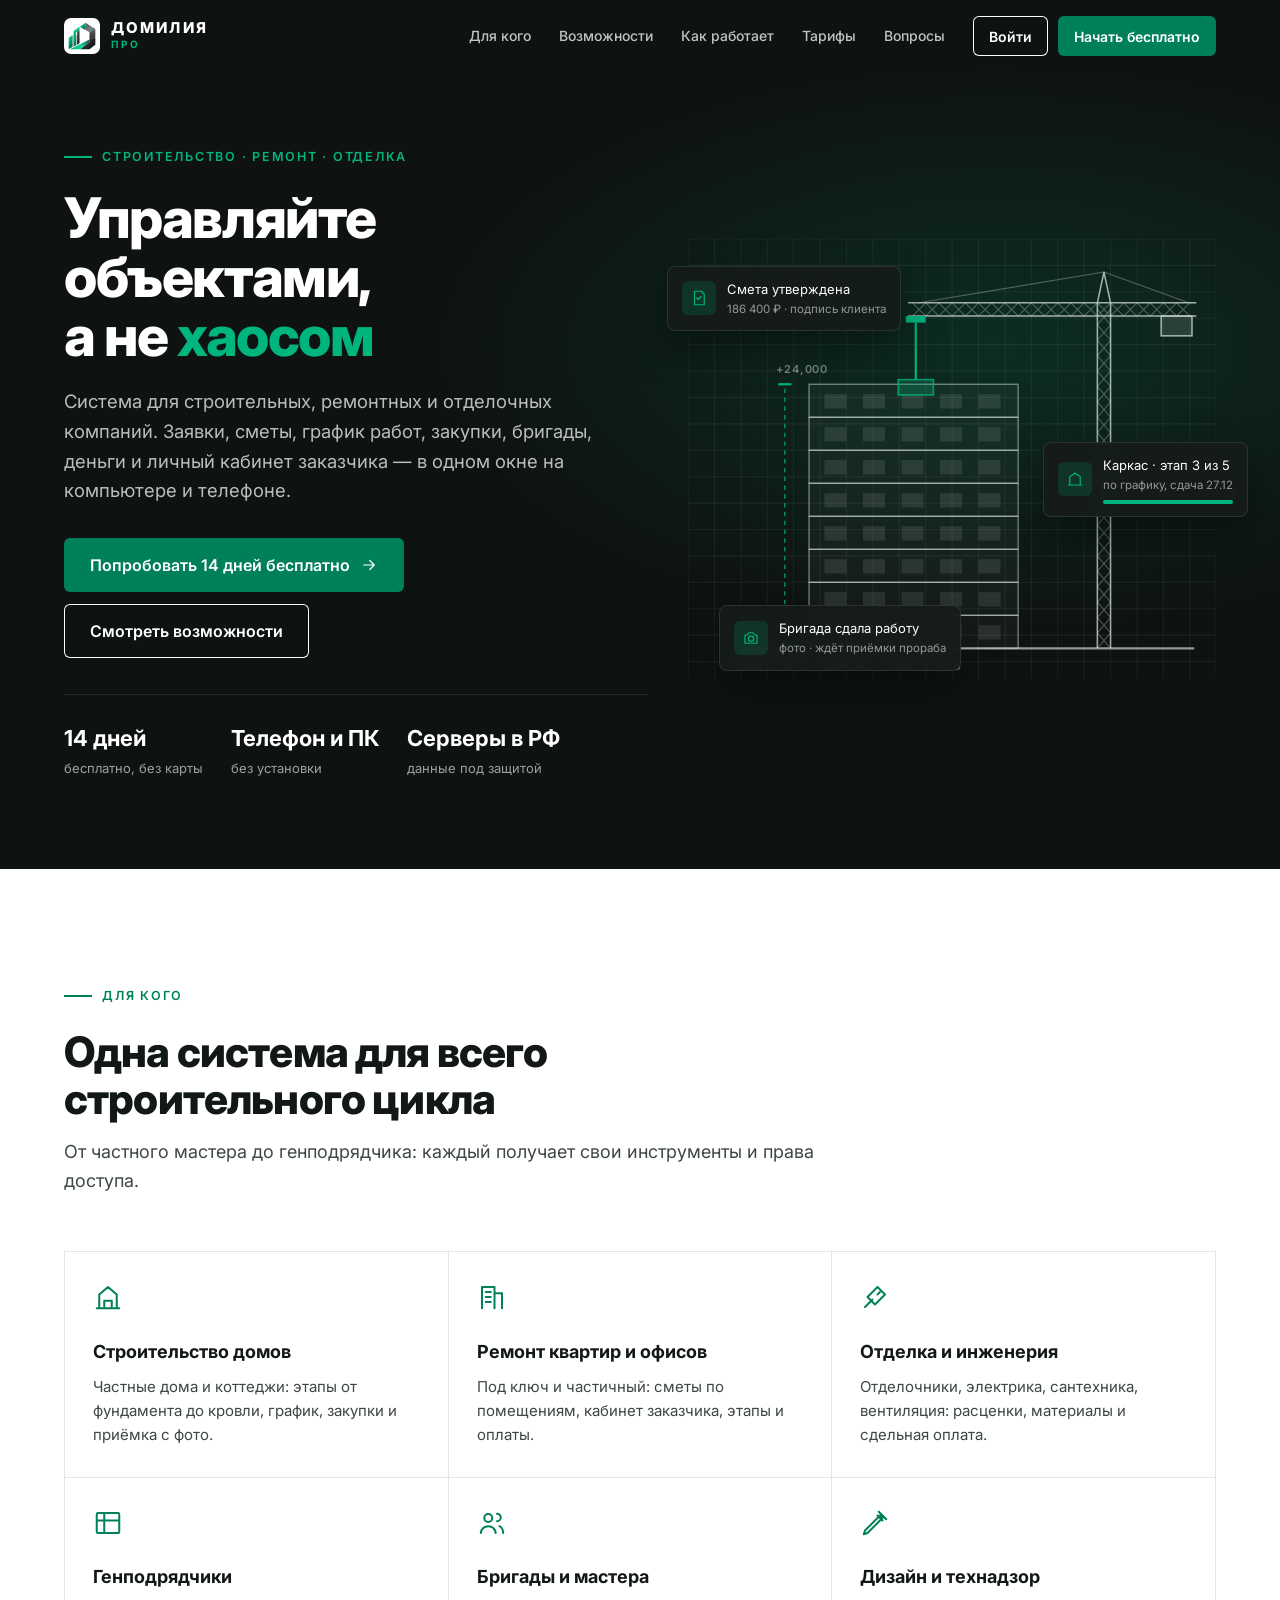
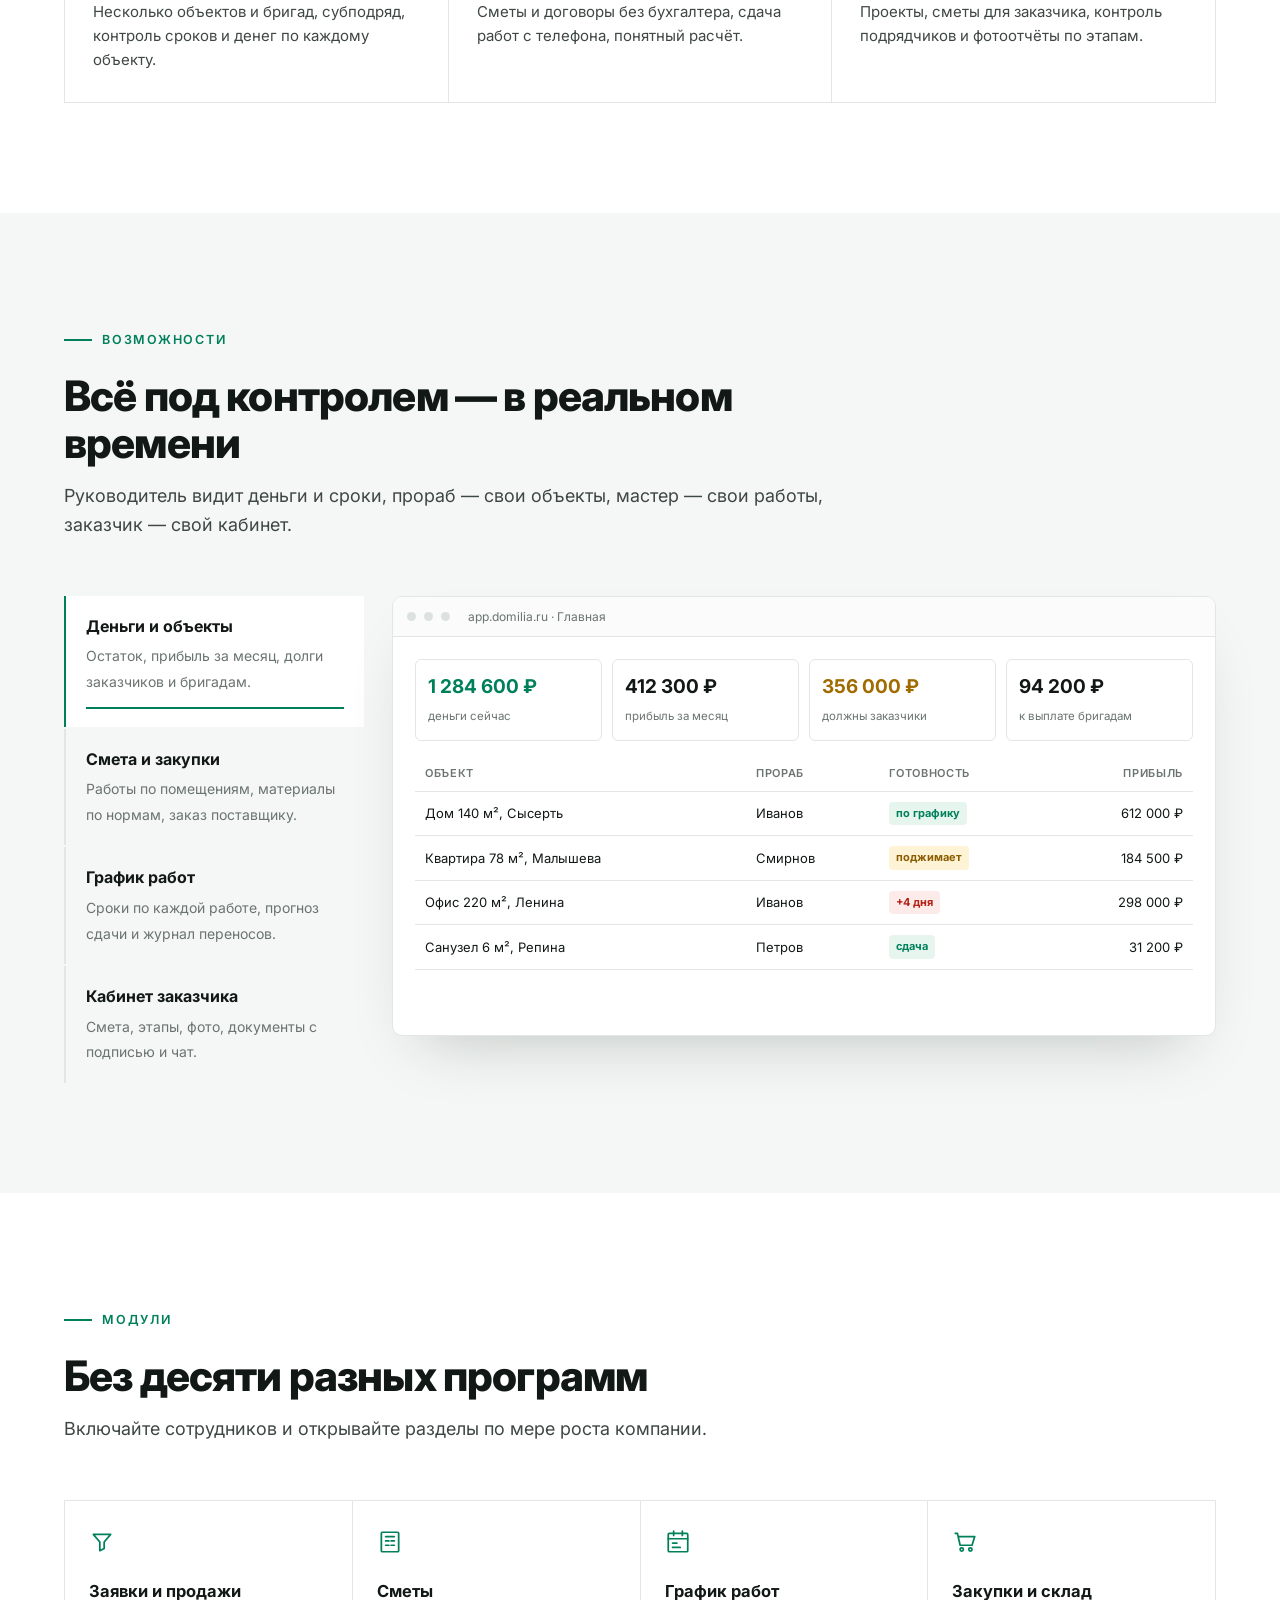
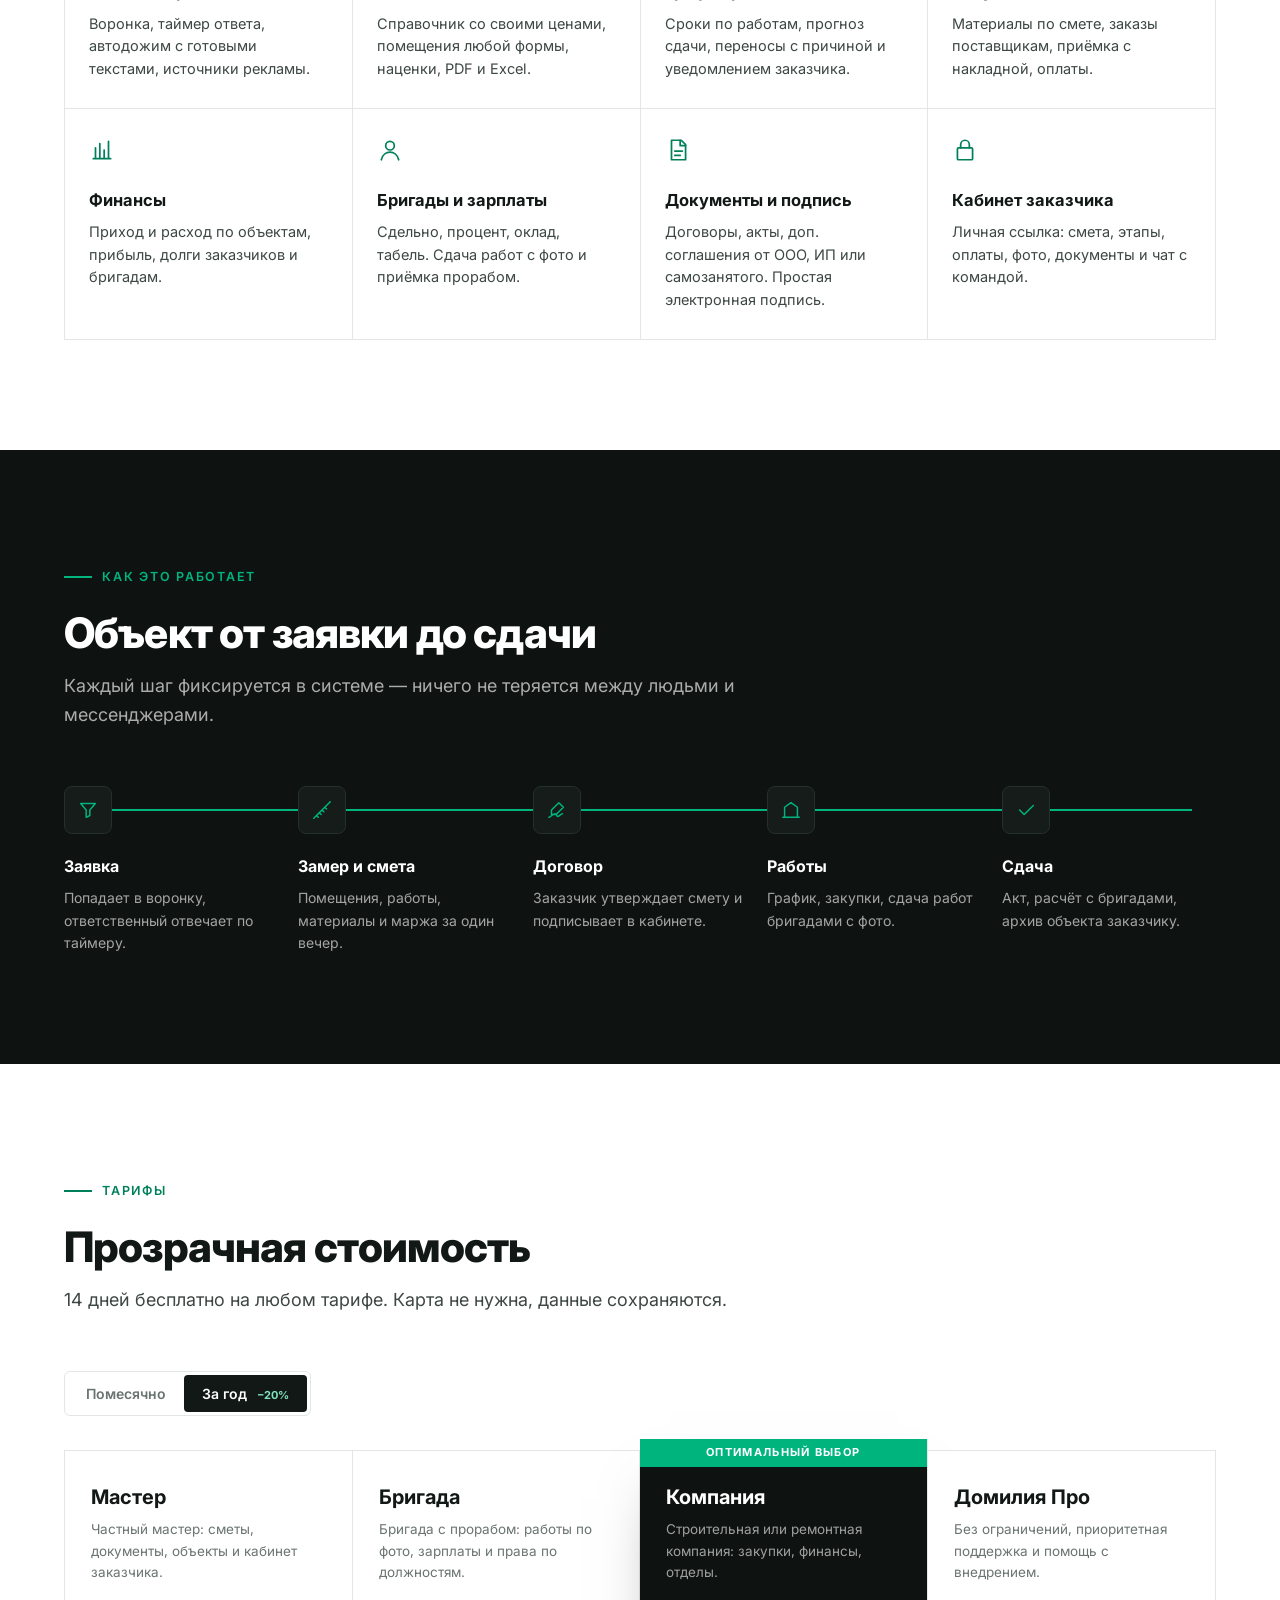
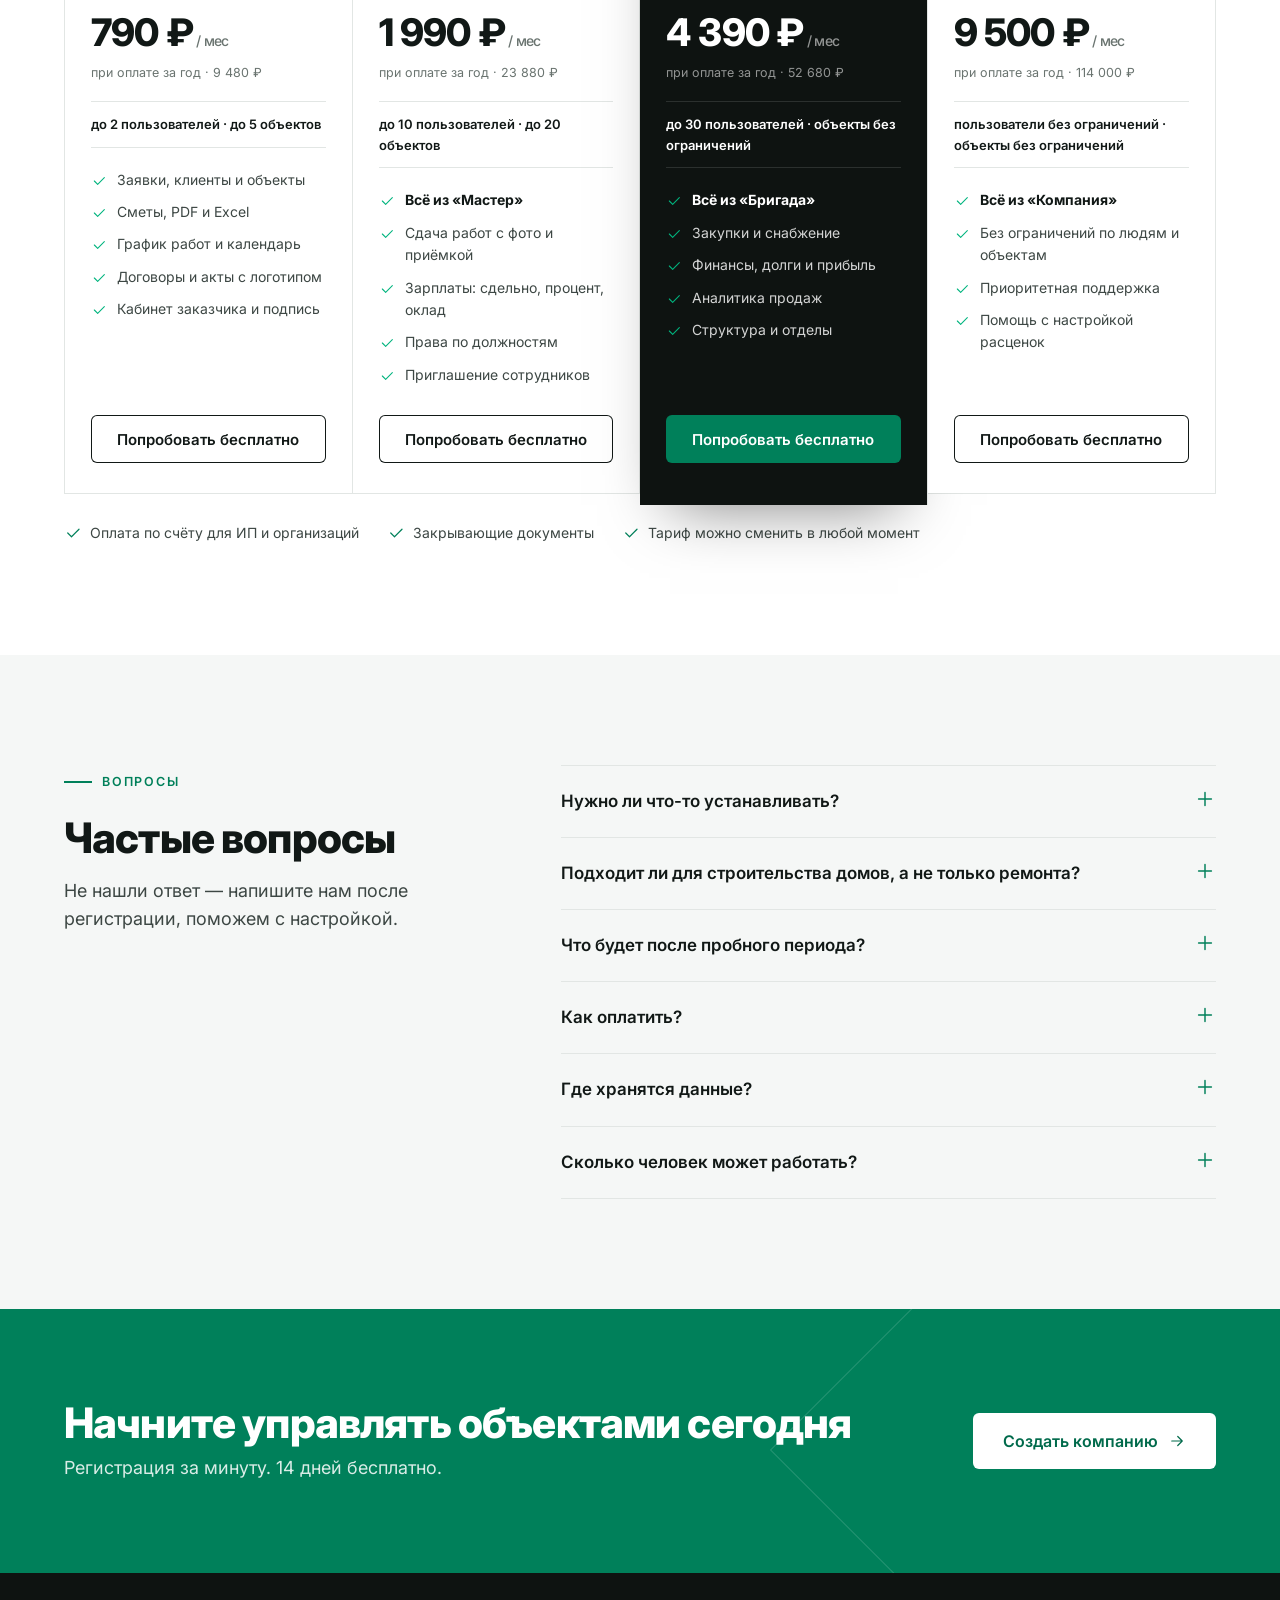
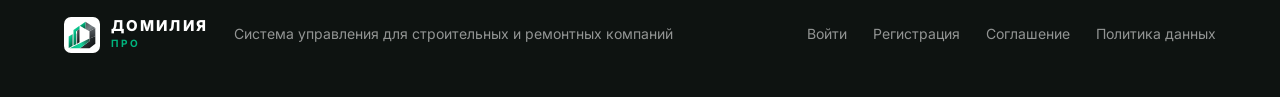
<file: index.html>
<!DOCTYPE html>
<html lang="ru">
<head>
<meta charset="utf-8">
<meta name="viewport" content="width=device-width, initial-scale=1, viewport-fit=cover">
<title>Домилия Про — система управления для строительных и ремонтных компаний</title>
<meta name="description" content="Заявки, сметы, объекты, график работ, закупки, бригады и зарплаты, финансы и личный кабинет заказчика. Для строительных, ремонтных и отделочных компаний. 14 дней бесплатно.">
<meta name="theme-color" content="#0E1311">
<link rel="icon" href="data:image/svg+xml,%3Csvg%20xmlns%3D%22http%3A%2F%2Fwww.w3.org%2F2000%2Fsvg%22%20viewBox%3D%220%200%2064%2064%22%3E%3Crect%20width%3D%2264%22%20height%3D%2264%22%20rx%3D%2211%22%20fill%3D%22%232B2F32%22%2F%3E%3Cg%20transform%3D%22translate(1%201)%20scale(0.135)%20translate(-40%20-36)%22%3E%3Cpath%20d%3D%22M208%2C431%20L351%2C328%20L351%2C286%20L438%2C252%20L438%2C363%20L351%2C431%20Z%22%20fill%3D%22%23fff%22%20fill-opacity%3D%220.55%22%2F%3E%3Cpath%20d%3D%22M351%2C179%20L438%2C129%20L438%2C252%20L351%2C286%20Z%22%20fill%3D%22%23fff%22%20fill-opacity%3D%220.72%22%2F%3E%3Cpath%20d%3D%22M290%2C36%20L438%2C129%20L351%2C179%20L290%2C143%20Z%22%20fill%3D%22%23fff%22%20fill-opacity%3D%220.88%22%2F%3E%3Cpath%20d%3D%22M208%2C94%20L290%2C36%20L290%2C143%20Z%22%20fill%3D%22%23fff%22%20fill-opacity%3D%221%22%2F%3E%3Cpath%20d%3D%22M55%2C432%20L351%2C286%20L351%2C328%20L208%2C431%20Z%22%20fill%3D%22%23fff%22%20fill-opacity%3D%221%22%2F%3E%3Cpath%20d%3D%22M202%2C94%20L112%2C159%20L112%2C390%20L150%2C370%20L150%2C182%20L202%2C145%20Z%22%20fill%3D%22%23fff%22%20fill-opacity%3D%221%22%2F%3E%3Cpath%20d%3D%22M202%2C145%20L166%2C170%20L166%2C363%20L202%2C343%20Z%22%20fill%3D%22%23fff%22%20fill-opacity%3D%220.6%22%2F%3E%3Cpath%20d%3D%22M95%2C221%20L40%2C257%20L40%2C427%20L95%2C398%20Z%22%20fill%3D%22%23fff%22%20fill-opacity%3D%221%22%2F%3E%3C%2Fg%3E%3Crect%20x%3D%2231%22%20y%3D%2231%22%20width%3D%2233%22%20height%3D%2233%22%20rx%3D%229%22%20fill%3D%22%23fff%22%2F%3E%3Ctext%20x%3D%2247.5%22%20y%3D%2257%22%20text-anchor%3D%22middle%22%20font-family%3D%22Arial%2CHelvetica%2Csans-serif%22%20font-weight%3D%22700%22%20font-size%3D%2227%22%20fill%3D%22%232B2F32%22%3E%D0%9F%3C%2Ftext%3E%3C%2Fsvg%3E">
<link rel="preconnect" href="https://fonts.googleapis.com"><link href="https://fonts.googleapis.com/css2?family=Inter:wght@400;500;600;700;800&display=swap" rel="stylesheet">
<script>
(function(){ var h = location.hash || '', t = null; try { t = JSON.parse(localStorage.getItem('dproSRV') || '{}').token; } catch(e){}
  if (/^#(join:|signup|login)/.test(h) || (t && !h && !/[?&]site/.test(location.search))) location.replace('app.html' + h); })();
</script>
<style>
:root{--ink:#111816;--ink2:#3D4744;--mut:#6A7470;--line:#E2E6E4;--bg:#F5F7F6;--g:#00B47E;--g2:#00805A;--g3:#006A4B;--gl:#E7F5EF;--dk:#0E1311;--dk2:#151C19;--dkl:#24302C;--r:6px}
*{box-sizing:border-box}html{scroll-behavior:smooth;-webkit-text-size-adjust:100%}body{margin:0;font:400 16px/1.6 Inter,-apple-system,Segoe UI,Roboto,Arial,sans-serif;color:var(--ink);background:#fff;-webkit-font-smoothing:antialiased}
a{color:inherit;text-decoration:none}.w{max-width:1200px;margin:0 auto;padding:0 24px}
svg.i{width:22px;height:22px;fill:none;stroke:currentColor;stroke-width:1.6;stroke-linecap:round;stroke-linejoin:round;flex:none}
.btn{display:inline-flex;align-items:center;justify-content:center;gap:10px;height:48px;padding:0 22px;border-radius:var(--r);background:var(--g2);color:#fff;font:600 15px Inter,sans-serif;border:0;cursor:pointer;white-space:nowrap;transition:background .15s,transform .15s}.btn:hover{background:var(--g3)}.btn:active{transform:translateY(1px)}
.btn.o{background:transparent;color:inherit;box-shadow:inset 0 0 0 1px currentColor}.btn.o:hover{background:rgba(127,127,127,.08)}.btn.s{height:40px;padding:0 16px;font-size:14px}.btn svg.i{width:18px;height:18px}
/* шапка */
.hd{position:fixed;top:0;left:0;right:0;z-index:20;transition:background .2s,border-color .2s;border-bottom:1px solid transparent;color:#fff}.hd.sc{background:rgba(14,19,17,.92);backdrop-filter:blur(12px);border-color:rgba(255,255,255,.08)}
.hd .w{display:flex;align-items:center;gap:28px;height:72px}.lg{display:flex;align-items:center;gap:11px}.lg .mk{width:36px;height:36px;background:#fff;border-radius:7px;padding:4px}.lg .mk svg{width:100%;height:100%;display:block}.lg b{display:block;font-weight:800;letter-spacing:.14em;font-size:15px;line-height:1.1}.lg small{display:block;font-size:10px;letter-spacing:.32em;color:var(--g);font-weight:700}
.nv{display:flex;gap:28px;margin-left:auto}.nv a{font-size:14px;font-weight:500;color:rgba(255,255,255,.75);transition:color .15s}.nv a:hover{color:#fff}.hd .act{display:flex;gap:10px}.mn{display:none;margin-left:auto;background:none;border:0;color:#fff;padding:8px;cursor:pointer}
/* первый экран */
.hero{background:var(--dk);color:#fff;padding:140px 0 90px;position:relative;overflow:hidden}
.hero::before{content:'';position:absolute;inset:0;background:radial-gradient(800px 400px at 78% 40%,rgba(0,180,126,.16),transparent 70%)}
.hero .w{position:relative;display:grid;grid-template-columns:1.05fr .95fr;gap:40px;align-items:center}
.eyebrow{display:inline-flex;align-items:center;gap:10px;font-size:12.5px;font-weight:600;letter-spacing:.14em;text-transform:uppercase;color:var(--g);margin-bottom:22px}.eyebrow::before{content:'';width:28px;height:2px;background:var(--g)}
h1{font-size:56px;line-height:1.05;letter-spacing:-.025em;margin:0 0 22px;font-weight:800}h1 em{font-style:normal;color:var(--g)}
.lead{font-size:18.5px;line-height:1.6;color:rgba(255,255,255,.72);margin:0 0 32px;max-width:560px}
.ctas{display:flex;gap:12px;flex-wrap:wrap}.ctas .btn{height:54px;padding:0 26px;font-size:16px}.ctas .btn.o{color:#fff}
.facts{display:flex;gap:28px;margin-top:36px;padding-top:26px;border-top:1px solid rgba(255,255,255,.1);flex-wrap:wrap}.facts div{font-size:13px;color:rgba(255,255,255,.6)}.facts b{display:block;font-size:22px;color:#fff;font-weight:700;margin-bottom:2px}
.scene{position:relative;color:#C9D4CF;aspect-ratio:480/400}.scene .bld{width:100%;height:100%;display:block}
.fc{position:absolute;background:rgba(21,28,25,.92);border:1px solid rgba(255,255,255,.1);border-radius:8px;padding:12px 14px;font-size:13px;color:#fff;backdrop-filter:blur(8px);box-shadow:0 18px 40px rgba(0,0,0,.35);display:flex;gap:11px;align-items:center;animation:fl 6s ease-in-out infinite;min-width:200px}
.fc small{display:block;color:rgba(255,255,255,.55);font-size:11.5px}.fc .dt{width:34px;height:34px;border-radius:6px;background:rgba(0,180,126,.16);color:var(--g);display:grid;place-items:center;flex:none}.fc .dt svg.i{width:18px;height:18px}
.fc.a{top:6%;left:-4%}.fc.b{top:46%;right:-6%;animation-delay:-2s}.fc.c{bottom:2%;left:6%;animation-delay:-4s}
.fc .pb{height:4px;background:rgba(255,255,255,.12);border-radius:2px;margin-top:6px;overflow:hidden}.fc .pb i{display:block;height:100%;background:var(--g);animation:pb 12s linear infinite}
@keyframes fl{0%,100%{transform:translateY(0)}50%{transform:translateY(-10px)}}@keyframes pb{0%{width:8%}90%{width:96%}100%{width:96%}}
/* секции */
section{padding:110px 0}.sh{max-width:760px;margin-bottom:56px}.sh.c{text-align:center;margin-left:auto;margin-right:auto}.sh .eyebrow{color:var(--g2)}.sh .eyebrow::before{background:var(--g2)}
h2{font-size:42px;line-height:1.12;letter-spacing:-.02em;margin:0 0 16px;font-weight:800}.sh p{font-size:18px;color:var(--ink2);margin:0}
/* сегменты */
.seg{display:grid;grid-template-columns:repeat(3,1fr);border-top:1px solid var(--line);border-left:1px solid var(--line)}.seg div{border-right:1px solid var(--line);border-bottom:1px solid var(--line);padding:30px 28px;transition:background .2s}.seg div:hover{background:var(--bg)}.seg svg.i{width:30px;height:30px;color:var(--g2);margin-bottom:18px}.seg h3{margin:0 0 8px;font-size:18px;font-weight:700}.seg p{margin:0;color:var(--ink2);font-size:15px}
/* превью продукта */
.prod{background:var(--bg)}.pv{display:grid;grid-template-columns:300px 1fr;gap:28px;align-items:start}
.pvt{display:flex;flex-direction:column;gap:2px}.pvt button{all:unset;cursor:pointer;padding:18px 20px;border-left:2px solid var(--line);transition:.2s}.pvt button b{display:block;font-size:16px;font-weight:700;margin-bottom:4px}.pvt button span{font-size:14px;color:var(--mut);line-height:1.5}.pvt button.on{border-color:var(--g2);background:#fff}.pvt button .tb{height:2px;background:var(--line);margin-top:12px;overflow:hidden;display:none}.pvt button.on .tb{display:block}.pvt button.on .tb i{display:block;height:100%;background:var(--g2);animation:tb 6s linear forwards}@keyframes tb{from{width:0}to{width:100%}}
.scr{background:#fff;border:1px solid var(--line);border-radius:10px;box-shadow:0 30px 60px -30px rgba(10,30,20,.25);overflow:hidden;min-height:440px}
.scr .tbar{display:flex;align-items:center;gap:8px;padding:10px 14px;border-bottom:1px solid var(--line);background:#FAFBFA}.scr .tbar i{width:9px;height:9px;border-radius:50%;background:#DDE2E0}.scr .tbar span{margin-left:10px;font-size:12px;color:var(--mut)}
.pane{display:none;padding:22px;animation:pin .4s ease}.pane.on{display:block}@keyframes pin{from{opacity:0;transform:translateY(8px)}}
.krow{display:grid;grid-template-columns:repeat(4,1fr);gap:10px;margin-bottom:16px}.k{border:1px solid var(--line);border-radius:6px;padding:12px}.k b{display:block;font-size:19px}.k span{font-size:11.5px;color:var(--mut)}.k b.g{color:var(--g2)}.k b.y{color:#A16B00}
.tbl{width:100%;border-collapse:collapse;font-size:13px}.tbl th{text-align:left;font-size:11px;letter-spacing:.06em;text-transform:uppercase;color:var(--mut);font-weight:600;padding:8px 10px;border-bottom:1px solid var(--line)}.tbl td{padding:10px;border-bottom:1px solid var(--line)}.tbl td.n,.tbl th.n{text-align:right;white-space:nowrap}
.st{display:inline-block;font-size:11px;font-weight:700;padding:3px 7px;border-radius:4px;background:var(--gl);color:var(--g2)}.st.y{background:#FFF3D6;color:#8A5E00}.st.r{background:#FDEBEA;color:#B42318}
.gant{display:grid;gap:8px}.gl{display:grid;grid-template-columns:170px 1fr;gap:12px;align-items:center;font-size:13px}.gl div{height:14px;background:var(--bg);border-radius:3px;position:relative}.gl div i{position:absolute;top:0;bottom:0;border-radius:3px;background:var(--g)}.gl div i.d{background:#9FD9C3}.gl div i.l{background:#E5534B}
.cab{max-width:340px;margin:0 auto;border:1px solid var(--line);border-radius:12px;padding:16px;font-size:13.5px}.cab .ring{display:flex;align-items:center;gap:14px;margin:10px 0 14px}.cab .ring b{font-size:26px}.cab .ln{display:flex;justify-content:space-between;padding:8px 0;border-top:1px solid var(--line)}.cab .bt{display:block;text-align:center;background:var(--g2);color:#fff;border-radius:6px;padding:11px;font-weight:600;margin-top:12px}
/* модули */
.mods{display:grid;grid-template-columns:repeat(4,1fr);gap:1px;background:var(--line);border:1px solid var(--line)}.mod{background:#fff;padding:28px 24px;transition:background .2s}.mod:hover{background:var(--bg)}.mod svg.i{color:var(--g2);width:26px;height:26px}.mod h3{font-size:16.5px;margin:16px 0 8px;font-weight:700}.mod p{margin:0;font-size:14.5px;color:var(--ink2);line-height:1.55}
/* процесс */
.proc{background:var(--dk);color:#fff}.proc h2{color:#fff}.proc .sh p{color:rgba(255,255,255,.65)}.proc .sh .eyebrow{color:var(--g)}.proc .sh .eyebrow::before{background:var(--g)}
.flow{position:relative;display:grid;grid-template-columns:repeat(5,1fr);gap:20px}.flow::before{content:'';position:absolute;top:23px;left:24px;right:24px;height:2px;background:rgba(255,255,255,.12)}.flow .ln{position:absolute;top:23px;left:24px;height:2px;background:var(--g);width:0;transition:width 2.4s cubic-bezier(.3,.8,.2,1)}.flow.in .ln{width:calc(100% - 48px)}
.flow>div{position:relative}.flow .n{width:48px;height:48px;border-radius:8px;background:var(--dk2);border:1px solid var(--dkl);display:grid;place-items:center;color:var(--g);margin-bottom:20px;position:relative;z-index:1}.flow h3{font-size:16px;margin:0 0 8px}.flow p{margin:0;font-size:14px;color:rgba(255,255,255,.62)}
/* тарифы */
.tg{display:inline-flex;border:1px solid var(--line);border-radius:var(--r);padding:3px;margin-bottom:34px;background:#fff}.tg button{border:0;background:none;font:600 14px Inter,sans-serif;padding:10px 18px;border-radius:4px;cursor:pointer;color:var(--mut)}.tg button.on{background:var(--ink);color:#fff}.tg em{font-style:normal;font-size:11px;color:var(--g);margin-left:6px;font-weight:700}.tg button.on em{color:#7FE3BF}
.pl{display:grid;grid-template-columns:repeat(4,1fr);border:1px solid var(--line)}.p{padding:30px 26px;border-right:1px solid var(--line);display:flex;flex-direction:column;position:relative;background:#fff}.p:last-child{border-right:0}.p.pop{background:var(--dk);color:#fff;margin:-12px 0;padding-top:42px;padding-bottom:42px;box-shadow:0 30px 60px -30px rgba(0,0,0,.5)}.p .bdg{position:absolute;top:0;left:0;right:0;background:var(--g);color:#fff;font-size:11px;font-weight:700;letter-spacing:.12em;text-transform:uppercase;text-align:center;padding:5px}
.p h3{margin:0 0 6px;font-size:20px}.p .hint{color:var(--mut);font-size:13.5px;min-height:62px;margin-bottom:18px}.p.pop .hint{color:rgba(255,255,255,.6)}.p .pr{font-size:38px;font-weight:800;letter-spacing:-.02em}.p .pr small{font-size:14px;font-weight:500;color:var(--mut)}.p.pop .pr small,.p.pop .sub{color:rgba(255,255,255,.55)}.p .sub{font-size:12.5px;color:var(--mut);margin-bottom:18px}
.p .lim{font-size:13px;font-weight:600;padding:12px 0;border-top:1px solid var(--line);border-bottom:1px solid var(--line);margin-bottom:16px}.p.pop .lim{border-color:rgba(255,255,255,.12)}
.p ul{list-style:none;margin:0 0 24px;padding:0;font-size:14px;flex:1}.p li{display:flex;gap:10px;padding:5px 0;color:var(--ink2)}.p.pop li{color:rgba(255,255,255,.82)}.p li svg.i{width:16px;height:16px;color:var(--g);margin-top:4px}.p li.inh{font-weight:700;color:inherit}
.p .btn{width:100%}.p:not(.pop) .btn{background:transparent;color:var(--ink);box-shadow:inset 0 0 0 1px var(--ink)}.p:not(.pop) .btn:hover{background:var(--ink);color:#fff}
.pnote{display:flex;gap:28px;flex-wrap:wrap;margin-top:28px;font-size:14px;color:var(--ink2)}.pnote span{display:flex;gap:8px;align-items:center}.pnote svg.i{width:18px;height:18px;color:var(--g2)}
/* вопросы */
.faq{display:grid;grid-template-columns:.8fr 1.2fr;gap:60px}.qa details{border-top:1px solid var(--line);padding:22px 0}.qa details:last-child{border-bottom:1px solid var(--line)}.qa summary{list-style:none;cursor:pointer;display:flex;justify-content:space-between;gap:20px;font-size:17px;font-weight:600}.qa summary::-webkit-details-marker{display:none}.qa summary svg.i{transition:transform .2s;color:var(--g2)}.qa details[open] summary svg.i{transform:rotate(45deg)}.qa p{margin:12px 0 0;color:var(--ink2)}
/* финал */
.cta{background:var(--g2);color:#fff;padding:90px 0;position:relative;overflow:hidden}.cta::after{content:'';position:absolute;right:-120px;top:-120px;width:520px;height:520px;border:1px solid rgba(255,255,255,.15);transform:rotate(45deg)}.cta .w{display:flex;align-items:center;justify-content:space-between;gap:30px;flex-wrap:wrap;position:relative;z-index:1}.cta h2{color:#fff;margin:0 0 8px}.cta p{margin:0;opacity:.85;font-size:18px}.cta .btn{background:#fff;color:var(--g3);height:56px;padding:0 30px;font-size:16px}.cta .btn:hover{background:#EFFFF8}
.ft{background:var(--dk);color:rgba(255,255,255,.55);padding:44px 0;font-size:14px}.ft .w{display:flex;gap:26px;flex-wrap:wrap;align-items:center}.ft .lg{color:#fff}.ft .sp{flex:1}.ft a:hover{color:#fff}
/* появление при прокрутке */
.rv{opacity:0;transform:translateY(24px);transition:opacity .8s ease,transform .8s cubic-bezier(.2,.8,.2,1)}.rv.in{opacity:1;transform:none}.rv.d1{transition-delay:.1s}.rv.d2{transition-delay:.2s}.rv.d3{transition-delay:.3s}
@media (prefers-reduced-motion:reduce){.rv{opacity:1;transform:none;transition:none}.fc{animation:none}}
/* адаптив */
@media (max-width:1080px){.hero .w{grid-template-columns:1fr}.scene{max-width:560px;margin:10px auto 0;width:100%}.mods{grid-template-columns:repeat(2,1fr)}.pl{grid-template-columns:repeat(2,1fr)}.p:nth-child(2){border-right:0}.p:nth-child(-n+2){border-bottom:1px solid var(--line)}.p.pop{margin:0}.pv{grid-template-columns:1fr}.pvt{flex-direction:row;overflow-x:auto}.pvt button{border-left:0;border-bottom:2px solid var(--line);min-width:220px}.faq{grid-template-columns:1fr;gap:20px}}
@media (max-width:760px){.w{padding:0 18px}.nv,.hd .act{display:none}.mn{display:block}.hd.open{background:var(--dk)}.hd.open .nv{display:flex;position:absolute;top:72px;left:0;right:0;flex-direction:column;gap:0;background:var(--dk);padding:8px 18px 18px;border-bottom:1px solid rgba(255,255,255,.1)}.hd.open .nv a{padding:14px 0;border-bottom:1px solid rgba(255,255,255,.07);font-size:16px}.hd.open .nv .mact{display:flex}
  .hero{padding:108px 0 64px}h1{font-size:38px}.lead{font-size:16.5px}.ctas .btn{width:100%}.facts{gap:20px}.facts b{font-size:19px}
  .fc{min-width:0;padding:9px 11px;font-size:12px}.fc .dt{width:28px;height:28px}.fc.a{left:0;top:2%}.fc.b{right:0}.fc.c{left:2%}
  section{padding:72px 0}h2{font-size:30px}.sh{margin-bottom:36px}.sh p{font-size:16px}
  .seg{grid-template-columns:1fr}.mods{grid-template-columns:1fr}.krow{grid-template-columns:repeat(2,1fr)}.gl{grid-template-columns:110px 1fr}.pane{padding:16px}
  .flow{grid-template-columns:1fr;gap:26px}.flow::before,.flow .ln{left:23px;right:auto;top:24px;bottom:24px;width:2px;height:auto}.flow .ln{height:0;transition:height 2.4s}.flow.in .ln{width:2px;height:calc(100% - 48px)}.flow>div{display:grid;grid-template-columns:48px 1fr;gap:16px}.flow .n{margin:0}
  .pl{grid-template-columns:1fr}.p{border-right:0;border-bottom:1px solid var(--line)}.cta{padding:64px 0}.cta .btn{width:100%}}
.mact{display:none;gap:10px;padding-top:14px}.mact .btn{flex:1}
</style>
</head>
<body>
<header class="hd" id="hd"><div class="w">
  <a class="lg" href="#top"><span class="mk"><svg xmlns="http://www.w3.org/2000/svg" viewBox="30 26 418 415"><defs><linearGradient id="gG" x1="0" y1="0" x2="0.35" y2="1"><stop offset="0" stop-color="#1FE6AA"/><stop offset=".45" stop-color="#00B47E"/><stop offset="1" stop-color="#006C4C"/></linearGradient><linearGradient id="gBand" x1="55" y1="432" x2="351" y2="300" gradientUnits="userSpaceOnUse"><stop offset="0" stop-color="#00B47E"/><stop offset=".55" stop-color="#14D69C"/><stop offset="1" stop-color="#2A4A42"/></linearGradient><linearGradient id="gRoof" x1="290" y1="36" x2="400" y2="160" gradientUnits="userSpaceOnUse"><stop offset="0" stop-color="#4A4F53"/><stop offset=".7" stop-color="#7C8488"/><stop offset="1" stop-color="#5C6367"/></linearGradient><linearGradient id="gSide" x1="0" y1="0" x2="0" y2="1"><stop offset="0" stop-color="#5A6064"/><stop offset="1" stop-color="#2B2F32"/></linearGradient><linearGradient id="gLow" x1="230" y1="300" x2="420" y2="430" gradientUnits="userSpaceOnUse"><stop offset="0" stop-color="#3A4044"/><stop offset="1" stop-color="#0E1011"/></linearGradient><linearGradient id="gLeg" x1="0" y1="0" x2="0" y2="1"><stop offset="0" stop-color="#4C5357"/><stop offset="1" stop-color="#16191B"/></linearGradient></defs><path fill="url(#gLow)" d="M208,431 L351,328 L351,286 L438,252 L438,363 L351,431 Z"/><path fill="url(#gSide)" d="M351,179 L438,129 L438,252 L351,286 Z"/><path fill="url(#gRoof)" d="M290,36 L438,129 L351,179 L290,143 Z"/><path fill="url(#gG)" d="M208,94 L290,36 L290,143 Z"/><path fill="url(#gBand)" d="M55,432 L351,286 L351,328 L208,431 Z"/><path fill="url(#gG)" d="M202,94 L112,159 L112,390 L150,370 L150,182 L202,145 Z"/><path fill="url(#gLeg)" d="M202,145 L166,170 L166,363 L202,343 Z"/><path fill="#0C3A2B" d="M150,214 L154,212 L154,368 L150,370 Z"/><path fill="url(#gG)" d="M95,221 L40,257 L40,427 L95,398 Z"/><path fill="#0C3A2B" d="M95,221 L99,226 L99,396 L95,398 Z"/></svg>
</span><span><b>ДОМИЛИЯ</b><small>ПРО</small></span></a>
  <nav class="nv" id="nv"><a href="#who">Для кого</a><a href="#product">Возможности</a><a href="#process">Как работает</a><a href="#pricing">Тарифы</a><a href="#faq">Вопросы</a><div class="mact"><a class="btn o s" href="app.html#login">Войти</a><a class="btn s" href="app.html#signup">Начать бесплатно</a></div></nav>
  <div class="act"><a class="btn o s" href="app.html#login">Войти</a><a class="btn s" href="app.html#signup">Начать бесплатно</a></div>
  <button class="mn" aria-label="Меню" onclick="document.getElementById('hd').classList.toggle('open')"><svg class="i" viewBox="0 0 24 24"><path d="M4 7h16M4 12h16M4 17h16"/></svg></button>
</div></header>

<div class="hero" id="top"><div class="w">
  <div>
    <div class="eyebrow">Строительство · ремонт · отделка</div>
    <h1>Управляйте объектами,<br>а&nbsp;не&nbsp;<em>хаосом</em></h1>
    <p class="lead">Система для строительных, ремонтных и отделочных компаний. Заявки, сметы, график работ, закупки, бригады, деньги и личный кабинет заказчика — в одном окне на компьютере и телефоне.</p>
    <div class="ctas"><a class="btn" href="app.html#signup">Попробовать 14 дней бесплатно <svg class="i" viewBox="0 0 24 24"><path d="M5 12h14M13 6l6 6-6 6"/></svg></a><a class="btn o" href="#product">Смотреть возможности</a></div>
    <div class="facts"><div><b>14 дней</b>бесплатно, без карты</div><div><b>Телефон и ПК</b>без установки</div><div><b>Серверы в РФ</b>данные под защитой</div></div>
  </div>
  <div class="scene"><svg class="bld" viewBox="0 0 480 400" xmlns="http://www.w3.org/2000/svg" aria-hidden="true"><style>
.bld{--ln:currentColor;--ac:#00B47E}.bld .gr line{stroke:var(--ln);stroke-opacity:.07}.bld .fs{fill:var(--ln);fill-opacity:.04;stroke:var(--ln);stroke-opacity:.55;stroke-width:1.2}.bld .wn{fill:var(--ln);fill-opacity:.12}
@keyframes fl0{0%,6.0%{opacity:0;transform:translateY(-14px)}10.0%,90%{opacity:1;transform:none}96%,100%{opacity:0;transform:none}}.fl0{animation:fl0 12s cubic-bezier(.2,.8,.2,1) infinite}@keyframes fl1{0%,14.5%{opacity:0;transform:translateY(-14px)}18.5%,90%{opacity:1;transform:none}96%,100%{opacity:0;transform:none}}.fl1{animation:fl1 12s cubic-bezier(.2,.8,.2,1) infinite}@keyframes fl2{0%,23.0%{opacity:0;transform:translateY(-14px)}27.0%,90%{opacity:1;transform:none}96%,100%{opacity:0;transform:none}}.fl2{animation:fl2 12s cubic-bezier(.2,.8,.2,1) infinite}@keyframes fl3{0%,31.5%{opacity:0;transform:translateY(-14px)}35.5%,90%{opacity:1;transform:none}96%,100%{opacity:0;transform:none}}.fl3{animation:fl3 12s cubic-bezier(.2,.8,.2,1) infinite}@keyframes fl4{0%,40.0%{opacity:0;transform:translateY(-14px)}44.0%,90%{opacity:1;transform:none}96%,100%{opacity:0;transform:none}}.fl4{animation:fl4 12s cubic-bezier(.2,.8,.2,1) infinite}@keyframes fl5{0%,48.5%{opacity:0;transform:translateY(-14px)}52.5%,90%{opacity:1;transform:none}96%,100%{opacity:0;transform:none}}.fl5{animation:fl5 12s cubic-bezier(.2,.8,.2,1) infinite}@keyframes fl6{0%,57.0%{opacity:0;transform:translateY(-14px)}61.0%,90%{opacity:1;transform:none}96%,100%{opacity:0;transform:none}}.fl6{animation:fl6 12s cubic-bezier(.2,.8,.2,1) infinite}@keyframes fl7{0%,65.5%{opacity:0;transform:translateY(-14px)}69.5%,90%{opacity:1;transform:none}96%,100%{opacity:0;transform:none}}.fl7{animation:fl7 12s cubic-bezier(.2,.8,.2,1) infinite}@keyframes wn{0%,30%{fill:var(--ln);fill-opacity:.12}36%,88%{fill:var(--ac);fill-opacity:.85}96%,100%{fill-opacity:.12}}.w0{animation:wn 12s infinite;animation-delay:0.9s}.w1{animation:wn 12s infinite;animation-delay:2.0s}.w2{animation:wn 12s infinite;animation-delay:3.1s}.w3{animation:wn 12s infinite;animation-delay:4.2s}.w4{animation:wn 12s infinite;animation-delay:5.3s}.w5{animation:wn 12s infinite;animation-delay:6.4s}.w6{animation:wn 12s infinite;animation-delay:7.5s}
.bld .cr{stroke:var(--ln);stroke-opacity:.8;stroke-width:1.4;fill:none}.bld .cr2{stroke:var(--ln);stroke-opacity:.35;stroke-width:1}.bld .ac{stroke:var(--ac);stroke-width:2}.bld .acf{fill:var(--ac)}
.bld .dim{stroke:var(--ac);stroke-width:1;stroke-dasharray:4 4;fill:none;animation:dm 3s linear infinite}@keyframes dm{to{stroke-dashoffset:-32}}
.bld .base{stroke:var(--ln);stroke-opacity:.7;stroke-width:2}.bld text{fill:var(--ln);fill-opacity:.55;font:600 10px Inter,Arial,sans-serif;letter-spacing:.08em}
@media (prefers-reduced-motion:reduce){.bld *{animation:none!important}}
</style>
<g class="gr"><line x1="0" y1="0" x2="0" y2="400"/><line x1="24" y1="0" x2="24" y2="400"/><line x1="48" y1="0" x2="48" y2="400"/><line x1="72" y1="0" x2="72" y2="400"/><line x1="96" y1="0" x2="96" y2="400"/><line x1="120" y1="0" x2="120" y2="400"/><line x1="144" y1="0" x2="144" y2="400"/><line x1="168" y1="0" x2="168" y2="400"/><line x1="192" y1="0" x2="192" y2="400"/><line x1="216" y1="0" x2="216" y2="400"/><line x1="240" y1="0" x2="240" y2="400"/><line x1="264" y1="0" x2="264" y2="400"/><line x1="288" y1="0" x2="288" y2="400"/><line x1="312" y1="0" x2="312" y2="400"/><line x1="336" y1="0" x2="336" y2="400"/><line x1="360" y1="0" x2="360" y2="400"/><line x1="384" y1="0" x2="384" y2="400"/><line x1="408" y1="0" x2="408" y2="400"/><line x1="432" y1="0" x2="432" y2="400"/><line x1="456" y1="0" x2="456" y2="400"/><line x1="480" y1="0" x2="480" y2="400"/><line x1="0" y1="0" x2="480" y2="0"/><line x1="0" y1="24" x2="480" y2="24"/><line x1="0" y1="48" x2="480" y2="48"/><line x1="0" y1="72" x2="480" y2="72"/><line x1="0" y1="96" x2="480" y2="96"/><line x1="0" y1="120" x2="480" y2="120"/><line x1="0" y1="144" x2="480" y2="144"/><line x1="0" y1="168" x2="480" y2="168"/><line x1="0" y1="192" x2="480" y2="192"/><line x1="0" y1="216" x2="480" y2="216"/><line x1="0" y1="240" x2="480" y2="240"/><line x1="0" y1="264" x2="480" y2="264"/><line x1="0" y1="288" x2="480" y2="288"/><line x1="0" y1="312" x2="480" y2="312"/><line x1="0" y1="336" x2="480" y2="336"/><line x1="0" y1="360" x2="480" y2="360"/><line x1="0" y1="384" x2="480" y2="384"/></g>
<line class="base" x1="40" y1="372" x2="460" y2="372"/>
<g class="fl0"><rect class="fs" x="110" y="342" width="190" height="30"/><rect class="wn w0" x="124" y="351" width="20" height="13"/><rect class="wn w1" x="159" y="351" width="20" height="13"/><rect class="wn w2" x="194" y="351" width="20" height="13"/><rect class="wn w3" x="229" y="351" width="20" height="13"/><rect class="wn w4" x="264" y="351" width="20" height="13"/></g><g class="fl1"><rect class="fs" x="110" y="312" width="190" height="30"/><rect class="wn w5" x="124" y="321" width="20" height="13"/><rect class="wn w6" x="159" y="321" width="20" height="13"/><rect class="wn w0" x="194" y="321" width="20" height="13"/><rect class="wn w1" x="229" y="321" width="20" height="13"/><rect class="wn w2" x="264" y="321" width="20" height="13"/></g><g class="fl2"><rect class="fs" x="110" y="282" width="190" height="30"/><rect class="wn w3" x="124" y="291" width="20" height="13"/><rect class="wn w4" x="159" y="291" width="20" height="13"/><rect class="wn w5" x="194" y="291" width="20" height="13"/><rect class="wn w6" x="229" y="291" width="20" height="13"/><rect class="wn w0" x="264" y="291" width="20" height="13"/></g><g class="fl3"><rect class="fs" x="110" y="252" width="190" height="30"/><rect class="wn w1" x="124" y="261" width="20" height="13"/><rect class="wn w2" x="159" y="261" width="20" height="13"/><rect class="wn w3" x="194" y="261" width="20" height="13"/><rect class="wn w4" x="229" y="261" width="20" height="13"/><rect class="wn w5" x="264" y="261" width="20" height="13"/></g><g class="fl4"><rect class="fs" x="110" y="222" width="190" height="30"/><rect class="wn w6" x="124" y="231" width="20" height="13"/><rect class="wn w0" x="159" y="231" width="20" height="13"/><rect class="wn w1" x="194" y="231" width="20" height="13"/><rect class="wn w2" x="229" y="231" width="20" height="13"/><rect class="wn w3" x="264" y="231" width="20" height="13"/></g><g class="fl5"><rect class="fs" x="110" y="192" width="190" height="30"/><rect class="wn w4" x="124" y="201" width="20" height="13"/><rect class="wn w5" x="159" y="201" width="20" height="13"/><rect class="wn w6" x="194" y="201" width="20" height="13"/><rect class="wn w0" x="229" y="201" width="20" height="13"/><rect class="wn w1" x="264" y="201" width="20" height="13"/></g><g class="fl6"><rect class="fs" x="110" y="162" width="190" height="30"/><rect class="wn w2" x="124" y="171" width="20" height="13"/><rect class="wn w3" x="159" y="171" width="20" height="13"/><rect class="wn w4" x="194" y="171" width="20" height="13"/><rect class="wn w5" x="229" y="171" width="20" height="13"/><rect class="wn w6" x="264" y="171" width="20" height="13"/></g><g class="fl7"><rect class="fs" x="110" y="132" width="190" height="30"/><rect class="wn w0" x="124" y="141" width="20" height="13"/><rect class="wn w1" x="159" y="141" width="20" height="13"/><rect class="wn w2" x="194" y="141" width="20" height="13"/><rect class="wn w3" x="229" y="141" width="20" height="13"/><rect class="wn w4" x="264" y="141" width="20" height="13"/></g>
<path class="dim" d="M88 372 V132"/><line class="ac" x1="82" y1="372" x2="94" y2="372"/><line class="ac" x1="82" y1="132" x2="94" y2="132"/>
<text x="80" y="122">+24,000</text>
<g><path class="cr" d="M372 372 V58 M384 372 V58"/><path class="cr2" d="M372 372 L384 358 M384 372 L372 358"/><path class="cr2" d="M372 358 L384 344 M384 358 L372 344"/><path class="cr2" d="M372 344 L384 330 M384 344 L372 330"/><path class="cr2" d="M372 330 L384 316 M384 330 L372 316"/><path class="cr2" d="M372 316 L384 302 M384 316 L372 302"/><path class="cr2" d="M372 302 L384 288 M384 302 L372 288"/><path class="cr2" d="M372 288 L384 274 M384 288 L372 274"/><path class="cr2" d="M372 274 L384 260 M384 274 L372 260"/><path class="cr2" d="M372 260 L384 246 M384 260 L372 246"/><path class="cr2" d="M372 246 L384 232 M384 246 L372 232"/><path class="cr2" d="M372 232 L384 218 M384 232 L372 218"/><path class="cr2" d="M372 218 L384 204 M384 218 L372 204"/><path class="cr2" d="M372 204 L384 190 M384 204 L372 190"/><path class="cr2" d="M372 190 L384 176 M384 190 L372 176"/><path class="cr2" d="M372 176 L384 162 M384 176 L372 162"/><path class="cr2" d="M372 162 L384 148 M384 162 L372 148"/><path class="cr2" d="M372 148 L384 134 M384 148 L372 134"/><path class="cr2" d="M372 134 L384 120 M384 134 L372 120"/><path class="cr2" d="M372 120 L384 106 M384 120 L372 106"/><path class="cr2" d="M372 106 L384 92 M384 106 L372 92"/><path class="cr2" d="M372 92 L384 78 M384 92 L372 78"/><path class="cr2" d="M372 78 L384 64 M384 78 L372 64"/>
<path class="cr" d="M200 58 H462 M200 70 H462 M372 58 L378 30 L384 58"/><path class="cr2" d="M378 30 L210 58 M378 30 L455 58"/><path class="cr2" d="M204 58 L216 70 M216 58 L204 70"/><path class="cr2" d="M216 58 L228 70 M228 58 L216 70"/><path class="cr2" d="M228 58 L240 70 M240 58 L228 70"/><path class="cr2" d="M240 58 L252 70 M252 58 L240 70"/><path class="cr2" d="M252 58 L264 70 M264 58 L252 70"/><path class="cr2" d="M264 58 L276 70 M276 58 L264 70"/><path class="cr2" d="M276 58 L288 70 M288 58 L276 70"/><path class="cr2" d="M288 58 L300 70 M300 58 L288 70"/><path class="cr2" d="M300 58 L312 70 M312 58 L300 70"/><path class="cr2" d="M312 58 L324 70 M324 58 L312 70"/><path class="cr2" d="M324 58 L336 70 M336 58 L324 70"/><path class="cr2" d="M336 58 L348 70 M348 58 L336 70"/><path class="cr2" d="M348 58 L360 70 M360 58 L348 70"/><path class="cr2" d="M360 58 L372 70 M372 58 L360 70"/><path class="cr2" d="M372 58 L384 70 M384 58 L372 70"/><path class="cr2" d="M384 58 L396 70 M396 58 L384 70"/><path class="cr2" d="M396 58 L408 70 M408 58 L396 70"/><path class="cr2" d="M408 58 L420 70 M420 58 L408 70"/><path class="cr2" d="M420 58 L432 70 M432 58 L420 70"/><path class="cr2" d="M432 58 L444 70 M444 58 L432 70"/><path class="cr2" d="M444 58 L456 70 M456 58 L444 70"/>
<rect x="430" y="70" width="28" height="18" class="cr" style="fill:currentColor;fill-opacity:.15"/>
<g><animateTransform attributeName="transform" type="translate" values="0 0; -120 0; -120 0; 0 0; 0 0" keyTimes="0;.35;.55;.9;1" dur="6.0s" repeatCount="indefinite"/>
<rect x="318" y="70" width="18" height="6" class="acf"/><line class="ac" x1="327" y1="76" x2="327" y2="150"><animate attributeName="y2" values="110;110;230;230;110" keyTimes="0;.35;.5;.6;1" dur="6.0s" repeatCount="indefinite"/></line>
<g><animateTransform attributeName="transform" type="translate" values="0 0;0 0;0 120;0 120;0 0" keyTimes="0;.35;.5;.6;1" dur="6.0s" repeatCount="indefinite"/><rect x="311" y="110" width="32" height="14" class="cr" style="fill:#00B47E;fill-opacity:.25;stroke:#00B47E"/></g></g></g>
<text x="40" y="392">ОБЪЕКТ №3 · КАРКАС · ЭТАП 3 ИЗ 5</text>
</svg>
    <div class="fc a"><span class="dt"><svg class="i" viewBox="0 0 24 24"><path d="M9 12l2 2 4-4"/><path d="M6 3h9l4 4v14H6z"/></svg></span><div>Смета утверждена<small>186 400 ₽ · подпись клиента</small></div></div>
    <div class="fc b"><span class="dt"><svg class="i" viewBox="0 0 24 24"><path d="M3 20h18M5 20V9l7-5 7 5v11"/></svg></span><div style="flex:1">Каркас · этап 3 из 5<small>по графику, сдача 27.12</small><div class="pb"><i></i></div></div></div>
    <div class="fc c"><span class="dt"><svg class="i" viewBox="0 0 24 24"><path d="M4 8h3l2-3h6l2 3h3v11H4z"/><circle cx="12" cy="13" r="3.5"/></svg></span><div>Бригада сдала работу<small>фото · ждёт приёмки прораба</small></div></div>
  </div>
</div></div>

<section id="who"><div class="w">
  <div class="sh rv"><div class="eyebrow">Для кого</div><h2>Одна система для всего строительного цикла</h2><p>От частного мастера до генподрядчика: каждый получает свои инструменты и права доступа.</p></div>
  <div class="seg">
    <div class="rv"><svg class="i" viewBox="0 0 24 24"><path d="M3 21h18M5 21V10l7-6 7 6v11M9 21v-6h6v6"/></svg><h3>Строительство домов</h3><p>Частные дома и коттеджи: этапы от фундамента до кровли, график, закупки и приёмка с фото.</p></div>
    <div class="rv d1"><svg class="i" viewBox="0 0 24 24"><path d="M4 21V4h10v17M14 9h6v12M7 8h4M7 12h4M7 16h4"/></svg><h3>Ремонт квартир и офисов</h3><p>Под ключ и частичный: сметы по помещениям, кабинет заказчика, этапы и оплаты.</p></div>
    <div class="rv d2"><svg class="i" viewBox="0 0 24 24"><path d="M4 20l6-6M14 4l6 6-8 8-6-6z"/><path d="M14 10l2-2"/></svg><h3>Отделка и инженерия</h3><p>Отделочники, электрика, сантехника, вентиляция: расценки, материалы и сдельная оплата.</p></div>
    <div class="rv"><svg class="i" viewBox="0 0 24 24"><rect x="3" y="4" width="18" height="16" rx="1"/><path d="M3 10h18M9 4v16"/></svg><h3>Генподрядчики</h3><p>Несколько объектов и бригад, субподряд, контроль сроков и денег по каждому объекту.</p></div>
    <div class="rv d1"><svg class="i" viewBox="0 0 24 24"><circle cx="9" cy="8" r="3.2"/><path d="M3 20c.6-3.6 3-5.5 6-5.5s5.4 1.9 6 5.5M16 4.5a3 3 0 0 1 0 6M18 14.5c1.6.6 2.7 2.4 3 5.5"/></svg><h3>Бригады и мастера</h3><p>Сметы и договоры без бухгалтера, сдача работ с телефона, понятный расчёт.</p></div>
    <div class="rv d2"><svg class="i" viewBox="0 0 24 24"><path d="M3 21l3-1 12-12-2-2L4 18zM14 6l4 4M15 3l6 6"/></svg><h3>Дизайн и технадзор</h3><p>Проекты, сметы для заказчика, контроль подрядчиков и фотоотчёты по этапам.</p></div>
  </div>
</div></section>

<section class="prod" id="product"><div class="w">
  <div class="sh rv"><div class="eyebrow">Возможности</div><h2>Всё под контролем — в реальном времени</h2><p>Руководитель видит деньги и сроки, прораб — свои объекты, мастер — свои работы, заказчик — свой кабинет.</p></div>
  <div class="pv rv">
    <div class="pvt" id="pvt">
      <button class="on" data-p="0"><b>Деньги и объекты</b><span>Остаток, прибыль за месяц, долги заказчиков и бригадам.</span><div class="tb"><i></i></div></button>
      <button data-p="1"><b>Смета и закупки</b><span>Работы по помещениям, материалы по нормам, заказ поставщику.</span><div class="tb"><i></i></div></button>
      <button data-p="2"><b>График работ</b><span>Сроки по каждой работе, прогноз сдачи и журнал переносов.</span><div class="tb"><i></i></div></button>
      <button data-p="3"><b>Кабинет заказчика</b><span>Смета, этапы, фото, документы с подписью и чат.</span><div class="tb"><i></i></div></button>
    </div>
    <div class="scr"><div class="tbar"><i></i><i></i><i></i><span id="scrt">app.domilia.ru · Главная</span></div>
      <div class="pane on"><div class="krow"><div class="k"><b class="g">1 284 600 ₽</b><span>деньги сейчас</span></div><div class="k"><b>412 300 ₽</b><span>прибыль за месяц</span></div><div class="k"><b class="y">356 000 ₽</b><span>должны заказчики</span></div><div class="k"><b>94 200 ₽</b><span>к выплате бригадам</span></div></div>
        <table class="tbl"><tr><th>Объект</th><th>Прораб</th><th>Готовность</th><th class="n">Прибыль</th></tr><tr><td>Дом 140 м², Сысерть</td><td>Иванов</td><td><span class="st">по графику</span></td><td class="n">612 000 ₽</td></tr><tr><td>Квартира 78 м², Малышева</td><td>Смирнов</td><td><span class="st y">поджимает</span></td><td class="n">184 500 ₽</td></tr><tr><td>Офис 220 м², Ленина</td><td>Иванов</td><td><span class="st r">+4 дня</span></td><td class="n">298 000 ₽</td></tr><tr><td>Санузел 6 м², Репина</td><td>Петров</td><td><span class="st">сдача</span></td><td class="n">31 200 ₽</td></tr></table></div>
      <div class="pane"><table class="tbl"><tr><th>Работа</th><th class="n">Объём</th><th class="n">Цена</th><th class="n">Сумма</th></tr><tr><td>Кладка газобетона D500</td><td class="n">86 м³</td><td class="n">3 400</td><td class="n">292 400</td></tr><tr><td>Армопояс монолитный</td><td class="n">7,2 м³</td><td class="n">9 800</td><td class="n">70 560</td></tr><tr><td>Устройство стяжки пола</td><td class="n">128 м²</td><td class="n">650</td><td class="n">83 200</td></tr><tr><td>Штукатурка стен по маякам</td><td class="n">412 м²</td><td class="n">580</td><td class="n">238 960</td></tr></table>
        <div class="krow" style="margin-top:16px"><div class="k"><b>684 120 ₽</b><span>работы</span></div><div class="k"><b>412 900 ₽</b><span>материалы</span></div><div class="k"><b class="g">36%</b><span>маржа</span></div><div class="k"><b>3</b><span>заказа поставщикам</span></div></div></div>
      <div class="pane"><div class="gant"><div class="gl">Фундамент<div><i class="d" style="left:0;width:18%"></i></div></div><div class="gl">Стены 1 этаж<div><i class="d" style="left:16%;width:20%"></i></div></div><div class="gl">Перекрытие<div><i class="l" style="left:34%;width:12%"></i></div></div><div class="gl">Стены 2 этаж<div><i style="left:45%;width:18%"></i></div></div><div class="gl">Кровля<div><i style="left:62%;width:16%"></i></div></div><div class="gl">Окна и двери<div><i style="left:76%;width:10%"></i></div></div><div class="gl">Инженерия<div><i style="left:80%;width:18%"></i></div></div></div>
        <div class="krow" style="margin-top:18px"><div class="k"><b>12.10</b><span>начало</span></div><div class="k"><b>20.12</b><span>по графику</span></div><div class="k"><b class="y">24.12</b><span>прогноз</span></div><div class="k"><b>58%</b><span>выполнено</span></div></div></div>
      <div class="pane"><div class="cab"><b>Объект №12 · Дом 140 м²</b><div class="ring"><svg width="64" height="64" viewBox="0 0 80 80"><circle cx="40" cy="40" r="32" fill="none" stroke="#EEF1F0" stroke-width="9"/><circle cx="40" cy="40" r="32" fill="none" stroke="#00B47E" stroke-width="9" stroke-dasharray="117 201" transform="rotate(-90 40 40)"/></svg><div><b>58%</b><br><small style="color:#6A7470">готовность объекта</small></div></div>
        <div class="ln"><span>Стоимость по смете</span><b>2 140 000 ₽</b></div><div class="ln"><span>Оплачено</span><b style="color:#00805A">1 240 000 ₽</b></div><div class="ln"><span>Документы на подпись</span><b>1</b></div><span class="bt">Подписать акт этапа</span></div></div>
    </div>
  </div>
</div></section>

<section id="modules"><div class="w">
  <div class="sh rv"><div class="eyebrow">Модули</div><h2>Без десяти разных программ</h2><p>Включайте сотрудников и открывайте разделы по мере роста компании.</p></div>
  <div class="mods">
    <div class="mod rv"><svg class="i" viewBox="0 0 24 24"><path d="M4 5h16l-6 7v6l-4 2v-8z"/></svg><h3>Заявки и продажи</h3><p>Воронка, таймер ответа, автодожим с готовыми текстами, источники рекламы.</p></div>
    <div class="mod rv d1"><svg class="i" viewBox="0 0 24 24"><rect x="4" y="3" width="16" height="18" rx="1"/><path d="M8 7h8M8 11h3M13 11h3M8 15h3M13 15h3"/></svg><h3>Сметы</h3><p>Справочник со своими ценами, помещения любой формы, наценки, PDF и Excel.</p></div>
    <div class="mod rv d2"><svg class="i" viewBox="0 0 24 24"><rect x="3" y="4" width="18" height="17" rx="1"/><path d="M3 9h18M8 2v4M16 2v4M7 13h4M7 17h7"/></svg><h3>График работ</h3><p>Сроки по работам, прогноз сдачи, переносы с причиной и уведомлением заказчика.</p></div>
    <div class="mod rv d3"><svg class="i" viewBox="0 0 24 24"><path d="M3 4h2l2.5 11h11L21 7H6.5"/><circle cx="9" cy="19" r="1.5"/><circle cx="17" cy="19" r="1.5"/></svg><h3>Закупки и склад</h3><p>Материалы по смете, заказы поставщикам, приёмка с накладной, оплаты.</p></div>
    <div class="mod rv"><svg class="i" viewBox="0 0 24 24"><path d="M4 20h16M6 20V10M10 20V6M14 20v-8M18 20V4"/></svg><h3>Финансы</h3><p>Приход и расход по объектам, прибыль, долги заказчиков и бригадам.</p></div>
    <div class="mod rv d1"><svg class="i" viewBox="0 0 24 24"><circle cx="12" cy="8" r="4"/><path d="M4 21c1-4.5 4.5-7 8-7s7 2.5 8 7"/></svg><h3>Бригады и зарплаты</h3><p>Сдельно, процент, оклад, табель. Сдача работ с фото и приёмка прорабом.</p></div>
    <div class="mod rv d2"><svg class="i" viewBox="0 0 24 24"><path d="M6 3h9l4 4v14H6z"/><path d="M14 3v5h5M9 13h7M9 17h5"/></svg><h3>Документы и подпись</h3><p>Договоры, акты, доп. соглашения от ООО, ИП или самозанятого. Простая электронная подпись.</p></div>
    <div class="mod rv d3"><svg class="i" viewBox="0 0 24 24"><rect x="5" y="10" width="14" height="11" rx="1"/><path d="M8 10V7a4 4 0 0 1 8 0v3"/></svg><h3>Кабинет заказчика</h3><p>Личная ссылка: смета, этапы, оплаты, фото, документы и чат с командой.</p></div>
  </div>
</div></section>

<section class="proc" id="process"><div class="w">
  <div class="sh rv"><div class="eyebrow">Как это работает</div><h2>Объект от заявки до сдачи</h2><p>Каждый шаг фиксируется в системе — ничего не теряется между людьми и мессенджерами.</p></div>
  <div class="flow" id="flow"><span class="ln"></span>
    <div><span class="n"><svg class="i" viewBox="0 0 24 24"><path d="M4 5h16l-6 7v6l-4 2v-8z"/></svg></span><div><h3>Заявка</h3><p>Попадает в воронку, ответственный отвечает по таймеру.</p></div></div>
    <div><span class="n"><svg class="i" viewBox="0 0 24 24"><path d="M3 21l18-18M6 18l2 2M9 15l2 2M12 12l2 2M15 9l2 2"/></svg></span><div><h3>Замер и смета</h3><p>Помещения, работы, материалы и маржа за один вечер.</p></div></div>
    <div><span class="n"><svg class="i" viewBox="0 0 24 24"><path d="M3 20c3-1 5-4 7-4s1 3 3 3 3-3 5-3M14 4l5 5-8 8H6v-5z"/></svg></span><div><h3>Договор</h3><p>Заказчик утверждает смету и подписывает в кабинете.</p></div></div>
    <div><span class="n"><svg class="i" viewBox="0 0 24 24"><path d="M3 20h18M5 20V9l7-5 7 5v11"/></svg></span><div><h3>Работы</h3><p>График, закупки, сдача работ бригадами с фото.</p></div></div>
    <div><span class="n"><svg class="i" viewBox="0 0 24 24"><path d="M5 12l5 5L20 7"/></svg></span><div><h3>Сдача</h3><p>Акт, расчёт с бригадами, архив объекта заказчику.</p></div></div>
  </div>
</div></section>

<section id="pricing"><div class="w">
  <div class="sh rv"><div class="eyebrow">Тарифы</div><h2>Прозрачная стоимость</h2><p>14 дней бесплатно на любом тарифе. Карта не нужна, данные сохраняются.</p></div>
  <div class="tg rv"><button id="pm">Помесячно</button><button id="py" class="on">За год <em id="sv"></em></button></div>
  <div class="pl rv" id="pl"></div>
  <div class="pnote"><span><svg class="i" viewBox="0 0 24 24"><path d="M5 12l5 5L20 7"/></svg>Оплата по счёту для ИП и организаций</span><span><svg class="i" viewBox="0 0 24 24"><path d="M5 12l5 5L20 7"/></svg>Закрывающие документы</span><span><svg class="i" viewBox="0 0 24 24"><path d="M5 12l5 5L20 7"/></svg>Тариф можно сменить в любой момент</span></div>
</div></section>

<section style="background:var(--bg)" id="faq"><div class="w faq">
  <div class="sh rv" style="margin:0"><div class="eyebrow">Вопросы</div><h2>Частые вопросы</h2><p>Не нашли ответ — напишите нам после регистрации, поможем с настройкой.</p></div>
  <div class="qa rv">
    <details><summary>Нужно ли что-то устанавливать?<svg class="i" viewBox="0 0 24 24"><path d="M12 5v14M5 12h14"/></svg></summary><p>Нет. Система работает в браузере на компьютере и телефоне — откройте сайт и войдите.</p></details>
    <details><summary>Подходит ли для строительства домов, а не только ремонта?<svg class="i" viewBox="0 0 24 24"><path d="M12 5v14M5 12h14"/></svg></summary><p>Да. Сметы, этапы, график, закупки и бригады работают одинаково для частного дома, квартиры или коммерческого объекта. Справочник работ и цены вы настраиваете под себя.</p></details>
    <details><summary>Что будет после пробного периода?<svg class="i" viewBox="0 0 24 24"><path d="M12 5v14M5 12h14"/></svg></summary><p>Вы выбираете тариф. Пока не оплатите, данные сохраняются, а система работает в режиме просмотра. Карту при регистрации не просим.</p></details>
    <details><summary>Как оплатить?<svg class="i" viewBox="0 0 24 24"><path d="M12 5v14M5 12h14"/></svg></summary><p>По счёту для ИП и организаций с закрывающими документами. Оплата картой и через СБП будет подключена.</p></details>
    <details><summary>Где хранятся данные?<svg class="i" viewBox="0 0 24 24"><path d="M12 5v14M5 12h14"/></svg></summary><p>На серверах в России. Каждый сотрудник входит под своим логином и видит только то, что разрешено его роли. Кабинет заказчика открывается по личной ссылке, его содержимое зашифровано.</p></details>
    <details><summary>Сколько человек может работать?<svg class="i" viewBox="0 0 24 24"><path d="M12 5v14M5 12h14"/></svg></summary><p>От 2 пользователей на тарифе «Мастер» до неограниченного числа на «Домилия Про». Сотрудники приглашаются ссылкой.</p></details>
  </div>
</div></section>

<div class="cta"><div class="w"><div><h2>Начните управлять объектами сегодня</h2><p>Регистрация за минуту. 14 дней бесплатно.</p></div><a class="btn" href="app.html#signup">Создать компанию <svg class="i" viewBox="0 0 24 24"><path d="M5 12h14M13 6l6 6-6 6"/></svg></a></div></div>

<footer class="ft"><div class="w"><a class="lg" href="#top"><span class="mk"><svg xmlns="http://www.w3.org/2000/svg" viewBox="30 26 418 415"><defs><linearGradient id="gG" x1="0" y1="0" x2="0.35" y2="1"><stop offset="0" stop-color="#1FE6AA"/><stop offset=".45" stop-color="#00B47E"/><stop offset="1" stop-color="#006C4C"/></linearGradient><linearGradient id="gBand" x1="55" y1="432" x2="351" y2="300" gradientUnits="userSpaceOnUse"><stop offset="0" stop-color="#00B47E"/><stop offset=".55" stop-color="#14D69C"/><stop offset="1" stop-color="#2A4A42"/></linearGradient><linearGradient id="gRoof" x1="290" y1="36" x2="400" y2="160" gradientUnits="userSpaceOnUse"><stop offset="0" stop-color="#4A4F53"/><stop offset=".7" stop-color="#7C8488"/><stop offset="1" stop-color="#5C6367"/></linearGradient><linearGradient id="gSide" x1="0" y1="0" x2="0" y2="1"><stop offset="0" stop-color="#5A6064"/><stop offset="1" stop-color="#2B2F32"/></linearGradient><linearGradient id="gLow" x1="230" y1="300" x2="420" y2="430" gradientUnits="userSpaceOnUse"><stop offset="0" stop-color="#3A4044"/><stop offset="1" stop-color="#0E1011"/></linearGradient><linearGradient id="gLeg" x1="0" y1="0" x2="0" y2="1"><stop offset="0" stop-color="#4C5357"/><stop offset="1" stop-color="#16191B"/></linearGradient></defs><path fill="url(#gLow)" d="M208,431 L351,328 L351,286 L438,252 L438,363 L351,431 Z"/><path fill="url(#gSide)" d="M351,179 L438,129 L438,252 L351,286 Z"/><path fill="url(#gRoof)" d="M290,36 L438,129 L351,179 L290,143 Z"/><path fill="url(#gG)" d="M208,94 L290,36 L290,143 Z"/><path fill="url(#gBand)" d="M55,432 L351,286 L351,328 L208,431 Z"/><path fill="url(#gG)" d="M202,94 L112,159 L112,390 L150,370 L150,182 L202,145 Z"/><path fill="url(#gLeg)" d="M202,145 L166,170 L166,363 L202,343 Z"/><path fill="#0C3A2B" d="M150,214 L154,212 L154,368 L150,370 Z"/><path fill="url(#gG)" d="M95,221 L40,257 L40,427 L95,398 Z"/><path fill="#0C3A2B" d="M95,221 L99,226 L99,396 L95,398 Z"/></svg>
</span><span><b>ДОМИЛИЯ</b><small>ПРО</small></span></a><span>Система управления для строительных и ремонтных компаний</span><span class="sp"></span><a href="app.html#login">Войти</a><a href="app.html#signup">Регистрация</a><a href="legal.html#terms">Соглашение</a><a href="legal.html#privacy">Политика данных</a></div></footer>

<script>
var CK = '<svg class="i" viewBox="0 0 24 24"><path d="M5 12l5 5L20 7"/></svg>';
var PLANS = [
  { key:'master', name:'Мастер', month:990, year:790, users:2, projects:5, hint:'Частный мастер: сметы, документы, объекты и кабинет заказчика.', inherits:null, includes:['Заявки, клиенты и объекты', 'Сметы, PDF и Excel', 'График работ и календарь', 'Договоры и акты с логотипом', 'Кабинет заказчика и подпись'] },
  { key:'brigade', name:'Бригада', month:2490, year:1990, users:10, projects:20, hint:'Бригада с прорабом: работы по фото, зарплаты и права по должностям.', inherits:'Мастер', includes:['Сдача работ с фото и приёмкой', 'Зарплаты: сдельно, процент, оклад', 'Права по должностям', 'Приглашение сотрудников'] },
  { key:'company', name:'Компания', month:5490, year:4390, users:30, projects:null, popular:true, hint:'Строительная или ремонтная компания: закупки, финансы, отделы.', inherits:'Бригада', includes:['Закупки и снабжение', 'Финансы, долги и прибыль', 'Аналитика продаж', 'Структура и отделы'] },
  { key:'pro', name:'Домилия Про', month:11900, year:9500, users:null, projects:null, hint:'Без ограничений, приоритетная поддержка и помощь с внедрением.', inherits:'Компания', includes:['Без ограничений по людям и объектам', 'Приоритетная поддержка', 'Помощь с настройкой расценок'] }
];
var yearly = true; function fmt(n){ return n.toLocaleString('ru-RU'); }
function draw(){ document.getElementById('pm').classList.toggle('on', !yearly); document.getElementById('py').classList.toggle('on', yearly); document.getElementById('sv').textContent = '−' + Math.round((PLANS[0].month - PLANS[0].year) / PLANS[0].month * 100) + '%';
  document.getElementById('pl').innerHTML = PLANS.map(function(p){ var pr = yearly ? p.year : p.month;
    return '<div class="p' + (p.popular ? ' pop' : '') + '">' + (p.popular ? '<div class="bdg">Оптимальный выбор</div>' : '') + '<h3>' + p.name + '</h3><div class="hint">' + p.hint + '</div><div class="pr">' + fmt(pr) + ' ₽<small> / мес</small></div><div class="sub">' + (yearly ? 'при оплате за год · ' + fmt(pr * 12) + ' ₽' : 'при помесячной оплате') + '</div><div class="lim">' + (p.users ? 'до ' + p.users + ' пользователей' : 'пользователи без ограничений') + ' · ' + (p.projects ? 'до ' + p.projects + ' объектов' : 'объекты без ограничений') + '</div><ul>' + (p.inherits ? '<li class="inh">' + CK + 'Всё из «' + p.inherits + '»</li>' : '') + p.includes.map(function(x){ return '<li>' + CK + x + '</li>'; }).join('') + '</ul><a class="btn" href="app.html#signup:' + p.key + '">Попробовать бесплатно</a></div>'; }).join(''); }
document.getElementById('pm').onclick = function(){ yearly = false; draw(); }; document.getElementById('py').onclick = function(){ yearly = true; draw(); }; draw();
/* шапка при прокрутке */
var hd = document.getElementById('hd'); function sc(){ hd.classList.toggle('sc', scrollY > 30); } addEventListener('scroll', sc, { passive:true }); sc();
document.querySelectorAll('.nv a').forEach(function(a){ a.addEventListener('click', function(){ hd.classList.remove('open'); }); });
/* появление при прокрутке */
var io = 'IntersectionObserver' in window ? new IntersectionObserver(function(es){ es.forEach(function(e){ if (e.isIntersecting){ e.target.classList.add('in'); io.unobserve(e.target); } }); }, { threshold:0, rootMargin:'0px 0px -60px 0px' }) : null;
document.querySelectorAll('.rv, #flow').forEach(function(el){ if (io) io.observe(el); else el.classList.add('in'); });
addEventListener('scroll', function(){ if (innerHeight + scrollY >= document.body.scrollHeight - 200) document.querySelectorAll('.rv:not(.in)').forEach(function(el){ el.classList.add('in'); }); }, { passive:true });
/* превью продукта: автопереключение */
var tabs = document.querySelectorAll('#pvt button'), panes = document.querySelectorAll('.pane'), names = ['Главная', 'Объект №12 · Смета', 'Объект №12 · График работ', 'Кабинет заказчика'], cur = 0, tmr = null;
function show(i){ cur = i; tabs.forEach(function(t, k){ t.classList.toggle('on', k === i); var b = t.querySelector('.tb i'); if (b){ b.style.animation = 'none'; b.offsetWidth; b.style.animation = ''; } }); panes.forEach(function(p, k){ p.classList.toggle('on', k === i); }); document.getElementById('scrt').textContent = 'app.domilia.ru · ' + names[i]; clearTimeout(tmr); tmr = setTimeout(function(){ show((cur + 1) % tabs.length); }, 6000); }
tabs.forEach(function(t, k){ t.onclick = function(){ show(k); }; }); show(0);
</script>
</body>
</html>
</file>
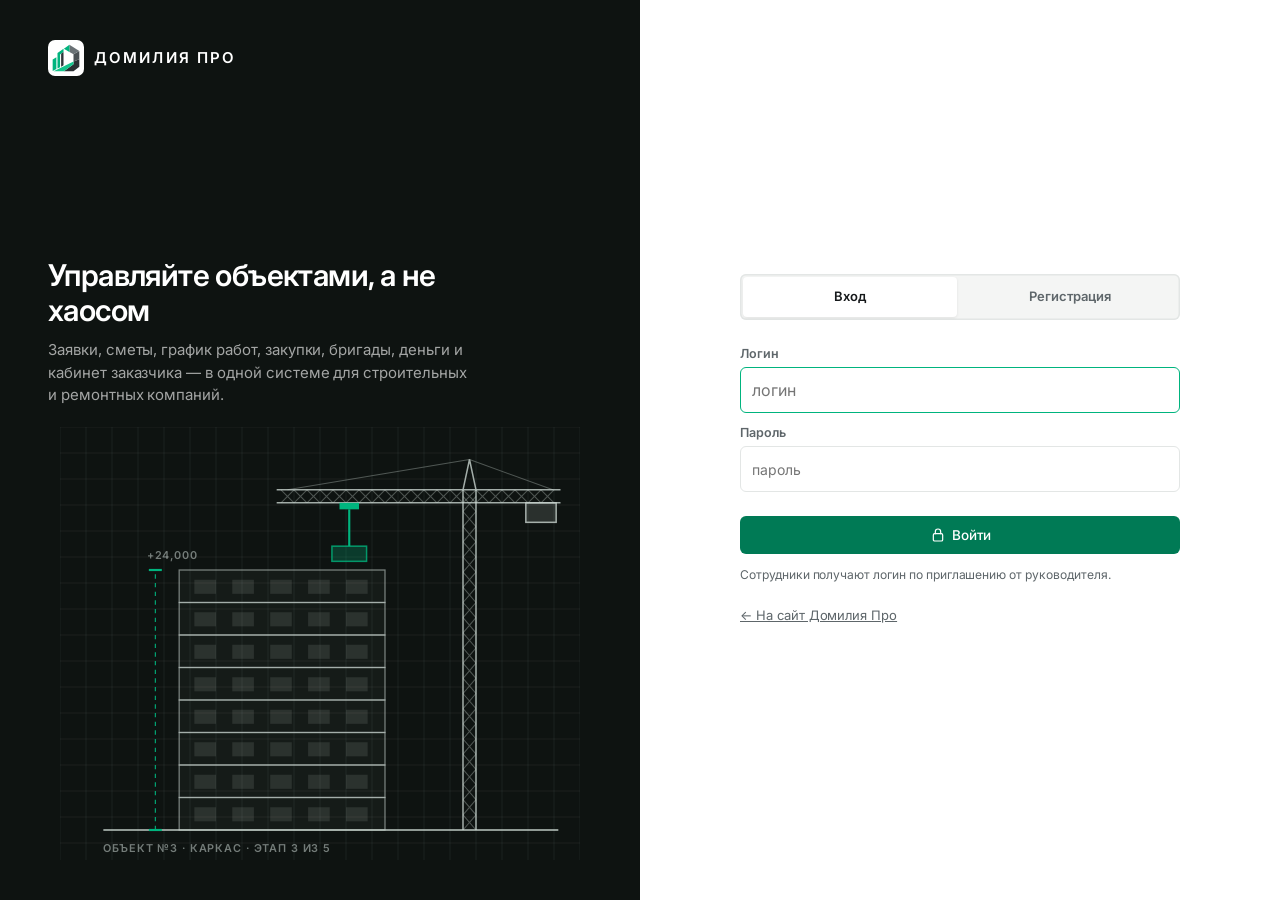
<file: app.html>
<!DOCTYPE html>
<html lang="ru">
<head>
<meta charset="utf-8">
<meta name="viewport" content="width=device-width, initial-scale=1, viewport-fit=cover">
<meta name="robots" content="noindex, nofollow">
<meta name="theme-color" content="#111614">
<title>Домилия Про</title>
<link rel="icon" href="data:image/svg+xml,%3Csvg%20xmlns%3D%22http%3A%2F%2Fwww.w3.org%2F2000%2Fsvg%22%20viewBox%3D%220%200%2064%2064%22%3E%3Crect%20width%3D%2264%22%20height%3D%2264%22%20rx%3D%2211%22%20fill%3D%22%232B2F32%22%2F%3E%3Cg%20transform%3D%22translate(1%201)%20scale(0.135)%20translate(-40%20-36)%22%3E%3Cpath%20d%3D%22M208%2C431%20L351%2C328%20L351%2C286%20L438%2C252%20L438%2C363%20L351%2C431%20Z%22%20fill%3D%22%23fff%22%20fill-opacity%3D%220.55%22%2F%3E%3Cpath%20d%3D%22M351%2C179%20L438%2C129%20L438%2C252%20L351%2C286%20Z%22%20fill%3D%22%23fff%22%20fill-opacity%3D%220.72%22%2F%3E%3Cpath%20d%3D%22M290%2C36%20L438%2C129%20L351%2C179%20L290%2C143%20Z%22%20fill%3D%22%23fff%22%20fill-opacity%3D%220.88%22%2F%3E%3Cpath%20d%3D%22M208%2C94%20L290%2C36%20L290%2C143%20Z%22%20fill%3D%22%23fff%22%20fill-opacity%3D%221%22%2F%3E%3Cpath%20d%3D%22M55%2C432%20L351%2C286%20L351%2C328%20L208%2C431%20Z%22%20fill%3D%22%23fff%22%20fill-opacity%3D%221%22%2F%3E%3Cpath%20d%3D%22M202%2C94%20L112%2C159%20L112%2C390%20L150%2C370%20L150%2C182%20L202%2C145%20Z%22%20fill%3D%22%23fff%22%20fill-opacity%3D%221%22%2F%3E%3Cpath%20d%3D%22M202%2C145%20L166%2C170%20L166%2C363%20L202%2C343%20Z%22%20fill%3D%22%23fff%22%20fill-opacity%3D%220.6%22%2F%3E%3Cpath%20d%3D%22M95%2C221%20L40%2C257%20L40%2C427%20L95%2C398%20Z%22%20fill%3D%22%23fff%22%20fill-opacity%3D%221%22%2F%3E%3C%2Fg%3E%3Crect%20x%3D%2231%22%20y%3D%2231%22%20width%3D%2233%22%20height%3D%2233%22%20rx%3D%229%22%20fill%3D%22%23fff%22%2F%3E%3Ctext%20x%3D%2247.5%22%20y%3D%2257%22%20text-anchor%3D%22middle%22%20font-family%3D%22Arial%2CHelvetica%2Csans-serif%22%20font-weight%3D%22700%22%20font-size%3D%2227%22%20fill%3D%22%232B2F32%22%3E%D0%9F%3C%2Ftext%3E%3C%2Fsvg%3E">
<link rel="manifest" href="/manifest.webmanifest">
<link rel="apple-touch-icon" href="/apple-touch-icon.png">
<meta name="apple-mobile-web-app-capable" content="yes">
<meta name="mobile-web-app-capable" content="yes">
<meta name="apple-mobile-web-app-title" content="Домилия">
<link href="https://fonts.googleapis.com/css2?family=Inter:wght@400;500;600;700;800&display=swap" rel="stylesheet">
<link rel="stylesheet" href="style.css?v=mx07buna">
</head>
<body>
<div class="app">
  <nav class="side" id="side">
    <div class="lg"><i class="mk"><svg xmlns="http://www.w3.org/2000/svg" viewBox="30 26 418 415"><defs><linearGradient id="gG" x1="0" y1="0" x2="0.35" y2="1"><stop offset="0" stop-color="#1FE6AA"/><stop offset=".45" stop-color="#00B47E"/><stop offset="1" stop-color="#006C4C"/></linearGradient><linearGradient id="gBand" x1="55" y1="432" x2="351" y2="300" gradientUnits="userSpaceOnUse"><stop offset="0" stop-color="#00B47E"/><stop offset=".55" stop-color="#14D69C"/><stop offset="1" stop-color="#2A4A42"/></linearGradient><linearGradient id="gRoof" x1="290" y1="36" x2="400" y2="160" gradientUnits="userSpaceOnUse"><stop offset="0" stop-color="#4A4F53"/><stop offset=".7" stop-color="#7C8488"/><stop offset="1" stop-color="#5C6367"/></linearGradient><linearGradient id="gSide" x1="0" y1="0" x2="0" y2="1"><stop offset="0" stop-color="#5A6064"/><stop offset="1" stop-color="#2B2F32"/></linearGradient><linearGradient id="gLow" x1="230" y1="300" x2="420" y2="430" gradientUnits="userSpaceOnUse"><stop offset="0" stop-color="#3A4044"/><stop offset="1" stop-color="#0E1011"/></linearGradient><linearGradient id="gLeg" x1="0" y1="0" x2="0" y2="1"><stop offset="0" stop-color="#4C5357"/><stop offset="1" stop-color="#16191B"/></linearGradient></defs><path fill="url(#gLow)" d="M208,431 L351,328 L351,286 L438,252 L438,363 L351,431 Z"/><path fill="url(#gSide)" d="M351,179 L438,129 L438,252 L351,286 Z"/><path fill="url(#gRoof)" d="M290,36 L438,129 L351,179 L290,143 Z"/><path fill="url(#gG)" d="M208,94 L290,36 L290,143 Z"/><path fill="url(#gBand)" d="M55,432 L351,286 L351,328 L208,431 Z"/><path fill="url(#gG)" d="M202,94 L112,159 L112,390 L150,370 L150,182 L202,145 Z"/><path fill="url(#gLeg)" d="M202,145 L166,170 L166,363 L202,343 Z"/><path fill="#0C3A2B" d="M150,214 L154,212 L154,368 L150,370 Z"/><path fill="url(#gG)" d="M95,221 L40,257 L40,427 L95,398 Z"/><path fill="#0C3A2B" d="M95,221 L99,226 L99,396 L95,398 Z"/></svg>
</i><span>ДОМИЛИЯ<small>ПРО</small></span></div>
    <div id="nav" class="nav"></div>
    <div class="sp"></div>
    <div id="navf" class="navf"></div>
    <small class="sv" id="saved">Данные в этом браузере</small>
  </nav>
  <main class="main">
    <div class="bar"><button class="mnu" id="mnu" aria-label="Меню"></button><h1 id="ttl">Главная</h1><div class="bar-r" id="barR"></div></div>
    <div class="wrap" id="view"></div>
  </main>
  <div class="scrim" id="scrim"></div>
</div>

<template id="tplAnim"><svg class="bld" viewBox="0 0 480 400" xmlns="http://www.w3.org/2000/svg" aria-hidden="true"><style>
.bld{--ln:currentColor;--ac:#00B47E}.bld .gr line{stroke:var(--ln);stroke-opacity:.07}.bld .fs{fill:var(--ln);fill-opacity:.04;stroke:var(--ln);stroke-opacity:.55;stroke-width:1.2}.bld .wn{fill:var(--ln);fill-opacity:.12}
@keyframes fl0{0%,6.0%{opacity:0;transform:translateY(-14px)}10.0%,90%{opacity:1;transform:none}96%,100%{opacity:0;transform:none}}.fl0{animation:fl0 12s cubic-bezier(.2,.8,.2,1) infinite}@keyframes fl1{0%,14.5%{opacity:0;transform:translateY(-14px)}18.5%,90%{opacity:1;transform:none}96%,100%{opacity:0;transform:none}}.fl1{animation:fl1 12s cubic-bezier(.2,.8,.2,1) infinite}@keyframes fl2{0%,23.0%{opacity:0;transform:translateY(-14px)}27.0%,90%{opacity:1;transform:none}96%,100%{opacity:0;transform:none}}.fl2{animation:fl2 12s cubic-bezier(.2,.8,.2,1) infinite}@keyframes fl3{0%,31.5%{opacity:0;transform:translateY(-14px)}35.5%,90%{opacity:1;transform:none}96%,100%{opacity:0;transform:none}}.fl3{animation:fl3 12s cubic-bezier(.2,.8,.2,1) infinite}@keyframes fl4{0%,40.0%{opacity:0;transform:translateY(-14px)}44.0%,90%{opacity:1;transform:none}96%,100%{opacity:0;transform:none}}.fl4{animation:fl4 12s cubic-bezier(.2,.8,.2,1) infinite}@keyframes fl5{0%,48.5%{opacity:0;transform:translateY(-14px)}52.5%,90%{opacity:1;transform:none}96%,100%{opacity:0;transform:none}}.fl5{animation:fl5 12s cubic-bezier(.2,.8,.2,1) infinite}@keyframes fl6{0%,57.0%{opacity:0;transform:translateY(-14px)}61.0%,90%{opacity:1;transform:none}96%,100%{opacity:0;transform:none}}.fl6{animation:fl6 12s cubic-bezier(.2,.8,.2,1) infinite}@keyframes fl7{0%,65.5%{opacity:0;transform:translateY(-14px)}69.5%,90%{opacity:1;transform:none}96%,100%{opacity:0;transform:none}}.fl7{animation:fl7 12s cubic-bezier(.2,.8,.2,1) infinite}@keyframes wn{0%,30%{fill:var(--ln);fill-opacity:.12}36%,88%{fill:var(--ac);fill-opacity:.85}96%,100%{fill-opacity:.12}}.w0{animation:wn 12s infinite;animation-delay:0.9s}.w1{animation:wn 12s infinite;animation-delay:2.0s}.w2{animation:wn 12s infinite;animation-delay:3.1s}.w3{animation:wn 12s infinite;animation-delay:4.2s}.w4{animation:wn 12s infinite;animation-delay:5.3s}.w5{animation:wn 12s infinite;animation-delay:6.4s}.w6{animation:wn 12s infinite;animation-delay:7.5s}
.bld .cr{stroke:var(--ln);stroke-opacity:.8;stroke-width:1.4;fill:none}.bld .cr2{stroke:var(--ln);stroke-opacity:.35;stroke-width:1}.bld .ac{stroke:var(--ac);stroke-width:2}.bld .acf{fill:var(--ac)}
.bld .dim{stroke:var(--ac);stroke-width:1;stroke-dasharray:4 4;fill:none;animation:dm 3s linear infinite}@keyframes dm{to{stroke-dashoffset:-32}}
.bld .base{stroke:var(--ln);stroke-opacity:.7;stroke-width:2}.bld text{fill:var(--ln);fill-opacity:.55;font:600 10px Inter,Arial,sans-serif;letter-spacing:.08em}
@media (prefers-reduced-motion:reduce){.bld *{animation:none!important}}
</style>
<g class="gr"><line x1="0" y1="0" x2="0" y2="400"/><line x1="24" y1="0" x2="24" y2="400"/><line x1="48" y1="0" x2="48" y2="400"/><line x1="72" y1="0" x2="72" y2="400"/><line x1="96" y1="0" x2="96" y2="400"/><line x1="120" y1="0" x2="120" y2="400"/><line x1="144" y1="0" x2="144" y2="400"/><line x1="168" y1="0" x2="168" y2="400"/><line x1="192" y1="0" x2="192" y2="400"/><line x1="216" y1="0" x2="216" y2="400"/><line x1="240" y1="0" x2="240" y2="400"/><line x1="264" y1="0" x2="264" y2="400"/><line x1="288" y1="0" x2="288" y2="400"/><line x1="312" y1="0" x2="312" y2="400"/><line x1="336" y1="0" x2="336" y2="400"/><line x1="360" y1="0" x2="360" y2="400"/><line x1="384" y1="0" x2="384" y2="400"/><line x1="408" y1="0" x2="408" y2="400"/><line x1="432" y1="0" x2="432" y2="400"/><line x1="456" y1="0" x2="456" y2="400"/><line x1="480" y1="0" x2="480" y2="400"/><line x1="0" y1="0" x2="480" y2="0"/><line x1="0" y1="24" x2="480" y2="24"/><line x1="0" y1="48" x2="480" y2="48"/><line x1="0" y1="72" x2="480" y2="72"/><line x1="0" y1="96" x2="480" y2="96"/><line x1="0" y1="120" x2="480" y2="120"/><line x1="0" y1="144" x2="480" y2="144"/><line x1="0" y1="168" x2="480" y2="168"/><line x1="0" y1="192" x2="480" y2="192"/><line x1="0" y1="216" x2="480" y2="216"/><line x1="0" y1="240" x2="480" y2="240"/><line x1="0" y1="264" x2="480" y2="264"/><line x1="0" y1="288" x2="480" y2="288"/><line x1="0" y1="312" x2="480" y2="312"/><line x1="0" y1="336" x2="480" y2="336"/><line x1="0" y1="360" x2="480" y2="360"/><line x1="0" y1="384" x2="480" y2="384"/></g>
<line class="base" x1="40" y1="372" x2="460" y2="372"/>
<g class="fl0"><rect class="fs" x="110" y="342" width="190" height="30"/><rect class="wn w0" x="124" y="351" width="20" height="13"/><rect class="wn w1" x="159" y="351" width="20" height="13"/><rect class="wn w2" x="194" y="351" width="20" height="13"/><rect class="wn w3" x="229" y="351" width="20" height="13"/><rect class="wn w4" x="264" y="351" width="20" height="13"/></g><g class="fl1"><rect class="fs" x="110" y="312" width="190" height="30"/><rect class="wn w5" x="124" y="321" width="20" height="13"/><rect class="wn w6" x="159" y="321" width="20" height="13"/><rect class="wn w0" x="194" y="321" width="20" height="13"/><rect class="wn w1" x="229" y="321" width="20" height="13"/><rect class="wn w2" x="264" y="321" width="20" height="13"/></g><g class="fl2"><rect class="fs" x="110" y="282" width="190" height="30"/><rect class="wn w3" x="124" y="291" width="20" height="13"/><rect class="wn w4" x="159" y="291" width="20" height="13"/><rect class="wn w5" x="194" y="291" width="20" height="13"/><rect class="wn w6" x="229" y="291" width="20" height="13"/><rect class="wn w0" x="264" y="291" width="20" height="13"/></g><g class="fl3"><rect class="fs" x="110" y="252" width="190" height="30"/><rect class="wn w1" x="124" y="261" width="20" height="13"/><rect class="wn w2" x="159" y="261" width="20" height="13"/><rect class="wn w3" x="194" y="261" width="20" height="13"/><rect class="wn w4" x="229" y="261" width="20" height="13"/><rect class="wn w5" x="264" y="261" width="20" height="13"/></g><g class="fl4"><rect class="fs" x="110" y="222" width="190" height="30"/><rect class="wn w6" x="124" y="231" width="20" height="13"/><rect class="wn w0" x="159" y="231" width="20" height="13"/><rect class="wn w1" x="194" y="231" width="20" height="13"/><rect class="wn w2" x="229" y="231" width="20" height="13"/><rect class="wn w3" x="264" y="231" width="20" height="13"/></g><g class="fl5"><rect class="fs" x="110" y="192" width="190" height="30"/><rect class="wn w4" x="124" y="201" width="20" height="13"/><rect class="wn w5" x="159" y="201" width="20" height="13"/><rect class="wn w6" x="194" y="201" width="20" height="13"/><rect class="wn w0" x="229" y="201" width="20" height="13"/><rect class="wn w1" x="264" y="201" width="20" height="13"/></g><g class="fl6"><rect class="fs" x="110" y="162" width="190" height="30"/><rect class="wn w2" x="124" y="171" width="20" height="13"/><rect class="wn w3" x="159" y="171" width="20" height="13"/><rect class="wn w4" x="194" y="171" width="20" height="13"/><rect class="wn w5" x="229" y="171" width="20" height="13"/><rect class="wn w6" x="264" y="171" width="20" height="13"/></g><g class="fl7"><rect class="fs" x="110" y="132" width="190" height="30"/><rect class="wn w0" x="124" y="141" width="20" height="13"/><rect class="wn w1" x="159" y="141" width="20" height="13"/><rect class="wn w2" x="194" y="141" width="20" height="13"/><rect class="wn w3" x="229" y="141" width="20" height="13"/><rect class="wn w4" x="264" y="141" width="20" height="13"/></g>
<path class="dim" d="M88 372 V132"/><line class="ac" x1="82" y1="372" x2="94" y2="372"/><line class="ac" x1="82" y1="132" x2="94" y2="132"/>
<text x="80" y="122">+24,000</text>
<g><path class="cr" d="M372 372 V58 M384 372 V58"/><path class="cr2" d="M372 372 L384 358 M384 372 L372 358"/><path class="cr2" d="M372 358 L384 344 M384 358 L372 344"/><path class="cr2" d="M372 344 L384 330 M384 344 L372 330"/><path class="cr2" d="M372 330 L384 316 M384 330 L372 316"/><path class="cr2" d="M372 316 L384 302 M384 316 L372 302"/><path class="cr2" d="M372 302 L384 288 M384 302 L372 288"/><path class="cr2" d="M372 288 L384 274 M384 288 L372 274"/><path class="cr2" d="M372 274 L384 260 M384 274 L372 260"/><path class="cr2" d="M372 260 L384 246 M384 260 L372 246"/><path class="cr2" d="M372 246 L384 232 M384 246 L372 232"/><path class="cr2" d="M372 232 L384 218 M384 232 L372 218"/><path class="cr2" d="M372 218 L384 204 M384 218 L372 204"/><path class="cr2" d="M372 204 L384 190 M384 204 L372 190"/><path class="cr2" d="M372 190 L384 176 M384 190 L372 176"/><path class="cr2" d="M372 176 L384 162 M384 176 L372 162"/><path class="cr2" d="M372 162 L384 148 M384 162 L372 148"/><path class="cr2" d="M372 148 L384 134 M384 148 L372 134"/><path class="cr2" d="M372 134 L384 120 M384 134 L372 120"/><path class="cr2" d="M372 120 L384 106 M384 120 L372 106"/><path class="cr2" d="M372 106 L384 92 M384 106 L372 92"/><path class="cr2" d="M372 92 L384 78 M384 92 L372 78"/><path class="cr2" d="M372 78 L384 64 M384 78 L372 64"/>
<path class="cr" d="M200 58 H462 M200 70 H462 M372 58 L378 30 L384 58"/><path class="cr2" d="M378 30 L210 58 M378 30 L455 58"/><path class="cr2" d="M204 58 L216 70 M216 58 L204 70"/><path class="cr2" d="M216 58 L228 70 M228 58 L216 70"/><path class="cr2" d="M228 58 L240 70 M240 58 L228 70"/><path class="cr2" d="M240 58 L252 70 M252 58 L240 70"/><path class="cr2" d="M252 58 L264 70 M264 58 L252 70"/><path class="cr2" d="M264 58 L276 70 M276 58 L264 70"/><path class="cr2" d="M276 58 L288 70 M288 58 L276 70"/><path class="cr2" d="M288 58 L300 70 M300 58 L288 70"/><path class="cr2" d="M300 58 L312 70 M312 58 L300 70"/><path class="cr2" d="M312 58 L324 70 M324 58 L312 70"/><path class="cr2" d="M324 58 L336 70 M336 58 L324 70"/><path class="cr2" d="M336 58 L348 70 M348 58 L336 70"/><path class="cr2" d="M348 58 L360 70 M360 58 L348 70"/><path class="cr2" d="M360 58 L372 70 M372 58 L360 70"/><path class="cr2" d="M372 58 L384 70 M384 58 L372 70"/><path class="cr2" d="M384 58 L396 70 M396 58 L384 70"/><path class="cr2" d="M396 58 L408 70 M408 58 L396 70"/><path class="cr2" d="M408 58 L420 70 M420 58 L408 70"/><path class="cr2" d="M420 58 L432 70 M432 58 L420 70"/><path class="cr2" d="M432 58 L444 70 M444 58 L432 70"/><path class="cr2" d="M444 58 L456 70 M456 58 L444 70"/>
<rect x="430" y="70" width="28" height="18" class="cr" style="fill:currentColor;fill-opacity:.15"/>
<g><animateTransform attributeName="transform" type="translate" values="0 0; -120 0; -120 0; 0 0; 0 0" keyTimes="0;.35;.55;.9;1" dur="6.0s" repeatCount="indefinite"/>
<rect x="318" y="70" width="18" height="6" class="acf"/><line class="ac" x1="327" y1="76" x2="327" y2="150"><animate attributeName="y2" values="110;110;230;230;110" keyTimes="0;.35;.5;.6;1" dur="6.0s" repeatCount="indefinite"/></line>
<g><animateTransform attributeName="transform" type="translate" values="0 0;0 0;0 120;0 120;0 0" keyTimes="0;.35;.5;.6;1" dur="6.0s" repeatCount="indefinite"/><rect x="311" y="110" width="32" height="14" class="cr" style="fill:#00B47E;fill-opacity:.25;stroke:#00B47E"/></g></g></g>
<text x="40" y="392">ОБЪЕКТ №3 · КАРКАС · ЭТАП 3 ИЗ 5</text>
</svg></template>
<script src="app.js?v=mx07buna"></script>
</body>
</html>
</file>
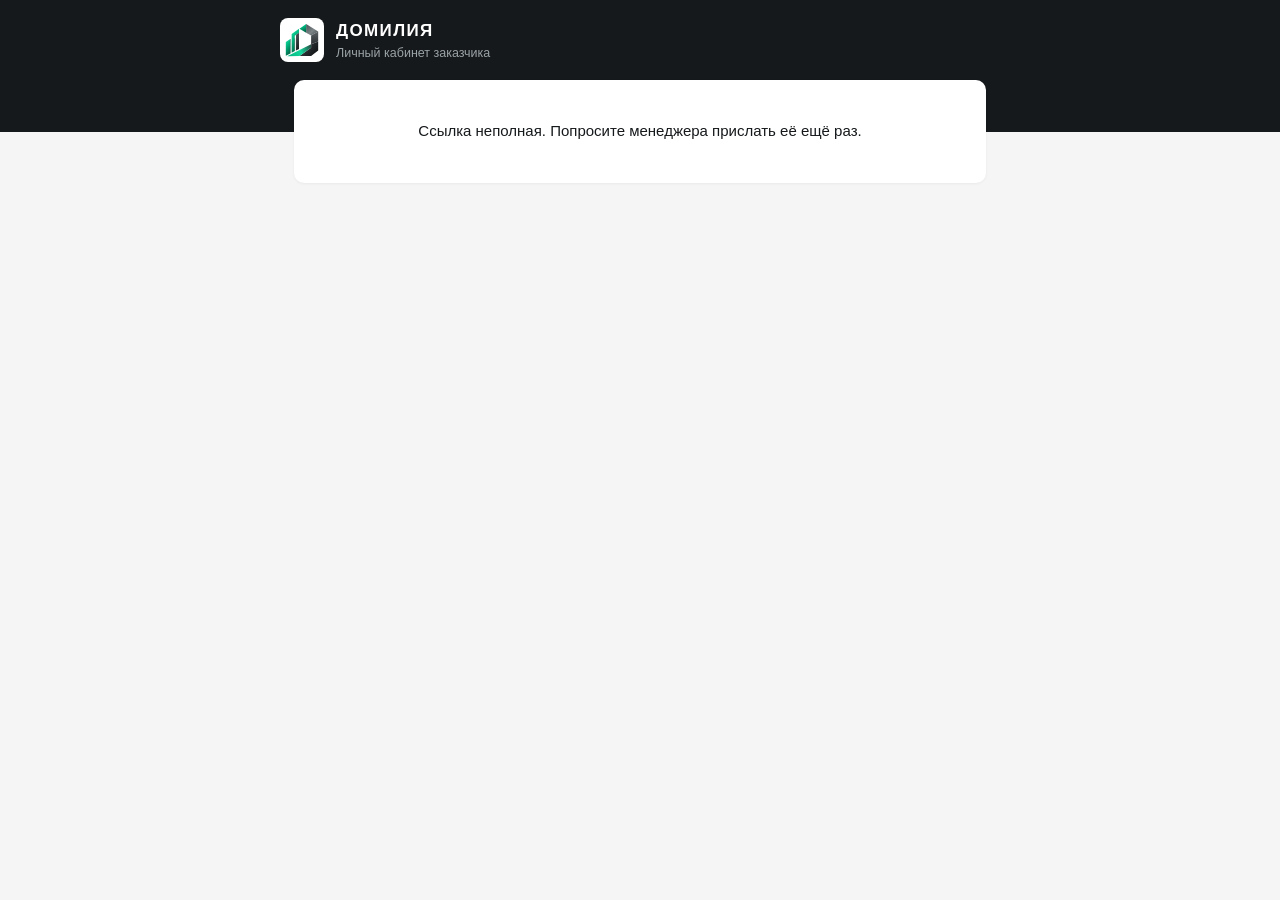
<file: klient.html>
<!DOCTYPE html>
<html lang="ru">
<head>
<meta charset="utf-8">
<meta name="viewport" content="width=device-width, initial-scale=1">
<meta name="robots" content="noindex, nofollow">
<title>Ваш ремонт — Домилия</title>
<link rel="icon" href="data:image/svg+xml,%3Csvg%20xmlns%3D%22http%3A%2F%2Fwww.w3.org%2F2000%2Fsvg%22%20viewBox%3D%2230%2026%20418%20415%22%3E%3Cdefs%3E%3ClinearGradient%20id%3D%22gG%22%20x1%3D%220%22%20y1%3D%220%22%20x2%3D%220.35%22%20y2%3D%221%22%3E%3Cstop%20offset%3D%220%22%20stop-color%3D%22%231FE6AA%22%2F%3E%3Cstop%20offset%3D%22.45%22%20stop-color%3D%22%2300B47E%22%2F%3E%3Cstop%20offset%3D%221%22%20stop-color%3D%22%23006C4C%22%2F%3E%3C%2FlinearGradient%3E%3ClinearGradient%20id%3D%22gBand%22%20x1%3D%2255%22%20y1%3D%22432%22%20x2%3D%22351%22%20y2%3D%22300%22%20gradientUnits%3D%22userSpaceOnUse%22%3E%3Cstop%20offset%3D%220%22%20stop-color%3D%22%2300B47E%22%2F%3E%3Cstop%20offset%3D%22.55%22%20stop-color%3D%22%2314D69C%22%2F%3E%3Cstop%20offset%3D%221%22%20stop-color%3D%22%232A4A42%22%2F%3E%3C%2FlinearGradient%3E%3ClinearGradient%20id%3D%22gRoof%22%20x1%3D%22290%22%20y1%3D%2236%22%20x2%3D%22400%22%20y2%3D%22160%22%20gradientUnits%3D%22userSpaceOnUse%22%3E%3Cstop%20offset%3D%220%22%20stop-color%3D%22%234A4F53%22%2F%3E%3Cstop%20offset%3D%22.7%22%20stop-color%3D%22%237C8488%22%2F%3E%3Cstop%20offset%3D%221%22%20stop-color%3D%22%235C6367%22%2F%3E%3C%2FlinearGradient%3E%3ClinearGradient%20id%3D%22gSide%22%20x1%3D%220%22%20y1%3D%220%22%20x2%3D%220%22%20y2%3D%221%22%3E%3Cstop%20offset%3D%220%22%20stop-color%3D%22%235A6064%22%2F%3E%3Cstop%20offset%3D%221%22%20stop-color%3D%22%232B2F32%22%2F%3E%3C%2FlinearGradient%3E%3ClinearGradient%20id%3D%22gLow%22%20x1%3D%22230%22%20y1%3D%22300%22%20x2%3D%22420%22%20y2%3D%22430%22%20gradientUnits%3D%22userSpaceOnUse%22%3E%3Cstop%20offset%3D%220%22%20stop-color%3D%22%233A4044%22%2F%3E%3Cstop%20offset%3D%221%22%20stop-color%3D%22%230E1011%22%2F%3E%3C%2FlinearGradient%3E%3ClinearGradient%20id%3D%22gLeg%22%20x1%3D%220%22%20y1%3D%220%22%20x2%3D%220%22%20y2%3D%221%22%3E%3Cstop%20offset%3D%220%22%20stop-color%3D%22%234C5357%22%2F%3E%3Cstop%20offset%3D%221%22%20stop-color%3D%22%2316191B%22%2F%3E%3C%2FlinearGradient%3E%3C%2Fdefs%3E%3Cpath%20fill%3D%22url(%23gLow)%22%20d%3D%22M208%2C431%20L351%2C328%20L351%2C286%20L438%2C252%20L438%2C363%20L351%2C431%20Z%22%2F%3E%3Cpath%20fill%3D%22url(%23gSide)%22%20d%3D%22M351%2C179%20L438%2C129%20L438%2C252%20L351%2C286%20Z%22%2F%3E%3Cpath%20fill%3D%22url(%23gRoof)%22%20d%3D%22M290%2C36%20L438%2C129%20L351%2C179%20L290%2C143%20Z%22%2F%3E%3Cpath%20fill%3D%22url(%23gG)%22%20d%3D%22M208%2C94%20L290%2C36%20L290%2C143%20Z%22%2F%3E%3Cpath%20fill%3D%22url(%23gBand)%22%20d%3D%22M55%2C432%20L351%2C286%20L351%2C328%20L208%2C431%20Z%22%2F%3E%3Cpath%20fill%3D%22url(%23gG)%22%20d%3D%22M202%2C94%20L112%2C159%20L112%2C390%20L150%2C370%20L150%2C182%20L202%2C145%20Z%22%2F%3E%3Cpath%20fill%3D%22url(%23gLeg)%22%20d%3D%22M202%2C145%20L166%2C170%20L166%2C363%20L202%2C343%20Z%22%2F%3E%3Cpath%20fill%3D%22%230C3A2B%22%20d%3D%22M150%2C214%20L154%2C212%20L154%2C368%20L150%2C370%20Z%22%2F%3E%3Cpath%20fill%3D%22url(%23gG)%22%20d%3D%22M95%2C221%20L40%2C257%20L40%2C427%20L95%2C398%20Z%22%2F%3E%3Cpath%20fill%3D%22%230C3A2B%22%20d%3D%22M95%2C221%20L99%2C226%20L99%2C396%20L95%2C398%20Z%22%2F%3E%3C%2Fsvg%3E%0A">
<style>
:root{--ink:#16191B;--muted:#5E666A;--line:#E3E6E5;--bg:#F4F5F4;--g:#00B47E;--g2:#007A55;--gl:#E6F6F0}
*{box-sizing:border-box}body{margin:0;font:400 15px/1.5 -apple-system,Segoe UI,Roboto,Arial,sans-serif;color:var(--ink);background:var(--bg)}
.top{background:#16191B;color:#fff;padding:18px 20px 70px}.top .in{max-width:720px;margin:0 auto;display:flex;align-items:center;gap:12px}
.mk{width:44px;height:44px;background:#fff;border-radius:8px;padding:5px;flex:none}.mk svg{width:100%;height:100%}
.br b{font-size:17px;letter-spacing:.08em}.br small{display:block;color:#9AA3A7;font-size:12.5px}
.wrap{max-width:720px;margin:-52px auto 40px;padding:0 14px;display:grid;gap:14px}
.card{background:#fff;border-radius:10px;padding:20px;box-shadow:0 1px 3px rgba(0,0,0,.05)}
h1{font-size:21px;margin:0 0 4px}h2{font-size:16px;margin:0 0 12px}.muted{color:var(--muted);font-size:13.5px}
.st{display:inline-block;background:var(--gl);color:var(--g2);font-weight:600;font-size:13px;border-radius:5px;padding:4px 12px;margin-top:8px}
.pg{display:flex;align-items:center;gap:16px;margin-top:16px}.ring{width:84px;height:84px;flex:none}.pg b{font-size:28px}
.bar{height:10px;background:var(--bg);border-radius:9px;overflow:hidden;margin-top:6px}.bar i{display:block;height:100%;background:var(--g)}
.stg{display:flex;gap:12px;padding:11px 0;border-top:1px solid var(--line);align-items:flex-start}.stg:first-of-type{border-top:0}
.dot{width:26px;height:26px;border-radius:50%;border:2px solid var(--line);flex:none;display:grid;place-items:center;font-size:13px;font-weight:600;color:#fff}.stg.d .dot{background:var(--g);border-color:var(--g)}
.stg div{flex:1}.stg small{display:block;color:var(--muted);font-size:12.5px}.stg .s{font-weight:600;white-space:nowrap}
.money{display:grid;grid-template-columns:repeat(3,1fr);gap:10px}.money div{background:var(--bg);border-radius:8px;padding:12px}.money b{display:block;font-size:17px}.money span{font-size:12px;color:var(--muted)}
.money .p b{color:var(--g2)}
details{border-top:1px solid var(--line);padding:10px 0}details:first-of-type{border-top:0}summary{display:flex;justify-content:space-between;cursor:pointer;font-weight:600;list-style:none}summary::-webkit-details-marker{display:none}
.ln{display:flex;justify-content:space-between;gap:10px;font-size:13.5px;padding:5px 0;color:#333}.ln.d{color:var(--g2)}.ln span:last-child{white-space:nowrap}
.tot{display:flex;justify-content:space-between;font-size:18px;font-weight:600;border-top:2px solid var(--ink);margin-top:8px;padding-top:10px}
.note{background:var(--gl);border-radius:8px;padding:14px 16px;font-weight:500}
.ct{display:flex;gap:10px;flex-wrap:wrap}.ct a{flex:1;min-width:150px;text-align:center;text-decoration:none;background:var(--g2);color:#fff;font-weight:600;padding:13px;border-radius:8px}.ct a.l{background:#fff;color:var(--ink);box-shadow:inset 0 0 0 1.5px var(--line)}
.err{text-align:center;padding:40px 20px}.mgr{display:flex;flex-direction:column;margin-top:12px;padding-top:12px;border-top:1px solid var(--line)}.mgr span{color:var(--muted);font-size:13px}.gi{padding:7px 0;border-top:1px solid var(--line);font-weight:500}.gi:first-of-type{border-top:0}.dot.n{background:var(--gl);border-color:var(--gl);color:var(--g2)}.stars{display:flex;gap:6px}.stars button{font-size:34px;line-height:1;background:none;border:0;color:#D5D9D7;cursor:pointer;padding:0 2px}.stars button.on{color:#F5B301}.ap{box-shadow:0 0 0 2.5px var(--g)}.big{width:100%;background:var(--g2);color:#fff;border:0;border-radius:8px;padding:16px;font-weight:600;font-size:16px;cursor:pointer}.code{font:600 34px/1 monospace;letter-spacing:.18em;text-align:center;background:var(--gl);border-radius:8px;padding:16px;margin:8px 0 12px;color:var(--g2)}
.toast{position:fixed;left:50%;bottom:24px;transform:translateX(-50%);background:#1F2A26;color:#fff;padding:12px 18px;border-radius:8px;font-weight:500;z-index:9;max-width:90vw;text-align:center}
@media (max-width:480px){.money{grid-template-columns:1fr 1fr}.money div:last-child{grid-column:1/-1}}

.tabs{position:fixed;left:0;right:0;bottom:0;background:#fff;border-top:1px solid var(--line);display:flex;justify-content:center;z-index:5;padding-bottom:env(safe-area-inset-bottom)}.tabs .in{display:flex;max-width:720px;width:100%}
.tabs button{flex:1;border:0;background:none;font:inherit;font-size:11px;font-weight:600;color:var(--muted);padding:8px 2px 9px;display:flex;flex-direction:column;align-items:center;gap:2px;position:relative;cursor:pointer}.tabs button svg{width:22px;height:22px;fill:none;stroke:currentColor;stroke-width:1.8;stroke-linecap:round;stroke-linejoin:round}.tabs button.on{color:var(--g2)}
.tabs .b{position:absolute;top:3px;left:55%;background:#E5484D;color:#fff;border-radius:5px;font-size:10px;padding:0 6px}
body{padding-bottom:84px}.tm{display:flex;align-items:center;gap:12px;padding:10px 0;border-top:1px solid var(--line)}.tm:first-of-type{border-top:0}.tm img.av{object-fit:cover}.tm .av{width:42px;height:42px;border-radius:50%;background:var(--gl);color:var(--g2);display:grid;place-items:center;font-weight:600}.tm div{flex:1}.tm small{display:block;color:var(--muted);font-size:12.5px}.tm a{background:var(--g2);color:#fff;text-decoration:none;font-weight:600;font-size:13px;padding:8px 12px;border-radius:10px}
.pg2{display:grid;grid-template-columns:repeat(3,1fr);gap:6px}.pg2 img{width:100%;aspect-ratio:1;object-fit:cover;border-radius:10px;display:block;background:var(--bg);cursor:zoom-in}.pgh{font-weight:600;margin:14px 0 8px}.pgh small{color:var(--muted);font-weight:500}
.vw{position:fixed;inset:0;background:rgba(0,0,0,.92);z-index:20;display:flex;flex-direction:column;align-items:center;justify-content:center;color:#fff;padding:12px}.vw img{max-width:100%;max-height:82vh;border-radius:8px}.vw p{font-size:13px;opacity:.8}
.doc{display:flex;align-items:center;gap:12px;padding:12px 0;border-top:1px solid var(--line)}.doc:first-of-type{border-top:0}.doc div{flex:1}.doc small{display:block;font-size:12.5px;color:var(--muted)}.pl{font-size:11.5px;font-weight:600;border-radius:5px;padding:3px 9px;white-space:nowrap}.pl.y{background:#FFF4D6;color:#8A6100}.pl.g{background:var(--gl);color:var(--g2)}
.bt{border:0;background:var(--g2);color:#fff;font:inherit;font-weight:600;font-size:13px;padding:9px 13px;border-radius:10px;cursor:pointer}.bt.l{background:#fff;color:var(--ink);box-shadow:inset 0 0 0 1.5px var(--line)}
.sheet{position:fixed;inset:0;background:rgba(0,0,0,.5);z-index:15;display:flex;align-items:flex-end;justify-content:center}.sheet .in{background:#fff;border-radius:10px 20px 0 0;width:100%;max-width:720px;max-height:94vh;overflow:auto;padding:18px 18px calc(18px + env(safe-area-inset-bottom))}.sheet iframe{width:100%;height:58vh;border:1px solid var(--line);border-radius:8px;background:#fff}
.sheet input[type=text]{width:100%;font:inherit;padding:12px;border:1.5px solid var(--line);border-radius:8px;margin:6px 0}.pad{width:100%;height:150px;border:1.5px dashed var(--line);border-radius:8px;touch-action:none;background:#FAFBFA}.ck{display:flex;gap:10px;align-items:flex-start;font-size:13.5px;margin:10px 0}.ck input{width:22px;height:22px;flex:none;margin:0}
.chat{display:flex;flex-direction:column;gap:8px;min-height:50vh}.m{max-width:80%;padding:9px 13px;border-radius:10px;background:#fff;box-shadow:0 1px 2px rgba(0,0,0,.05);white-space:pre-wrap;word-wrap:break-word}.m.me{align-self:flex-end;background:#DFF5EC}.m.sys{align-self:center;background:none;box-shadow:none;color:var(--muted);font-size:12.5px;text-align:center}.m small{display:block;font-size:11px;color:var(--muted)}.m img{max-width:220px;border-radius:10px;display:block}
.cin{position:fixed;left:0;right:0;bottom:62px;background:var(--bg);padding:8px 12px;z-index:4}.cin .in{max-width:720px;margin:0 auto;display:flex;gap:8px;align-items:flex-end}.cin textarea{flex:1;font:inherit;border:1.5px solid var(--line);border-radius:8px;padding:10px 12px;resize:none;max-height:120px}.cin button{border:0;border-radius:8px;padding:11px 13px;background:var(--g2);color:#fff;font:inherit;font-weight:600;cursor:pointer}.cin button.l{background:#fff;color:var(--ink);box-shadow:inset 0 0 0 1.5px var(--line)}
.sm2 .ln{border-bottom:1px dashed var(--line)}.sm2 .rh{display:flex;justify-content:space-between;font-weight:600;margin:16px 0 4px;font-size:15px}.sm2 .ln small{color:var(--muted);display:block;font-size:12px}
.act{display:flex;gap:12px;padding:12px 0;border-top:1px solid #E6EEEA}.act:first-of-type{border-top:0;padding-top:4px}.act>div{flex:1;min-width:0}.act b{display:block;font-size:16px}.act small{display:block;color:#5f6b66;margin:2px 0 10px}
.an{flex:none;width:26px;height:26px;border-radius:50%;background:#00B47E;color:#fff;font-weight:600;font-size:13px;display:flex;align-items:center;justify-content:center;margin-top:1px}
.nowc{border-left:4px solid #00B47E}
.sheet{position:fixed;inset:0;background:rgba(10,20,15,.5);z-index:90;display:flex;align-items:flex-end;justify-content:center}.sh-in{background:#fff;width:100%;max-width:520px;max-height:92vh;overflow:auto;border-radius:18px 18px 0 0;padding:16px 16px 24px}
@media(min-width:700px){.sheet{align-items:center}.sh-in{border-radius:18px}}
.sh-h{display:flex;align-items:center;justify-content:space-between;margin-bottom:10px}.sh-h b{font-size:19px}.sh-h .x{border:0;background:#F1F4F2;width:34px;height:34px;border-radius:50%;font-size:20px;cursor:pointer}
.qr{display:flex;flex-direction:column;align-items:center;gap:6px;margin:4px 0 14px}.qr svg{width:210px;height:210px}.qr small{color:#5f6b66;text-align:center;font-size:12.5px;max-width:300px}
.rq{display:grid;grid-template-columns:1fr auto;gap:2px 10px;padding:8px 0;border-top:1px solid #EEF2EF}.rq span{grid-column:1;color:#6b7a73;font-size:12px}.rq b{grid-column:1;font-size:14.5px;word-break:break-word;font-weight:500}.rq .cp{grid-column:2;grid-row:1/3;align-self:center;border:1px solid #D2DED7;background:#fff;border-radius:8px;padding:6px 10px;font:inherit;font-size:12.5px;cursor:pointer}
b,strong{font-weight:600}
</style>
</head>
<body>
<div class="top"><div class="in"><div class="mk"><svg xmlns="http://www.w3.org/2000/svg" viewBox="30 26 418 415"><defs><linearGradient id="gG" x1="0" y1="0" x2="0.35" y2="1"><stop offset="0" stop-color="#1FE6AA"/><stop offset=".45" stop-color="#00B47E"/><stop offset="1" stop-color="#006C4C"/></linearGradient><linearGradient id="gBand" x1="55" y1="432" x2="351" y2="300" gradientUnits="userSpaceOnUse"><stop offset="0" stop-color="#00B47E"/><stop offset=".55" stop-color="#14D69C"/><stop offset="1" stop-color="#2A4A42"/></linearGradient><linearGradient id="gRoof" x1="290" y1="36" x2="400" y2="160" gradientUnits="userSpaceOnUse"><stop offset="0" stop-color="#4A4F53"/><stop offset=".7" stop-color="#7C8488"/><stop offset="1" stop-color="#5C6367"/></linearGradient><linearGradient id="gSide" x1="0" y1="0" x2="0" y2="1"><stop offset="0" stop-color="#5A6064"/><stop offset="1" stop-color="#2B2F32"/></linearGradient><linearGradient id="gLow" x1="230" y1="300" x2="420" y2="430" gradientUnits="userSpaceOnUse"><stop offset="0" stop-color="#3A4044"/><stop offset="1" stop-color="#0E1011"/></linearGradient><linearGradient id="gLeg" x1="0" y1="0" x2="0" y2="1"><stop offset="0" stop-color="#4C5357"/><stop offset="1" stop-color="#16191B"/></linearGradient></defs><path fill="url(#gLow)" d="M208,431 L351,328 L351,286 L438,252 L438,363 L351,431 Z"/><path fill="url(#gSide)" d="M351,179 L438,129 L438,252 L351,286 Z"/><path fill="url(#gRoof)" d="M290,36 L438,129 L351,179 L290,143 Z"/><path fill="url(#gG)" d="M208,94 L290,36 L290,143 Z"/><path fill="url(#gBand)" d="M55,432 L351,286 L351,328 L208,431 Z"/><path fill="url(#gG)" d="M202,94 L112,159 L112,390 L150,370 L150,182 L202,145 Z"/><path fill="url(#gLeg)" d="M202,145 L166,170 L166,363 L202,343 Z"/><path fill="#0C3A2B" d="M150,214 L154,212 L154,368 L150,370 Z"/><path fill="url(#gG)" d="M95,221 L40,257 L40,427 L95,398 Z"/><path fill="#0C3A2B" d="M95,221 L99,226 L99,396 L95,398 Z"/></svg>
</div><div class="br"><b id="co">ДОМИЛИЯ</b><small id="sub">Личный кабинет заказчика</small></div></div></div>
<div class="wrap" id="app"><div class="card err">Загружаю данные объекта…</div></div>
<div class="tabs" id="tabs" style="display:none"><div class="in"></div></div>
<script>/* qrcode-generator 1.4.4 © Kazuhiko Arase, MIT */
var qrcode=function(){var t=function(t,r){var e=t,n=g[r],o=null,i=0,a=null,u=[],f={},c=function(t,r){o=function(t){for(var r=new Array(t),e=0;e<t;e+=1){r[e]=new Array(t);for(var n=0;n<t;n+=1)r[e][n]=null}return r}(i=4*e+17),l(0,0),l(i-7,0),l(0,i-7),s(),h(),d(t,r),e>=7&&v(t),null==a&&(a=p(e,n,u)),w(a,r)},l=function(t,r){for(var e=-1;e<=7;e+=1)if(!(t+e<=-1||i<=t+e))for(var n=-1;n<=7;n+=1)r+n<=-1||i<=r+n||(o[t+e][r+n]=0<=e&&e<=6&&(0==n||6==n)||0<=n&&n<=6&&(0==e||6==e)||2<=e&&e<=4&&2<=n&&n<=4)},h=function(){for(var t=8;t<i-8;t+=1)null==o[t][6]&&(o[t][6]=t%2==0);for(var r=8;r<i-8;r+=1)null==o[6][r]&&(o[6][r]=r%2==0)},s=function(){for(var t=B.getPatternPosition(e),r=0;r<t.length;r+=1)for(var n=0;n<t.length;n+=1){var i=t[r],a=t[n];if(null==o[i][a])for(var u=-2;u<=2;u+=1)for(var f=-2;f<=2;f+=1)o[i+u][a+f]=-2==u||2==u||-2==f||2==f||0==u&&0==f}},v=function(t){for(var r=B.getBCHTypeNumber(e),n=0;n<18;n+=1){var a=!t&&1==(r>>n&1);o[Math.floor(n/3)][n%3+i-8-3]=a}for(n=0;n<18;n+=1){a=!t&&1==(r>>n&1);o[n%3+i-8-3][Math.floor(n/3)]=a}},d=function(t,r){for(var e=n<<3|r,a=B.getBCHTypeInfo(e),u=0;u<15;u+=1){var f=!t&&1==(a>>u&1);u<6?o[u][8]=f:u<8?o[u+1][8]=f:o[i-15+u][8]=f}for(u=0;u<15;u+=1){f=!t&&1==(a>>u&1);u<8?o[8][i-u-1]=f:u<9?o[8][15-u-1+1]=f:o[8][15-u-1]=f}o[i-8][8]=!t},w=function(t,r){for(var e=-1,n=i-1,a=7,u=0,f=B.getMaskFunction(r),c=i-1;c>0;c-=2)for(6==c&&(c-=1);;){for(var g=0;g<2;g+=1)if(null==o[n][c-g]){var l=!1;u<t.length&&(l=1==(t[u]>>>a&1)),f(n,c-g)&&(l=!l),o[n][c-g]=l,-1==(a-=1)&&(u+=1,a=7)}if((n+=e)<0||i<=n){n-=e,e=-e;break}}},p=function(t,r,e){for(var n=A.getRSBlocks(t,r),o=b(),i=0;i<e.length;i+=1){var a=e[i];o.put(a.getMode(),4),o.put(a.getLength(),B.getLengthInBits(a.getMode(),t)),a.write(o)}var u=0;for(i=0;i<n.length;i+=1)u+=n[i].dataCount;if(o.getLengthInBits()>8*u)throw"code length overflow. ("+o.getLengthInBits()+">"+8*u+")";for(o.getLengthInBits()+4<=8*u&&o.put(0,4);o.getLengthInBits()%8!=0;)o.putBit(!1);for(;!(o.getLengthInBits()>=8*u||(o.put(236,8),o.getLengthInBits()>=8*u));)o.put(17,8);return function(t,r){for(var e=0,n=0,o=0,i=new Array(r.length),a=new Array(r.length),u=0;u<r.length;u+=1){var f=r[u].dataCount,c=r[u].totalCount-f;n=Math.max(n,f),o=Math.max(o,c),i[u]=new Array(f);for(var g=0;g<i[u].length;g+=1)i[u][g]=255&t.getBuffer()[g+e];e+=f;var l=B.getErrorCorrectPolynomial(c),h=k(i[u],l.getLength()-1).mod(l);for(a[u]=new Array(l.getLength()-1),g=0;g<a[u].length;g+=1){var s=g+h.getLength()-a[u].length;a[u][g]=s>=0?h.getAt(s):0}}var v=0;for(g=0;g<r.length;g+=1)v+=r[g].totalCount;var d=new Array(v),w=0;for(g=0;g<n;g+=1)for(u=0;u<r.length;u+=1)g<i[u].length&&(d[w]=i[u][g],w+=1);for(g=0;g<o;g+=1)for(u=0;u<r.length;u+=1)g<a[u].length&&(d[w]=a[u][g],w+=1);return d}(o,n)};f.addData=function(t,r){var e=null;switch(r=r||"Byte"){case"Numeric":e=M(t);break;case"Alphanumeric":e=x(t);break;case"Byte":e=m(t);break;case"Kanji":e=L(t);break;default:throw"mode:"+r}u.push(e),a=null},f.isDark=function(t,r){if(t<0||i<=t||r<0||i<=r)throw t+","+r;return o[t][r]},f.getModuleCount=function(){return i},f.make=function(){if(e<1){for(var t=1;t<40;t++){for(var r=A.getRSBlocks(t,n),o=b(),i=0;i<u.length;i++){var a=u[i];o.put(a.getMode(),4),o.put(a.getLength(),B.getLengthInBits(a.getMode(),t)),a.write(o)}var g=0;for(i=0;i<r.length;i++)g+=r[i].dataCount;if(o.getLengthInBits()<=8*g)break}e=t}c(!1,function(){for(var t=0,r=0,e=0;e<8;e+=1){c(!0,e);var n=B.getLostPoint(f);(0==e||t>n)&&(t=n,r=e)}return r}())},f.createTableTag=function(t,r){t=t||2;var e="";e+='<table style="',e+=" border-width: 0px; border-style: none;",e+=" border-collapse: collapse;",e+=" padding: 0px; margin: "+(r=void 0===r?4*t:r)+"px;",e+='">',e+="<tbody>";for(var n=0;n<f.getModuleCount();n+=1){e+="<tr>";for(var o=0;o<f.getModuleCount();o+=1)e+='<td style="',e+=" border-width: 0px; border-style: none;",e+=" border-collapse: collapse;",e+=" padding: 0px; margin: 0px;",e+=" width: "+t+"px;",e+=" height: "+t+"px;",e+=" background-color: ",e+=f.isDark(n,o)?"#000000":"#ffffff",e+=";",e+='"/>';e+="</tr>"}return e+="</tbody>",e+="</table>"},f.createSvgTag=function(t,r,e,n){var o={};"object"==typeof arguments[0]&&(t=(o=arguments[0]).cellSize,r=o.margin,e=o.alt,n=o.title),t=t||2,r=void 0===r?4*t:r,(e="string"==typeof e?{text:e}:e||{}).text=e.text||null,e.id=e.text?e.id||"qrcode-description":null,(n="string"==typeof n?{text:n}:n||{}).text=n.text||null,n.id=n.text?n.id||"qrcode-title":null;var i,a,u,c,g=f.getModuleCount()*t+2*r,l="";for(c="l"+t+",0 0,"+t+" -"+t+",0 0,-"+t+"z ",l+='<svg version="1.1" xmlns="http://www.w3.org/2000/svg"',l+=o.scalable?"":' width="'+g+'px" height="'+g+'px"',l+=' viewBox="0 0 '+g+" "+g+'" ',l+=' preserveAspectRatio="xMinYMin meet"',l+=n.text||e.text?' role="img" aria-labelledby="'+y([n.id,e.id].join(" ").trim())+'"':"",l+=">",l+=n.text?'<title id="'+y(n.id)+'">'+y(n.text)+"</title>":"",l+=e.text?'<description id="'+y(e.id)+'">'+y(e.text)+"</description>":"",l+='<rect width="100%" height="100%" fill="white" cx="0" cy="0"/>',l+='<path d="',a=0;a<f.getModuleCount();a+=1)for(u=a*t+r,i=0;i<f.getModuleCount();i+=1)f.isDark(a,i)&&(l+="M"+(i*t+r)+","+u+c);return l+='" stroke="transparent" fill="black"/>',l+="</svg>"},f.createDataURL=function(t,r){t=t||2,r=void 0===r?4*t:r;var e=f.getModuleCount()*t+2*r,n=r,o=e-r;return I(e,e,function(r,e){if(n<=r&&r<o&&n<=e&&e<o){var i=Math.floor((r-n)/t),a=Math.floor((e-n)/t);return f.isDark(a,i)?0:1}return 1})},f.createImgTag=function(t,r,e){t=t||2,r=void 0===r?4*t:r;var n=f.getModuleCount()*t+2*r,o="";return o+="<img",o+=' src="',o+=f.createDataURL(t,r),o+='"',o+=' width="',o+=n,o+='"',o+=' height="',o+=n,o+='"',e&&(o+=' alt="',o+=y(e),o+='"'),o+="/>"};var y=function(t){for(var r="",e=0;e<t.length;e+=1){var n=t.charAt(e);switch(n){case"<":r+="&lt;";break;case">":r+="&gt;";break;case"&":r+="&amp;";break;case'"':r+="&quot;";break;default:r+=n}}return r};return f.createASCII=function(t,r){if((t=t||1)<2)return function(t){t=void 0===t?2:t;var r,e,n,o,i,a=1*f.getModuleCount()+2*t,u=t,c=a-t,g={"██":"█","█ ":"▀"," █":"▄","  ":" "},l={"██":"▀","█ ":"▀"," █":" ","  ":" "},h="";for(r=0;r<a;r+=2){for(n=Math.floor((r-u)/1),o=Math.floor((r+1-u)/1),e=0;e<a;e+=1)i="█",u<=e&&e<c&&u<=r&&r<c&&f.isDark(n,Math.floor((e-u)/1))&&(i=" "),u<=e&&e<c&&u<=r+1&&r+1<c&&f.isDark(o,Math.floor((e-u)/1))?i+=" ":i+="█",h+=t<1&&r+1>=c?l[i]:g[i];h+="\n"}return a%2&&t>0?h.substring(0,h.length-a-1)+Array(a+1).join("▀"):h.substring(0,h.length-1)}(r);t-=1,r=void 0===r?2*t:r;var e,n,o,i,a=f.getModuleCount()*t+2*r,u=r,c=a-r,g=Array(t+1).join("██"),l=Array(t+1).join("  "),h="",s="";for(e=0;e<a;e+=1){for(o=Math.floor((e-u)/t),s="",n=0;n<a;n+=1)i=1,u<=n&&n<c&&u<=e&&e<c&&f.isDark(o,Math.floor((n-u)/t))&&(i=0),s+=i?g:l;for(o=0;o<t;o+=1)h+=s+"\n"}return h.substring(0,h.length-1)},f.renderTo2dContext=function(t,r){r=r||2;for(var e=f.getModuleCount(),n=0;n<e;n++)for(var o=0;o<e;o++)t.fillStyle=f.isDark(n,o)?"black":"white",t.fillRect(n*r,o*r,r,r)},f};t.stringToBytes=(t.stringToBytesFuncs={default:function(t){for(var r=[],e=0;e<t.length;e+=1){var n=t.charCodeAt(e);r.push(255&n)}return r}}).default,t.createStringToBytes=function(t,r){var e=function(){for(var e=S(t),n=function(){var t=e.read();if(-1==t)throw"eof";return t},o=0,i={};;){var a=e.read();if(-1==a)break;var u=n(),f=n()<<8|n();i[String.fromCharCode(a<<8|u)]=f,o+=1}if(o!=r)throw o+" != "+r;return i}(),n="?".charCodeAt(0);return function(t){for(var r=[],o=0;o<t.length;o+=1){var i=t.charCodeAt(o);if(i<128)r.push(i);else{var a=e[t.charAt(o)];"number"==typeof a?(255&a)==a?r.push(a):(r.push(a>>>8),r.push(255&a)):r.push(n)}}return r}};var r,e,n,o,i,a=1,u=2,f=4,c=8,g={L:1,M:0,Q:3,H:2},l=0,h=1,s=2,v=3,d=4,w=5,p=6,y=7,B=(r=[[],[6,18],[6,22],[6,26],[6,30],[6,34],[6,22,38],[6,24,42],[6,26,46],[6,28,50],[6,30,54],[6,32,58],[6,34,62],[6,26,46,66],[6,26,48,70],[6,26,50,74],[6,30,54,78],[6,30,56,82],[6,30,58,86],[6,34,62,90],[6,28,50,72,94],[6,26,50,74,98],[6,30,54,78,102],[6,28,54,80,106],[6,32,58,84,110],[6,30,58,86,114],[6,34,62,90,118],[6,26,50,74,98,122],[6,30,54,78,102,126],[6,26,52,78,104,130],[6,30,56,82,108,134],[6,34,60,86,112,138],[6,30,58,86,114,142],[6,34,62,90,118,146],[6,30,54,78,102,126,150],[6,24,50,76,102,128,154],[6,28,54,80,106,132,158],[6,32,58,84,110,136,162],[6,26,54,82,110,138,166],[6,30,58,86,114,142,170]],e=1335,n=7973,i=function(t){for(var r=0;0!=t;)r+=1,t>>>=1;return r},(o={}).getBCHTypeInfo=function(t){for(var r=t<<10;i(r)-i(e)>=0;)r^=e<<i(r)-i(e);return 21522^(t<<10|r)},o.getBCHTypeNumber=function(t){for(var r=t<<12;i(r)-i(n)>=0;)r^=n<<i(r)-i(n);return t<<12|r},o.getPatternPosition=function(t){return r[t-1]},o.getMaskFunction=function(t){switch(t){case l:return function(t,r){return(t+r)%2==0};case h:return function(t,r){return t%2==0};case s:return function(t,r){return r%3==0};case v:return function(t,r){return(t+r)%3==0};case d:return function(t,r){return(Math.floor(t/2)+Math.floor(r/3))%2==0};case w:return function(t,r){return t*r%2+t*r%3==0};case p:return function(t,r){return(t*r%2+t*r%3)%2==0};case y:return function(t,r){return(t*r%3+(t+r)%2)%2==0};default:throw"bad maskPattern:"+t}},o.getErrorCorrectPolynomial=function(t){for(var r=k([1],0),e=0;e<t;e+=1)r=r.multiply(k([1,C.gexp(e)],0));return r},o.getLengthInBits=function(t,r){if(1<=r&&r<10)switch(t){case a:return 10;case u:return 9;case f:case c:return 8;default:throw"mode:"+t}else if(r<27)switch(t){case a:return 12;case u:return 11;case f:return 16;case c:return 10;default:throw"mode:"+t}else{if(!(r<41))throw"type:"+r;switch(t){case a:return 14;case u:return 13;case f:return 16;case c:return 12;default:throw"mode:"+t}}},o.getLostPoint=function(t){for(var r=t.getModuleCount(),e=0,n=0;n<r;n+=1)for(var o=0;o<r;o+=1){for(var i=0,a=t.isDark(n,o),u=-1;u<=1;u+=1)if(!(n+u<0||r<=n+u))for(var f=-1;f<=1;f+=1)o+f<0||r<=o+f||0==u&&0==f||a==t.isDark(n+u,o+f)&&(i+=1);i>5&&(e+=3+i-5)}for(n=0;n<r-1;n+=1)for(o=0;o<r-1;o+=1){var c=0;t.isDark(n,o)&&(c+=1),t.isDark(n+1,o)&&(c+=1),t.isDark(n,o+1)&&(c+=1),t.isDark(n+1,o+1)&&(c+=1),0!=c&&4!=c||(e+=3)}for(n=0;n<r;n+=1)for(o=0;o<r-6;o+=1)t.isDark(n,o)&&!t.isDark(n,o+1)&&t.isDark(n,o+2)&&t.isDark(n,o+3)&&t.isDark(n,o+4)&&!t.isDark(n,o+5)&&t.isDark(n,o+6)&&(e+=40);for(o=0;o<r;o+=1)for(n=0;n<r-6;n+=1)t.isDark(n,o)&&!t.isDark(n+1,o)&&t.isDark(n+2,o)&&t.isDark(n+3,o)&&t.isDark(n+4,o)&&!t.isDark(n+5,o)&&t.isDark(n+6,o)&&(e+=40);var g=0;for(o=0;o<r;o+=1)for(n=0;n<r;n+=1)t.isDark(n,o)&&(g+=1);return e+=Math.abs(100*g/r/r-50)/5*10},o),C=function(){for(var t=new Array(256),r=new Array(256),e=0;e<8;e+=1)t[e]=1<<e;for(e=8;e<256;e+=1)t[e]=t[e-4]^t[e-5]^t[e-6]^t[e-8];for(e=0;e<255;e+=1)r[t[e]]=e;var n={glog:function(t){if(t<1)throw"glog("+t+")";return r[t]},gexp:function(r){for(;r<0;)r+=255;for(;r>=256;)r-=255;return t[r]}};return n}();function k(t,r){if(void 0===t.length)throw t.length+"/"+r;var e=function(){for(var e=0;e<t.length&&0==t[e];)e+=1;for(var n=new Array(t.length-e+r),o=0;o<t.length-e;o+=1)n[o]=t[o+e];return n}(),n={getAt:function(t){return e[t]},getLength:function(){return e.length},multiply:function(t){for(var r=new Array(n.getLength()+t.getLength()-1),e=0;e<n.getLength();e+=1)for(var o=0;o<t.getLength();o+=1)r[e+o]^=C.gexp(C.glog(n.getAt(e))+C.glog(t.getAt(o)));return k(r,0)},mod:function(t){if(n.getLength()-t.getLength()<0)return n;for(var r=C.glog(n.getAt(0))-C.glog(t.getAt(0)),e=new Array(n.getLength()),o=0;o<n.getLength();o+=1)e[o]=n.getAt(o);for(o=0;o<t.getLength();o+=1)e[o]^=C.gexp(C.glog(t.getAt(o))+r);return k(e,0).mod(t)}};return n}var A=function(){var t=[[1,26,19],[1,26,16],[1,26,13],[1,26,9],[1,44,34],[1,44,28],[1,44,22],[1,44,16],[1,70,55],[1,70,44],[2,35,17],[2,35,13],[1,100,80],[2,50,32],[2,50,24],[4,25,9],[1,134,108],[2,67,43],[2,33,15,2,34,16],[2,33,11,2,34,12],[2,86,68],[4,43,27],[4,43,19],[4,43,15],[2,98,78],[4,49,31],[2,32,14,4,33,15],[4,39,13,1,40,14],[2,121,97],[2,60,38,2,61,39],[4,40,18,2,41,19],[4,40,14,2,41,15],[2,146,116],[3,58,36,2,59,37],[4,36,16,4,37,17],[4,36,12,4,37,13],[2,86,68,2,87,69],[4,69,43,1,70,44],[6,43,19,2,44,20],[6,43,15,2,44,16],[4,101,81],[1,80,50,4,81,51],[4,50,22,4,51,23],[3,36,12,8,37,13],[2,116,92,2,117,93],[6,58,36,2,59,37],[4,46,20,6,47,21],[7,42,14,4,43,15],[4,133,107],[8,59,37,1,60,38],[8,44,20,4,45,21],[12,33,11,4,34,12],[3,145,115,1,146,116],[4,64,40,5,65,41],[11,36,16,5,37,17],[11,36,12,5,37,13],[5,109,87,1,110,88],[5,65,41,5,66,42],[5,54,24,7,55,25],[11,36,12,7,37,13],[5,122,98,1,123,99],[7,73,45,3,74,46],[15,43,19,2,44,20],[3,45,15,13,46,16],[1,135,107,5,136,108],[10,74,46,1,75,47],[1,50,22,15,51,23],[2,42,14,17,43,15],[5,150,120,1,151,121],[9,69,43,4,70,44],[17,50,22,1,51,23],[2,42,14,19,43,15],[3,141,113,4,142,114],[3,70,44,11,71,45],[17,47,21,4,48,22],[9,39,13,16,40,14],[3,135,107,5,136,108],[3,67,41,13,68,42],[15,54,24,5,55,25],[15,43,15,10,44,16],[4,144,116,4,145,117],[17,68,42],[17,50,22,6,51,23],[19,46,16,6,47,17],[2,139,111,7,140,112],[17,74,46],[7,54,24,16,55,25],[34,37,13],[4,151,121,5,152,122],[4,75,47,14,76,48],[11,54,24,14,55,25],[16,45,15,14,46,16],[6,147,117,4,148,118],[6,73,45,14,74,46],[11,54,24,16,55,25],[30,46,16,2,47,17],[8,132,106,4,133,107],[8,75,47,13,76,48],[7,54,24,22,55,25],[22,45,15,13,46,16],[10,142,114,2,143,115],[19,74,46,4,75,47],[28,50,22,6,51,23],[33,46,16,4,47,17],[8,152,122,4,153,123],[22,73,45,3,74,46],[8,53,23,26,54,24],[12,45,15,28,46,16],[3,147,117,10,148,118],[3,73,45,23,74,46],[4,54,24,31,55,25],[11,45,15,31,46,16],[7,146,116,7,147,117],[21,73,45,7,74,46],[1,53,23,37,54,24],[19,45,15,26,46,16],[5,145,115,10,146,116],[19,75,47,10,76,48],[15,54,24,25,55,25],[23,45,15,25,46,16],[13,145,115,3,146,116],[2,74,46,29,75,47],[42,54,24,1,55,25],[23,45,15,28,46,16],[17,145,115],[10,74,46,23,75,47],[10,54,24,35,55,25],[19,45,15,35,46,16],[17,145,115,1,146,116],[14,74,46,21,75,47],[29,54,24,19,55,25],[11,45,15,46,46,16],[13,145,115,6,146,116],[14,74,46,23,75,47],[44,54,24,7,55,25],[59,46,16,1,47,17],[12,151,121,7,152,122],[12,75,47,26,76,48],[39,54,24,14,55,25],[22,45,15,41,46,16],[6,151,121,14,152,122],[6,75,47,34,76,48],[46,54,24,10,55,25],[2,45,15,64,46,16],[17,152,122,4,153,123],[29,74,46,14,75,47],[49,54,24,10,55,25],[24,45,15,46,46,16],[4,152,122,18,153,123],[13,74,46,32,75,47],[48,54,24,14,55,25],[42,45,15,32,46,16],[20,147,117,4,148,118],[40,75,47,7,76,48],[43,54,24,22,55,25],[10,45,15,67,46,16],[19,148,118,6,149,119],[18,75,47,31,76,48],[34,54,24,34,55,25],[20,45,15,61,46,16]],r=function(t,r){var e={};return e.totalCount=t,e.dataCount=r,e},e={};return e.getRSBlocks=function(e,n){var o=function(r,e){switch(e){case g.L:return t[4*(r-1)+0];case g.M:return t[4*(r-1)+1];case g.Q:return t[4*(r-1)+2];case g.H:return t[4*(r-1)+3];default:return}}(e,n);if(void 0===o)throw"bad rs block @ typeNumber:"+e+"/errorCorrectionLevel:"+n;for(var i=o.length/3,a=[],u=0;u<i;u+=1)for(var f=o[3*u+0],c=o[3*u+1],l=o[3*u+2],h=0;h<f;h+=1)a.push(r(c,l));return a},e}(),b=function(){var t=[],r=0,e={getBuffer:function(){return t},getAt:function(r){var e=Math.floor(r/8);return 1==(t[e]>>>7-r%8&1)},put:function(t,r){for(var n=0;n<r;n+=1)e.putBit(1==(t>>>r-n-1&1))},getLengthInBits:function(){return r},putBit:function(e){var n=Math.floor(r/8);t.length<=n&&t.push(0),e&&(t[n]|=128>>>r%8),r+=1}};return e},M=function(t){var r=a,e=t,n={getMode:function(){return r},getLength:function(t){return e.length},write:function(t){for(var r=e,n=0;n+2<r.length;)t.put(o(r.substring(n,n+3)),10),n+=3;n<r.length&&(r.length-n==1?t.put(o(r.substring(n,n+1)),4):r.length-n==2&&t.put(o(r.substring(n,n+2)),7))}},o=function(t){for(var r=0,e=0;e<t.length;e+=1)r=10*r+i(t.charAt(e));return r},i=function(t){if("0"<=t&&t<="9")return t.charCodeAt(0)-"0".charCodeAt(0);throw"illegal char :"+t};return n},x=function(t){var r=u,e=t,n={getMode:function(){return r},getLength:function(t){return e.length},write:function(t){for(var r=e,n=0;n+1<r.length;)t.put(45*o(r.charAt(n))+o(r.charAt(n+1)),11),n+=2;n<r.length&&t.put(o(r.charAt(n)),6)}},o=function(t){if("0"<=t&&t<="9")return t.charCodeAt(0)-"0".charCodeAt(0);if("A"<=t&&t<="Z")return t.charCodeAt(0)-"A".charCodeAt(0)+10;switch(t){case" ":return 36;case"$":return 37;case"%":return 38;case"*":return 39;case"+":return 40;case"-":return 41;case".":return 42;case"/":return 43;case":":return 44;default:throw"illegal char :"+t}};return n},m=function(r){var e=f,n=t.stringToBytes(r),o={getMode:function(){return e},getLength:function(t){return n.length},write:function(t){for(var r=0;r<n.length;r+=1)t.put(n[r],8)}};return o},L=function(r){var e=c,n=t.stringToBytesFuncs.SJIS;if(!n)throw"sjis not supported.";!function(){var t=n("友");if(2!=t.length||38726!=(t[0]<<8|t[1]))throw"sjis not supported."}();var o=n(r),i={getMode:function(){return e},getLength:function(t){return~~(o.length/2)},write:function(t){for(var r=o,e=0;e+1<r.length;){var n=(255&r[e])<<8|255&r[e+1];if(33088<=n&&n<=40956)n-=33088;else{if(!(57408<=n&&n<=60351))throw"illegal char at "+(e+1)+"/"+n;n-=49472}n=192*(n>>>8&255)+(255&n),t.put(n,13),e+=2}if(e<r.length)throw"illegal char at "+(e+1)}};return i},D=function(){var t=[],r={writeByte:function(r){t.push(255&r)},writeShort:function(t){r.writeByte(t),r.writeByte(t>>>8)},writeBytes:function(t,e,n){e=e||0,n=n||t.length;for(var o=0;o<n;o+=1)r.writeByte(t[o+e])},writeString:function(t){for(var e=0;e<t.length;e+=1)r.writeByte(t.charCodeAt(e))},toByteArray:function(){return t},toString:function(){var r="";r+="[";for(var e=0;e<t.length;e+=1)e>0&&(r+=","),r+=t[e];return r+="]"}};return r},S=function(t){var r=t,e=0,n=0,o=0,i={read:function(){for(;o<8;){if(e>=r.length){if(0==o)return-1;throw"unexpected end of file./"+o}var t=r.charAt(e);if(e+=1,"="==t)return o=0,-1;t.match(/^\s$/)||(n=n<<6|a(t.charCodeAt(0)),o+=6)}var i=n>>>o-8&255;return o-=8,i}},a=function(t){if(65<=t&&t<=90)return t-65;if(97<=t&&t<=122)return t-97+26;if(48<=t&&t<=57)return t-48+52;if(43==t)return 62;if(47==t)return 63;throw"c:"+t};return i},I=function(t,r,e){for(var n=function(t,r){var e=t,n=r,o=new Array(t*r),i={setPixel:function(t,r,n){o[r*e+t]=n},write:function(t){t.writeString("GIF87a"),t.writeShort(e),t.writeShort(n),t.writeByte(128),t.writeByte(0),t.writeByte(0),t.writeByte(0),t.writeByte(0),t.writeByte(0),t.writeByte(255),t.writeByte(255),t.writeByte(255),t.writeString(","),t.writeShort(0),t.writeShort(0),t.writeShort(e),t.writeShort(n),t.writeByte(0);var r=a(2);t.writeByte(2);for(var o=0;r.length-o>255;)t.writeByte(255),t.writeBytes(r,o,255),o+=255;t.writeByte(r.length-o),t.writeBytes(r,o,r.length-o),t.writeByte(0),t.writeString(";")}},a=function(t){for(var r=1<<t,e=1+(1<<t),n=t+1,i=u(),a=0;a<r;a+=1)i.add(String.fromCharCode(a));i.add(String.fromCharCode(r)),i.add(String.fromCharCode(e));var f,c,g,l=D(),h=(f=l,c=0,g=0,{write:function(t,r){if(t>>>r!=0)throw"length over";for(;c+r>=8;)f.writeByte(255&(t<<c|g)),r-=8-c,t>>>=8-c,g=0,c=0;g|=t<<c,c+=r},flush:function(){c>0&&f.writeByte(g)}});h.write(r,n);var s=0,v=String.fromCharCode(o[s]);for(s+=1;s<o.length;){var d=String.fromCharCode(o[s]);s+=1,i.contains(v+d)?v+=d:(h.write(i.indexOf(v),n),i.size()<4095&&(i.size()==1<<n&&(n+=1),i.add(v+d)),v=d)}return h.write(i.indexOf(v),n),h.write(e,n),h.flush(),l.toByteArray()},u=function(){var t={},r=0,e={add:function(n){if(e.contains(n))throw"dup key:"+n;t[n]=r,r+=1},size:function(){return r},indexOf:function(r){return t[r]},contains:function(r){return void 0!==t[r]}};return e};return i}(t,r),o=0;o<r;o+=1)for(var i=0;i<t;i+=1)n.setPixel(i,o,e(i,o));var a=D();n.write(a);for(var u=function(){var t=0,r=0,e=0,n="",o={},i=function(t){n+=String.fromCharCode(a(63&t))},a=function(t){if(t<0);else{if(t<26)return 65+t;if(t<52)return t-26+97;if(t<62)return t-52+48;if(62==t)return 43;if(63==t)return 47}throw"n:"+t};return o.writeByte=function(n){for(t=t<<8|255&n,r+=8,e+=1;r>=6;)i(t>>>r-6),r-=6},o.flush=function(){if(r>0&&(i(t<<6-r),t=0,r=0),e%3!=0)for(var o=3-e%3,a=0;a<o;a+=1)n+="="},o.toString=function(){return n},o}(),f=a.toByteArray(),c=0;c<f.length;c+=1)u.writeByte(f[c]);return u.flush(),"data:image/gif;base64,"+u};return t}();qrcode.stringToBytesFuncs["UTF-8"]=function(t){return function(t){for(var r=[],e=0;e<t.length;e++){var n=t.charCodeAt(e);n<128?r.push(n):n<2048?r.push(192|n>>6,128|63&n):n<55296||n>=57344?r.push(224|n>>12,128|n>>6&63,128|63&n):(e++,n=65536+((1023&n)<<10|1023&t.charCodeAt(e)),r.push(240|n>>18,128|n>>12&63,128|n>>6&63,128|63&n))}return r}(t)},function(t){"function"==typeof define&&define.amd?define([],t):"object"==typeof exports&&(module.exports=t())}(function(){return qrcode});
</script>
<script>
/* Архив объекта одним файлом: общий для приложения и кабинета клиента */
function archHtml(d, docs, photos, msgs, mark){
  function e(s){ return String(s == null ? '' : s).replace(/[&<>"]/g, function(c){ return { '&':'&amp;', '<':'&lt;', '>':'&gt;', '"':'&quot;' }[c]; }); }
  function r(n){ return Math.round(n || 0).toLocaleString('ru-RU') + ' ₽'; }
  function fd(x){ return x ? new Date(x).toLocaleDateString('ru-RU') : ''; }
  function ft(x){ return x ? new Date(x).toLocaleString('ru-RU', { day:'2-digit', month:'2-digit', year:'numeric', hour:'2-digit', minute:'2-digit' }) : ''; }
  var H = '<!DOCTYPE html><html lang="ru"><head><meta charset="utf-8"><meta name="viewport" content="width=device-width,initial-scale=1"><title>Архив объекта №' + e(d.o.num) + ' — ' + e(d.co.n) + '</title><style>body{margin:0;font:15px/1.5 Montserrat,Arial,sans-serif;color:#1C2421;background:#F4F6F5}.w{max-width:960px;margin:0 auto;padding:20px}.hd{display:flex;gap:14px;align-items:center;background:#111614;color:#fff;padding:18px 22px;border-radius:18px}.hd .mk{width:46px;height:46px;background:#fff;border-radius:12px;padding:5px;box-sizing:border-box}.hd .mk svg{width:100%;height:100%}.hd small{display:block;opacity:.7}nav{display:flex;gap:8px;flex-wrap:wrap;margin:14px 0}nav a{background:#fff;border-radius:10px;padding:8px 12px;text-decoration:none;color:#00805A;font-weight:700;font-size:13px}section{background:#fff;border-radius:16px;padding:18px 20px;margin:14px 0}h2{margin:0 0 10px;font-size:19px}table{width:100%;border-collapse:collapse;font-size:13.5px}td,th{padding:7px 6px;border-bottom:1px solid #E6EAE8;text-align:left;vertical-align:top}.n{text-align:right;white-space:nowrap}.g{display:grid;grid-template-columns:repeat(auto-fill,minmax(210px,1fr));gap:10px}.g figure{margin:0}.g img{width:100%;border-radius:10px;display:block}.g figcaption{font-size:12px;color:#6B7570}.m{padding:8px 12px;border-radius:12px;margin:6px 0;max-width:80%}.m.c{background:#EEF1F0}.m.s{background:#E2F6EE;margin-left:auto}.m.y{background:none;text-align:center;color:#6B7570;font-size:12.5px;max-width:none}.m small{display:block;color:#6B7570;font-size:11.5px}.m img{max-width:240px;border-radius:8px;display:block}iframe{width:100%;height:900px;border:1px solid #E6EAE8;border-radius:10px;background:#fff}.st{font-size:12.5px;color:#00805A;font-weight:700}.tot td{font-weight:800;font-size:15px}@media print{iframe{height:auto}nav{display:none}}</style></head><body><div class="w">';
  H += '<div class="hd"><div class="mk">' + (mark || '') + '</div><div><b style="font-size:20px">' + e(String(d.co.n).toUpperCase()) + '</b><small>Архив объекта №' + e(d.o.num) + ' · ' + e(d.o.n) + (d.o.a ? ', ' + e(d.o.a) : '') + '</small><small>Заказчик: ' + e(d.cl) + ' · сформирован ' + ft(new Date().toISOString()) + '</small></div></div>';
  H += '<nav><a href="#sum">Итоги</a><a href="#smeta">Смета</a>' + (docs.length ? '<a href="#docs">Документы (' + docs.length + ')</a>' : '') + (photos.length ? '<a href="#ph">Фото (' + photos.length + ')</a>' : '') + (msgs.length ? '<a href="#chat">Переписка</a>' : '') + '</nav>';
  H += '<section id="sum"><h2>Итоги</h2><table><tr><td>Стоимость по смете</td><td class="n">' + r(d.tot) + '</td></tr><tr><td>Оплачено</td><td class="n">' + r(d.inc) + '</td></tr><tr><td>Остаток</td><td class="n">' + r(Math.max(0, d.tot - d.inc)) + '</td></tr>' + (d.ap && d.ap.ok ? '<tr><td>Смета утверждена</td><td class="n">' + fd(d.ap.ok) + '</td></tr>' : '') + '</table>' +
    '<h2 style="margin-top:16px">Этапы</h2><table>' + d.stg.map(function(s){ return '<tr><td>' + e(s[0]) + '</td><td>' + (s[2] ? '✓ выполнен' : 'не выполнен') + (s[3] ? ', оплачен' : '') + '</td><td class="n">' + r(d.tot * s[1] / 100) + '</td></tr>'; }).join('') + '</table>' +
    (d.pays && d.pays.length ? '<h2 style="margin-top:16px">Оплаты</h2><table>' + d.pays.map(function(p){ return '<tr><td>' + fd(p[0]) + '</td><td>' + e(p[2]) + '</td><td class="n">' + r(p[1]) + '</td></tr>'; }).join('') + '</table>' : '') +
    (d.team && d.team.length ? '<h2 style="margin-top:16px">Команда</h2><table>' + d.team.map(function(t){ return '<tr><td>' + e(t.n) + '</td><td>' + e(t.r) + '</td><td>' + e(t.p) + '</td></tr>'; }).join('') + '</table>' : '') + '</section>';
  H += '<section id="smeta"><h2>Смета</h2><table><tr><th>Работа</th><th class="n">Кол-во</th><th class="n">Сумма</th></tr>' + d.rooms.map(function(rm){ return '<tr><td colspan="3"><b>' + e(rm[0]) + '</b> — ' + r(rm[1]) + '</td></tr>' + (rm[2] || []).map(function(l){ return '<tr><td>' + (l[4] ? '✓ ' : '') + e(l[0]) + '</td><td class="n">' + Number(l[1]).toLocaleString('ru-RU') + ' ' + e(l[2]) + '</td><td class="n">' + r(l[3]) + '</td></tr>'; }).join(''); }).join('') +
    (d.mats ? '<tr><td colspan="2">Материалы</td><td class="n">' + r(d.mats) + '</td></tr>' : '') + (d.disc ? '<tr><td colspan="2">Скидка</td><td class="n">−' + r(d.disc) + '</td></tr>' : '') + '<tr class="tot"><td colspan="2">Итого</td><td class="n">' + r(d.tot) + '</td></tr></table></section>';
  if (docs.length) H += '<section id="docs"><h2>Документы</h2>' + docs.map(function(x, i){ return '<h3 style="margin:16px 0 4px">' + (i + 1) + '. ' + e(x.t) + '</h3><div class="st">' + e(x.st || '') + '</div><iframe srcdoc="' + e(x.html) + '"></iframe>'; }).join('') + '</section>';
  if (photos.length) H += '<section id="ph"><h2>Фотоотчёт</h2><div class="g">' + photos.map(function(p){ return '<figure><img src="' + p.src + '" loading="lazy"><figcaption>' + fd(p.at) + (p.stage ? ' · ' + e(p.stage) : '') + (p.note ? ' · ' + e(p.note) : '') + '</figcaption></figure>'; }).join('') + '</div></section>';
  if (msgs.length) H += '<section id="chat"><h2>Переписка</h2>' + msgs.map(function(m){ return m.f === 'sys' ? '<div class="m y">' + e(m.x) + ' · ' + ft(m.a) + '</div>' : '<div class="m ' + (m.f === 'c' ? 'c' : 's') + '"><small>' + e(m.w) + (m.r ? ' · ' + e(m.r) : '') + ' · ' + ft(m.a) + '</small>' + (m.i ? '<img src="' + m.i + '">' : '') + e(m.x || '') + '</div>'; }).join('') + '</section>';
  return H + '<p style="text-align:center;color:#6B7570;font-size:12px">' + e(d.co.n) + ' · ' + e(d.co.p) + ' · ' + e(d.co.s || '') + '</p></div></body></html>';
}

(function(){
  function e(s){ return String(s == null ? '' : s).replace(/[&<>"]/g, function(c){ return { '&':'&amp;', '<':'&lt;', '>':'&gt;', '"':'&quot;' }[c]; }); }
  function rub(n){ return Math.round(n || 0).toLocaleString('ru-RU') + ' ₽'; }
  function fd(d){ return d ? new Date(d).toLocaleDateString('ru-RU') : ''; }
  function ft(d){ return d ? new Date(d).toLocaleString('ru-RU', { day:'2-digit', month:'2-digit', hour:'2-digit', minute:'2-digit' }) : ''; }
  function $(s){ return document.querySelector(s); }
  function u8(s){ s = s.replace(/-/g, '+').replace(/_/g, '/'); while (s.length % 4) s += '='; var b = atob(s), a = new Uint8Array(b.length); for (var i = 0; i < b.length; i++) a[i] = b.charCodeAt(i); return a; }
  function b64u(a){ var s = ''; for (var i = 0; i < a.length; i += 32768) s += String.fromCharCode.apply(null, a.subarray(i, i + 32768)); return btoa(s).replace(/\+/g, '-').replace(/\//g, '_').replace(/=+$/, ''); }
  function inflate(b){ return new Response(new Blob([b]).stream().pipeThrough(new DecompressionStream('deflate-raw'))).arrayBuffer().then(function(x){ return new Uint8Array(x); }); }
  function deflate(b){ if (!window.CompressionStream) return Promise.resolve(null); return new Response(new Blob([b]).stream().pipeThrough(new CompressionStream('deflate-raw'))).arrayBuffer().then(function(x){ return new Uint8Array(x); }); }
  function unpack(p){ var t = p[0], b = u8(p.slice(1)); if (t === 'j') return Promise.resolve(JSON.parse(new TextDecoder().decode(b))); return inflate(b).then(function(x){ return JSON.parse(new TextDecoder().decode(x)); }); }
  var API = 'https://api.domilia.ru', MODE = 'gh', LAST = 0, REPO = 'skvesna010-create/app', app = $('#app'), p = (location.hash || '').slice(1), live = /^c\./.test(p), PA = p.split('.'), ID = PA[1], KEY = PA[2], D = null, TAB = 'home', MSG = [], SEEN = {}, IB = null;
  function key(use){ return crypto.subtle.importKey('raw', u8(KEY), 'AES-GCM', false, [use]); }
  function dec(t){ t = String(t).trim(); var z = t[0] === 'z', q = t.slice(1).split('.'); return key('decrypt').then(function(k){ return crypto.subtle.decrypt({ name:'AES-GCM', iv:u8(q[0]) }, k, u8(q[1])); }).then(function(b){ b = new Uint8Array(b); return z ? inflate(b) : b; }); }
  function decS(t){ return dec(t).then(function(b){ return new TextDecoder().decode(b); }); }
  function enc(text){ var b = new TextEncoder().encode(text), iv = crypto.getRandomValues(new Uint8Array(12)); return deflate(b).then(function(z){ return key('encrypt').then(function(k){ return crypto.subtle.encrypt({ name:'AES-GCM', iv:iv }, k, z || b); }).then(function(ct){ return (z ? 'z' : 'b') + b64u(iv) + '.' + b64u(new Uint8Array(ct)); }); }); }
  function api(path, tok){ var hd = { Accept:'application/vnd.github.raw+json' }; if (tok) hd.Authorization = 'Bearer ' + tok; return fetch('https://api.github.com/repos/' + REPO + '/contents/' + path + '?ref=cab&t=' + Date.now(), { headers:hd, cache:'no-store' }); }
  function file(rel, fresh){ if (MODE === 'srv') return fetch(API + '/c/' + ID + '/file?path=' + encodeURIComponent(rel), { cache:fresh ? 'no-store' : 'default' }).then(function(r){ if (!r.ok) throw new Error('nf'); return r.text(); }).then(dec); var path = 'c/' + ID + '/' + rel + '.txt'; var raw = function(){ return fetch('https://raw.githubusercontent.com/' + REPO + '/cab/' + path + (fresh ? '?t=' + Date.now() : '')).then(function(r){ if (!r.ok) throw new Error('nf'); return r.text(); }); };
    return (fresh ? api(path, IB && IB.t).then(function(r){ if (!r.ok) throw 0; return r.text(); }).catch(raw) : raw()).then(dec); }
  function getMain(){ return fetch(API + '/c/' + ID + '/file?path=main', { cache:'no-store' }).then(function(r){ if (r.ok){ MODE = 'srv'; return r.text().then(decS).then(JSON.parse); } throw 0; }).catch(function(){ return getMainGh(); }); }
  function getMainGh(){ var path = 'c/' + ID + '.txt', tok = (JSON.parse(localStorage.getItem('dk_' + ID) || '{}')).t;
    return api(path, tok).then(function(r){ if (r.ok) return r.text(); return fetch('https://raw.githubusercontent.com/' + REPO + '/cab/' + path + '?t=' + Date.now(), { cache:'no-store' }).then(function(r2){ if (!r2.ok) throw new Error(r2.status === 404 ? 'closed' : 'net'); return r2.text(); }); })
      .then(function(t){ return decS(t); }).then(JSON.parse); }
  function toast(t){ var x = document.createElement('div'); x.className = 'toast'; x.textContent = t; document.body.appendChild(x); setTimeout(function(){ x.remove(); }, 3500); }
  var CHN = { max:'MAX', wa:'WhatsApp', tg:'Telegram', vk:'ВКонтакте', ig:'Instagram' };
  function chBtns(txt, ph){ var L = (D.ch || []).slice(), ph2 = String(ph || D.co.p || ''), H = '';
    if (!L.length && ph2) L.push(['tel', 'tel:' + ph2.replace(/[^\d+]/g, '')]);
    L.forEach(function(c, i){ var url = c[0] === 'wa' ? c[1] + '?text=' + encodeURIComponent(txt) : c[1]; H += '<a class="' + (i ? 'l' : '') + '" href="' + e(url) + '" target="_blank" rel="noopener" data-t="' + (c[0] === 'wa' || c[0] === 'tel' ? '' : e(txt)) + '">' + (c[0] === 'tel' ? 'Позвонить' : CHN[c[0]] || c[0]) + '</a>'; });
    if (ph2) H += '<a class="l" href="sms:' + e(ph2.replace(/[^\d+]/g, '')) + '?body=' + encodeURIComponent(txt) + '">СМС</a>';
    return '<div class="ct">' + H + '</div>'; }
  document.addEventListener('click', function(ev){ var a = ev.target.closest && ev.target.closest('a[data-t]'); if (!a || !a.dataset.t) return; try { navigator.clipboard.writeText(a.dataset.t).then(function(){ toast('Текст скопирован — вставьте его в чат'); }); } catch(x){} });
  var ICO = { home:'<path d="M3 11l9-7 9 7v9H3z"/>', smeta:'<path d="M6 3h12v18H6zM9 8h6M9 12h6M9 16h4"/>', ph:'<path d="M4 8h3l2-3h6l2 3h3v11H4z"/><circle cx="12" cy="13" r="3.5"/>', doc:'<path d="M6 3h8l4 4v14H6zM14 3v4h4M9 14l2 2 4-4"/>', chat:'<path d="M4 5h16v11H9l-5 4z"/>' };
  /* ---------- журнал событий (сообщения, подписи) ---------- */
  function ib(path, opt){ opt = opt || {}; opt.headers = { Authorization:'Bearer ' + IB.t, Accept:'application/vnd.github+json' }; return fetch('https://api.github.com/repos/' + IB.r + '/issues/' + IB.n + path, opt); }
  var since = '', gotIds = {};
  function poll(){ if (!IB) return Promise.resolve(); if (MODE === 'srv') return fetch(API + '/c/' + ID + '/ev?after=' + LAST, { cache:'no-store' }).then(function(r){ return r.ok ? r.json() : []; }).then(function(L){ return L.reduce(function(pr, c){ return pr.then(function(){ if (+c.id > LAST) LAST = +c.id; if (gotIds[c.id]) return; gotIds[c.id] = 1; return decS(c.body).then(function(t){ var ev = JSON.parse(t); ev.a = ev.a || c.at; MSG.push(ev); }, function(){}); }); }, Promise.resolve()); }).then(function(){ MSG.sort(function(a, b){ return a.a < b.a ? -1 : 1; }); badge(); if (TAB === 'chat') drawChat(); if (TAB === 'docs') render(); }).catch(function(){}); return ib('/comments?per_page=100' + (since ? '&since=' + since : '')).then(function(r){ return r.ok ? r.json() : []; }).then(function(L){
    return L.reduce(function(pr, c){ return pr.then(function(){ if (c.updated_at > since) since = c.updated_at; if (gotIds[c.id] || !/^dm1:/.test(c.body)) return; gotIds[c.id] = 1; return decS(c.body.slice(4)).then(function(t){ var ev = JSON.parse(t); ev.a = ev.a || c.created_at; MSG.push(ev); }, function(){}); }); }, Promise.resolve()); }).then(function(){ MSG.sort(function(a, b){ return a.a < b.a ? -1 : 1; }); badge(); if (TAB === 'chat') drawChat(); if (TAB === 'docs') render(); }).catch(function(){}); }
  function send(ev){ ev.a = new Date().toISOString(); if (MODE === 'srv') return enc(JSON.stringify(ev)).then(function(t){ return fetch(API + '/c/' + ID + '/ev', { method:'POST', headers:{ 'content-type':'application/json' }, body:JSON.stringify({ body:t }) }); }).then(function(r){ if (!r.ok) throw new Error('Не отправилось (' + r.status + '). Проверьте интернет.'); return r.json(); }).then(function(j){ gotIds[j.id] = 1; if (+j.id > LAST) LAST = +j.id; MSG.push(ev); badge(); return ev; }); return enc(JSON.stringify(ev)).then(function(t){ return ib('/comments', { method:'POST', body:JSON.stringify({ body:'dm1:' + t }) }); }).then(function(r){ if (!r.ok) throw new Error('Не отправилось (' + r.status + '). Проверьте интернет.'); return r.json(); }).then(function(j){ gotIds[j.id] = 1; MSG.push(ev); badge(); return ev; }); }
  function signed(docId){ return MSG.filter(function(m){ return m.t === 'sign' && m.d === docId; })[0]; }
  function unreadN(){ var last = localStorage.getItem('dkseen_' + ID) || ''; return MSG.filter(function(m){ return m.t === 'm' && m.f === 's' && m.a > last; }).length; }
  function badge(){ var b = document.querySelector('.tabs [data-t=chat] .b'), n = TAB === 'chat' ? 0 : unreadN(); if (b){ b.textContent = n; b.style.display = n ? '' : 'none'; } }
  /* ---------- вкладки ---------- */
  function tabs(){ var T = [['home', 'Главная'], ['smeta', 'Смета'], ['ph', 'Фото'], ['doc', 'Документы'], ['chat', 'Чат']].filter(function(t){ return t[0] !== 'chat' || IB; }), box = $('#tabs .in'); box.innerHTML = '';
    T.forEach(function(t){ var b = document.createElement('button'); b.dataset.t = t[0] === 'doc' ? 'docs' : t[0]; b.className = (b.dataset.t === TAB ? 'on' : ''); b.innerHTML = '<svg viewBox="0 0 24 24">' + ICO[t[0]] + '</svg>' + t[1] + (t[0] === 'chat' ? '<span class="b" style="display:none"></span>' : ''); b.onclick = function(){ TAB = b.dataset.t; history.replaceState(null, '', '#' + p); render(); scrollTo(0, 0); }; box.appendChild(b); });
    $('#tabs').style.display = ''; badge(); }
  function render(){ var cin = $('.cin'); if (cin) cin.remove(); Array.prototype.forEach.call(document.querySelectorAll('.tabs button'), function(b){ b.classList.toggle('on', b.dataset.t === TAB); });
    ({ home:home, smeta:smeta, ph:photos, docs:docs, chat:chat })[TAB](); badge(); }
  /* оплата: сумма, реквизиты с кнопками «скопировать» и QR для приложения банка (ГОСТ Р 56042) */
  function paySheet(sum){ var d = D, q = d.co.rq, sh = document.createElement('div'); sh.className = 'sheet';
    var purpose = 'Оплата по договору подряда, объект №' + d.o.num + (d.cl ? ', ' + d.cl : '') + (q && q.nv ? '. Без НДС' : '');
    var body = '<div class="sh-in"><div class="sh-h"><b>Оплата ' + (sum ? rub(sum) : '') + '</b><button class="x" aria-label="Закрыть">×</button></div>';
    if (q){ var s = 'ST00012|Name=' + q.f + '|PersonalAcc=' + q.rs + '|BankName=' + q.bank + '|BIC=' + q.bik + '|CorrespAcc=' + (q.ks || '0') + (q.inn ? '|PayeeINN=' + q.inn : '') + (q.kpp ? '|KPP=' + q.kpp : '') + '|Purpose=' + purpose + (sum ? '|Sum=' + Math.round(sum * 100) : ''), img = '';
      try { qrcode.stringToBytes = qrcode.stringToBytesFuncs['UTF-8']; var Q = qrcode(0, 'M'); Q.addData(s, 'Byte'); Q.make(); img = Q.createSvgTag({ cellSize:4, margin:2, scalable:true }); } catch (er) {}
      body += (img ? '<div class="qr">' + img + '<small>Наведите камеру в приложении банка: «Оплата по QR» — сумма и реквизиты заполнятся сами.</small></div>' : '') +
        [['Получатель', q.f], ['ИНН', q.inn], ['КПП', q.kpp], ['Расчётный счёт', q.rs], ['Банк', q.bank], ['БИК', q.bik], ['Корр. счёт', q.ks], ['Сумма', sum ? String(Math.round(sum * 100) / 100).replace('.', ',') : ''], ['Назначение', purpose]].filter(function(x){ return x[1]; })
          .map(function(x){ return '<div class="rq"><span>' + e(x[0]) + '</span><b>' + e(x[1]) + '</b><button class="cp" data-c="' + e(x[1]) + '">Копировать</button></div>'; }).join('');
    } else body += '<p class="muted">Реквизиты для оплаты пришлёт менеджер. Напишите или позвоните — подскажем удобный способ.</p>' + chBtns('Здравствуйте! Пришлите, пожалуйста, реквизиты для оплаты по объекту №' + d.o.num + '.', d.mg && d.mg.p);
    body += '<p class="muted" style="font-size:12.5px;margin-top:10px">После оплаты пришлите чек в чат или менеджеру — отметим платёж в кабинете.</p></div>';
    sh.innerHTML = body; document.body.appendChild(sh);
    sh.onclick = function(ev){ var t = ev.target; if (t === sh || t.classList.contains('x')) sh.remove(); if (t.classList.contains('cp')){ var v = t.dataset.c; try { navigator.clipboard.writeText(v); } catch (er) { var ta = document.createElement('textarea'); ta.value = v; document.body.appendChild(ta); ta.select(); document.execCommand('copy'); ta.remove(); } t.textContent = 'Скопировано'; setTimeout(function(){ t.textContent = 'Копировать'; }, 1500); } }; }
  function home(){ var d = D, done = d.stg.reduce(function(a, s){ return a + (s[2] ? s[1] : 0); }, 0), C = 2 * Math.PI * 34, H = '';
    H += '<div class="card"><div class="muted">Объект №' + e(d.o.num) + (d.cl ? ' · ' + e(d.cl) : '') + '</div><h1>' + e(d.o.n) + '</h1>' + (d.o.a && d.o.a !== d.o.n ? '<div class="muted">' + e(d.o.a) + '</div>' : '') + '<span class="st">' + e(({ 'Черновик':'Смета готовится', 'Отправлена':'Смета ждёт вашего решения', 'Утверждена':'Смета утверждена', 'В работе':'Идёт ремонт', 'Сдан':'Объект сдан' })[d.o.st] || d.o.st) + '</span>' +
      '<div class="pg"><svg class="ring" viewBox="0 0 80 80"><circle cx="40" cy="40" r="34" fill="none" stroke="#EEF0EF" stroke-width="9"/><circle cx="40" cy="40" r="34" fill="none" stroke="#00B47E" stroke-width="9" stroke-linecap="round" stroke-dasharray="' + (C * done / 100) + ' ' + C + '" transform="rotate(-90 40 40)"/></svg><div><b>' + done + '%</b><div class="muted">готовность объекта' + (d.o.e ? '<br>сдача по плану: ' + fd(d.o.e) : '') + '</div></div></div></div>';
    var nm = String(d.cl || '').trim().split(/\s+/)[0]; if (/клиент/i.test(nm)) nm = '';
    if (d.note) H += '<div class="note">' + e(d.note) + '</div>';
    if (d.wel && !d.ap.ok) H += '<div class="card"><h2>' + (nm ? e(nm) + ', здравствуйте!' : 'Здравствуйте!') + '</h2><p class="muted" style="margin:0">' + e(d.wel) + '</p></div>';
    var need = (d.docs || []).filter(function(x){ return x[3] && !x[4] && !signed(x[0]); }).length, myAp = MSG.filter(function(m){ return m.t === 'ap'; })[0];
    var due = d.stg.reduce(function(a, s){ return a + (s[2] && !s[3] ? d.tot * s[1] / 100 : 0); }, 0); due = Math.max(0, Math.min(due, d.tot - d.inc));
    if (d.pp) due = Math.max(0, d.pp.due || 0);
    var cur = d.stg.filter(function(s){ return !s[2]; })[0], acts = [];
    if (d.ap && d.ap.code && !d.ap.ok && !myAp) acts.push('<div class="act"><span class="an">' + (acts.length + 1) + '</span><div><b>Утвердите смету</b><small>Проверьте работы и сумму — после утверждения начинаем подготовку.</small><button class="big" id="apb">Утверждаю смету на ' + rub(d.tot) + '</button><button class="bt l" data-go="smeta" style="width:100%;margin-top:8px">Посмотреть смету</button></div></div>');
    if (need) acts.push('<div class="act"><span class="an">' + (acts.length + 1) + '</span><div><b>Подпишите документы: ' + need + '</b><small>Откройте, проверьте и подпишите прямо с телефона.</small><button class="big" data-go="docs">Перейти к документам</button></div></div>');
    if (due >= 1) acts.push('<div class="act"><span class="an">' + (acts.length + 1) + '</span><div><b>' + (d.pp && d.pp.av ? 'Внесите аванс по договору: ' + rub(due) : d.pp && d.pp.nx && (d.pp.k === 'fri' || d.pp.k === 'dates') ? 'Оплата по графику — ' + e(d.pp.nx) + ': ' + rub(due) : 'Оплатите выполненные работы: ' + rub(due)) + '</b><small>' + (d.pp && d.pp.av ? 'После поступления аванса начинаем работы.' : d.pp && (d.pp.k === 'fri' || d.pp.k === 'dates') ? 'За работы, выполненные к этой дате, — по акту в разделе «Документы».' : 'Этапы приняты — оплата по договору после приёмки.') + '</small><button class="big" id="payb">Как оплатить</button></div></div>');
    if (acts.length) H += '<div class="card ap"><h2>Что нужно от вас</h2>' + acts.join('') + '</div>';
    else H += '<div class="card nowc"><h2>Сейчас от вас ничего не нужно</h2><p class="muted" style="margin:0">' + (d.o.st === 'Сдан' ? 'Объект сдан. Гарантия действует по договору — если что-то случится, напишите нам.' : cur ? 'Идёт этап «' + e(cur[0]) + '»' + (cur[4] ? ', по плану до ' + fd(cur[4]) : '') + '. Мы сообщим, когда будет что принять.' : 'Мы сообщим, когда будет что посмотреть или принять.') + '</p></div>';
    if (myAp && !(d.ap && d.ap.ok)) H += '<div class="note">✓ Вы утвердили смету ' + fd(myAp.a) + '. Менеджер подтвердит в течение рабочего дня.</div>';
    if (d.ap && d.ap.ok) H += '<div class="note">✓ Смета утверждена ' + fd(d.ap.ok) + '</div>';
    H += '<div class="card"><h2>Этапы работ</h2>'
 + d.stg.map(function(s){ return '<div class="stg' + (s[2] ? ' d' : '') + '"><span class="dot">' + (s[2] ? '✓' : '') + '</span><div>' + e(s[0]) + '<small>' + (s[2] ? 'выполнен' : s[4] ? 'по плану до ' + fd(s[4]) : 'впереди') + (s[3] ? ' · оплачен' : '') + '</small></div><span class="s">' + rub(d.tot * s[1] / 100) + '</span></div>'; }).join('') + '</div>';
    var left = d.tot - d.inc;
    H += '<div class="card"><h2>Оплата</h2><div class="money"><div><b>' + rub(d.tot) + '</b><span>по смете</span></div><div class="p"><b>' + rub(d.inc) + '</b><span>оплачено</span></div><div><b>' + rub(Math.max(0, left)) + '</b><span>осталось</span></div></div>' + (d.pp ? '<p class="muted" style="margin:8px 0 0;font-size:13px">Порядок оплаты: ' + e(d.pp.t) + (d.pp.nx && (d.pp.k === 'fri' || d.pp.k === 'dates') ? '. Ближайшая дата — ' + e(d.pp.nx) : '') + '</p>' : '') + '<div class="bar"><i style="width:' + Math.min(100, d.tot ? d.inc / d.tot * 100 : 0) + '%"></i></div>' + (left > 0 && d.co.rq ? '<button class="bt" id="payb2" style="width:100%;margin-top:10px">Реквизиты и QR для оплаты</button>' : '') + (d.pays && d.pays.length ? '<details style="margin-top:10px"><summary><span>История оплат</span><span>' + d.pays.length + '</span></summary>' + d.pays.slice().sort(function(a, b){ return a[0] < b[0] ? 1 : -1; }).map(function(x){ return '<div class="ln"><span>' + fd(x[0]) + (x[2] ? ' · ' + e(x[2]) : '') + '</span><span>' + rub(x[1]) + '</span></div>'; }).join('') + '</details>' : '') + '</div>';
    var T = (d.team || []).slice(); if (!T.length && d.pr) T.push({ n:d.pr.n, r:'Прораб', p:d.pr.p }); if (!T.length && d.mg) T.push({ n:d.mg.n, r:'Менеджер', p:d.mg.p });
    H += '<div class="card"><h2>Ваша команда</h2>' + T.map(function(t){ return '<div class="tm">' + (t.ph ? '<img class="av" src="' + e(t.ph) + '" alt="">' : '<span class="av">' + e(String(t.n).split(/\s+/).map(function(x){ return x[0]; }).join('').slice(0, 2)) + '</span>') + '<div><b>' + e(t.n) + '</b><small>' + e(t.r) + '</small>' + (t.ab ? '<small style="margin-top:3px">' + e(t.ab) + '</small>' : '') + '</div>' + (t.p ? '<a href="tel:' + e(String(t.p).replace(/[^\d+]/g, '')) + '">Позвонить</a>' : '') + '</div>'; }).join('') + '<div class="tm"><span class="av"><svg viewBox="0 0 24 24" width="20" height="20" fill="none" stroke="currentColor" stroke-width="1.8" stroke-linecap="round" stroke-linejoin="round"><path d="M5 4h4l2 5-2.5 1.5a11 11 0 0 0 5 5L15 13l5 2v4a1 1 0 0 1-1 1A16 16 0 0 1 4 5a1 1 0 0 1 1-1z"/></svg></span><div><b>Офис ' + e(d.co.n) + '</b><small>' + e(d.co.p) + '</small></div><a href="tel:' + e(String(d.co.p).replace(/[^\d+]/g, '')) + '">Позвонить</a></div>' + (IB ? '<button class="bt" data-go="chat" style="width:100%;margin-top:10px">Написать в чат</button>' : '<div style="margin-top:10px">' + chBtns('Здравствуйте! Вопрос по объекту №' + d.o.num + ': ', d.mg && d.mg.p) + '</div>') + '</div>';
    if (d.steps && d.steps.length && !d.ap.ok) H += '<div class="card"><h2>Как мы работаем</h2>' + d.steps.map(function(s, i){ return '<div class="stg"><span class="dot n">' + (i + 1) + '</span><div>' + e(s[0]) + '<small>' + e(s[1]) + '</small></div></div>'; }).join('') + '</div>';
    if (d.g && d.g.length) H += '<div class="card"><h2>Наши гарантии</h2>' + d.g.map(function(x){ return '<div class="gi">✓ ' + e(x) + '</div>'; }).join('') + '</div>';
    if (d.stg.some(function(s){ return s[2]; })) H += '<div class="card" id="rvw"><h2>Оцените нашу работу</h2><div class="stars">' + [1, 2, 3, 4, 5].map(function(n){ return '<button data-n="' + n + '">★</button>'; }).join('') + '</div><div id="rvo"></div></div>';
    H += '<p class="muted" style="text-align:center">Данные на ' + new Date(d.upd).toLocaleString('ru-RU') + (live ? ' · кабинет обновляется сам, сохраните ссылку в закладки' : '') + '</p>';
    app.innerHTML = H; wire();
    [$('#payb'), $('#payb2')].forEach(function(b){ if (b) b.onclick = function(){ paySheet(b.id === 'payb' ? due : Math.max(0, left)); }; });
    var ap = $('#apb'); if (ap) ap.onclick = function(){ if (!IB) return apOld(); signSheet('Утверждение сметы на ' + rub(d.tot), 'Я ознакомлен(а) со сметой №' + d.o.num + ' на сумму ' + rub(d.tot) + ' и утверждаю её.', null, function(fio, sig){ return send({ t:'ap', fio:fio, tot:d.tot, code:d.ap.code, sig:sig }).then(function(){ toast('Смета утверждена. Спасибо!'); home(); }); }); };
    var st = document.querySelectorAll('.stars button'); Array.prototype.forEach.call(st, function(b){ b.onclick = function(){ var n = +b.dataset.n; Array.prototype.forEach.call(st, function(x){ x.classList.toggle('on', +x.dataset.n <= n); }); var o = $('#rvo'), txt = 'Оценка ' + n + '★ по объекту №' + d.o.num + '. ';
      if (n >= 4) o.innerHTML = '<p>Спасибо! Нам очень поможет, если вы продублируете отзыв — это 1 минута:</p><div class="ct">' + (d.rv && d.rv.ym ? '<a href="' + e(d.rv.ym) + '" target="_blank" rel="noopener">Яндекс Карты</a>' : '') + (d.rv && d.rv.gis ? '<a class="l" href="' + e(d.rv.gis) + '" target="_blank" rel="noopener">2ГИС</a>' : '') + '</div>';
      else o.innerHTML = '<p>Нам жаль, что что-то пошло не так. Руководитель разберётся лично.</p>';
      if (IB) send({ t:'m', f:'c', x:txt + (n >= 4 ? 'Спасибо!' : 'Есть замечания.') }); else o.innerHTML += chBtns(txt, d.co.p); }; }); }
  function apOld(){ var d = D; $('#apb').outerHTML = '<p>Ваш код подтверждения:</p><div class="code">' + e(d.ap.code) + '</div><p class="muted">Отправьте код нам — смета будет утверждена:</p>' + chBtns('Утверждаю смету №' + d.o.num + ' на ' + rub(d.tot) + '. Код: ' + d.ap.code); }
  function wire(){ Array.prototype.forEach.call(document.querySelectorAll('[data-go]'), function(b){ b.onclick = function(){ TAB = b.dataset.go; render(); scrollTo(0, 0); }; }); }
  function smeta(){ var d = D, H = '<div class="card sm2"><h2>Смета №' + e(d.o.num) + (d.area ? ' · ' + d.area.toLocaleString('ru-RU') + ' м²' : '') + '</h2>';
    H += d.rooms.map(function(r){ return '<div class="rh"><span>' + e(r[0]) + '</span><span>' + rub(r[1]) + '</span></div>' + (r[2] ? r[2].map(function(l){ var pr = l[1] ? l[3] / l[1] : 0; return '<div class="ln' + (l[4] ? ' d' : '') + '"><span>' + (l[4] ? '✓ ' : '') + e(l[0]) + '<small>' + Number(l[1]).toLocaleString('ru-RU') + ' ' + e(l[2]) + (pr ? ' × ' + rub(pr) : '') + '</small></span><span>' + rub(l[3]) + '</span></div>'; }).join('') : ''); }).join('');
    if (d.mats) H += '<div class="rh"><span>Материалы</span><span>' + rub(d.mats) + '</span></div>' + (d.ml || []).map(function(m){ return '<div class="ln"><span>' + e(m[0]) + '</span><span>' + Number(m[1]).toLocaleString('ru-RU') + ' ' + e(m[2]) + '</span></div>'; }).join('');
    if (d.disc) H += '<div class="ln"><span>Скидка</span><span>−' + rub(d.disc) + '</span></div>';
    H += '<div class="tot"><span>Итого</span><span>' + rub(d.tot) + '</span></div><p class="muted">✓ — работа уже выполнена</p><button class="bt l" id="prt" style="width:100%">Распечатать / сохранить PDF</button></div>';
    var sd = (d.docs || []).filter(function(x){ return /смет/i.test(x[1]); })[0]; if (sd) H += '<div class="card"><h2>Официальная смета</h2><div class="doc"><div><b>' + e(sd[1]) + '</b><small>с печатью и реквизитами</small></div><button class="bt" data-doc="' + e(sd[0]) + '">Открыть</button></div></div>';
    app.innerHTML = H; $('#prt').onclick = function(){ window.print(); }; Array.prototype.forEach.call(document.querySelectorAll('[data-doc]'), function(b){ b.onclick = function(){ openDoc(b.dataset.doc); }; }); }
  var PHC = {};
  function photos(){ var d = D, L = d.ph || []; if (!live || !L.length){ app.innerHTML = '<div class="card"><h2>Фотоотчёт</h2><p class="muted">' + (live ? 'Фото появятся здесь, как только прораб загрузит их с объекта.' : 'Фотоотчёт доступен в постоянном кабинете — попросите менеджера прислать ссылку.') + '</p></div>'; return; }
    var G = {}, order = []; L.forEach(function(x){ var k = x[2] || 'Фото с объекта'; if (!G[k]){ G[k] = []; order.push(k); } G[k].push(x); });
    app.innerHTML = '<div class="card"><h2>Фотоотчёт · ' + L.length + '</h2>' + order.map(function(k){ return '<div class="pgh">' + e(k) + ' <small>' + G[k].length + '</small></div><div class="pg2">' + G[k].map(function(x){ return '<img data-id="' + e(x[0]) + '" alt="">'; }).join('') + '</div>'; }).join('') + '</div>';
    Array.prototype.forEach.call(document.querySelectorAll('.pg2 img'), function(im){ var id = im.dataset.id, x = L.filter(function(y){ return y[0] === id; })[0];
      (PHC['t' + id] ? Promise.resolve(PHC['t' + id]) : file('t/' + id).then(function(b){ return PHC['t' + id] = URL.createObjectURL(new Blob([b], { type:'image/jpeg' })); })).then(function(u){ im.src = u; }, function(){});
      im.onclick = function(){ var v = document.createElement('div'); v.className = 'vw'; v.innerHTML = '<img src="' + im.src + '"><p>' + fd(x[1]) + (x[2] ? ' · ' + e(x[2]) : '') + (x[3] ? ' · ' + e(x[3]) : '') + '</p>'; v.onclick = function(){ v.remove(); }; document.body.appendChild(v);
        (PHC['p' + id] ? Promise.resolve(PHC['p' + id]) : file('p/' + id).then(function(b){ return PHC['p' + id] = URL.createObjectURL(new Blob([b], { type:'image/jpeg' })); })).then(function(u){ var i2 = v.querySelector('img'); if (i2) i2.src = u; }); }; }); }
  function docs(){ var d = D, L = d.docs || [], H = '<div class="card"><h2>Документы</h2>';
    if (!live || !L.length) H += '<p class="muted">' + (live ? 'Договор, акты и сметы появятся здесь. Подписывать их можно прямо с телефона.' : 'Документы доступны в постоянном кабинете.') + '</p>';
    H += L.map(function(x){ var s = x[4] ? { fio:x[4][0], a:x[4][1] } : signed(x[0]); return '<div class="doc"><div><b>' + e(x[1]) + '</b><small>' + fd(x[2]) + (x[5] ? ' · подписан исполнителем' : '') + '</small></div>' + (x[3] ? (s ? '<span class="pl g">Подписан ' + fd(s.a) + '</span>' : '<span class="pl y">Ждёт подписи</span>') : '') + '<button class="bt' + (x[3] && !s ? '' : ' l') + '" data-doc="' + e(x[0]) + '">' + (x[3] && !s ? 'Подписать' : 'Открыть') + '</button></div>'; }).join('') + '</div>';
    if (live) H += '<div class="card"><h2>Архив объекта</h2><p class="muted">Скачайте всё одним файлом: смету, документы с подписями, фото и переписку. Файл открывается без интернета на любом устройстве.</p><button class="bt" id="arch" style="width:100%">Скачать архив</button></div>';
    if (d.edo) H += '<p class="muted" style="text-align:center;padding:0 10px">Подпись в кабинете — простая электронная подпись по договору подряда (63-ФЗ). Подписанные документы равнозначны бумажным.</p>';
    app.innerHTML = H; Array.prototype.forEach.call(document.querySelectorAll('[data-doc]'), function(b){ b.onclick = function(){ openDoc(b.dataset.doc); }; }); var a = $('#arch'); if (a) a.onclick = archive; }
  var DC = {};
  function sha(t){ return crypto.subtle.digest('SHA-256', new TextEncoder().encode(t)).then(function(b){ return Array.prototype.map.call(new Uint8Array(b), function(x){ return ('0' + x.toString(16)).slice(-2); }).join(''); }); }
  function getDoc(id){ return DC[id] ? Promise.resolve(DC[id]) : file('d/' + id, true).then(function(b){ return DC[id] = new TextDecoder().decode(b); }); }
  function openDoc(id){ var x = (D.docs || []).filter(function(y){ return y[0] === id; })[0]; if (!x) return; toast('Открываю…');
    getDoc(id).then(function(html){ var s = x[4] || signed(id), need = x[3] && !s, sh = document.createElement('div'); sh.className = 'sheet';
      sh.innerHTML = '<div class="in"><h2>' + e(x[1]) + '</h2><iframe></iframe><div class="ct" style="margin-top:10px"><a class="l" href="#" id="dop">Открыть на весь экран</a></div>' + (need ? '<div id="sg"></div>' : (s ? '<p class="pl g" style="display:inline-block;margin-top:10px">Подписан</p>' : '')) + '<button class="bt l" id="cl" style="width:100%;margin-top:10px">Закрыть</button></div>';
      document.body.appendChild(sh); sh.querySelector('iframe').srcdoc = html; sh.querySelector('#cl').onclick = function(){ sh.remove(); }; sh.querySelector('#dop').onclick = function(ev){ ev.preventDefault(); var u = URL.createObjectURL(new Blob([html], { type:'text/html;charset=utf-8' })); window.open(u, '_blank'); };
      if (need) signForm(sh.querySelector('#sg'), 'Я ознакомлен(а) с документом «' + x[1] + '» и подписываю его простой электронной подписью.', function(fio, sig){ return sha(html).then(function(hs){ return send({ t:'sign', d:id, h:hs, fio:fio, sig:sig, ua:navigator.userAgent.slice(0, 160) }); }).then(function(){ sh.remove(); toast('Документ подписан'); render(); }); }); }, function(){ toast('Не удалось открыть документ. Проверьте интернет.'); }); }
  function signSheet(title, text, _, onOk){ var sh = document.createElement('div'); sh.className = 'sheet'; sh.innerHTML = '<div class="in"><h2>' + e(title) + '</h2><div id="sg"></div><button class="bt l" id="cl" style="width:100%;margin-top:10px">Отмена</button></div>'; document.body.appendChild(sh); sh.querySelector('#cl').onclick = function(){ sh.remove(); }; signForm(sh.querySelector('#sg'), text, function(f, s){ return onOk(f, s).then(function(){ sh.remove(); }); }); }
  function signForm(box, text, onOk){ var d = D; box.innerHTML = '<p class="muted" style="margin:12px 0 4px">Фамилия, имя, отчество</p><input type="text" id="fio" value="' + e(localStorage.getItem('dkfio') || d.cl || '') + '" autocomplete="name"><p class="muted" style="margin:8px 0 4px">Распишитесь пальцем (необязательно)</p><canvas class="pad" id="pad"></canvas><label class="ck"><input type="checkbox" id="agr"><span>' + e(text) + (d.edo ? ' Согласен(на), что это равнозначно собственноручной подписи (п. 10 договора).' : '') + '</span></label><button class="big" id="ok">Подписать</button>';
    var cv = box.querySelector('#pad'), cx, drawn = false; setTimeout(function(){ cv.width = cv.clientWidth * 2; cv.height = cv.clientHeight * 2; cx = cv.getContext('2d'); cx.lineWidth = 4; cx.lineCap = 'round'; cx.strokeStyle = '#1A2A6C'; }, 50);
    var dn = false; function pt(ev){ var r = cv.getBoundingClientRect(), t = ev.touches ? ev.touches[0] : ev; return [(t.clientX - r.left) * 2, (t.clientY - r.top) * 2]; }
    cv.onpointerdown = function(ev){ dn = true; drawn = true; var q = pt(ev); cx.beginPath(); cx.moveTo(q[0], q[1]); }; cv.onpointermove = function(ev){ if (!dn) return; var q = pt(ev); cx.lineTo(q[0], q[1]); cx.stroke(); }; cv.onpointerup = cv.onpointerleave = function(){ dn = false; };
    box.querySelector('#ok').onclick = function(){ var fio = box.querySelector('#fio').value.trim(), b = this; if (fio.split(/\s+/).length < 2) return toast('Укажите фамилию и имя полностью'); if (!box.querySelector('#agr').checked) return toast('Поставьте галочку согласия'); localStorage.setItem('dkfio', fio);
      var sig = ''; if (drawn){ var c2 = document.createElement('canvas'); c2.width = 300; c2.height = 75; c2.getContext('2d').drawImage(cv, 0, 0, 300, 75); sig = c2.toDataURL('image/png'); }
      b.disabled = true; b.textContent = 'Отправляю…'; onOk(fio, sig).catch(function(er){ b.disabled = false; b.textContent = 'Подписать'; toast(er.message); }); }; }
  function chat(){ app.innerHTML = '<div class="card"><h2>Чат с командой</h2><p class="muted" style="margin:0">' + e((D.team || []).map(function(t){ return t.n + ' (' + t.r.toLowerCase() + ')'; }).join(', ') || 'Менеджер и прораб') + ' — ответим в рабочее время' + (D.hours ? ', ' + e(D.hours) : '') + '.</p></div><div class="chat" id="ch"></div>';
    var ci = document.createElement('div'); ci.className = 'cin'; ci.innerHTML = '<div class="in"><button class="l" id="att" title="Фото"><svg viewBox="0 0 24 24" width="20" height="20" fill="none" stroke="currentColor" stroke-width="1.8" stroke-linecap="round" stroke-linejoin="round"><path d="M4 8h3l2-3h6l2 3h3v11H4z"/><circle cx="12" cy="13" r="3.5"/></svg></button><input type="file" id="fi" accept="image/*" style="display:none"><textarea id="tx" rows="1" placeholder="Сообщение…"></textarea><button id="snd" title="Отправить"><svg viewBox="0 0 24 24" width="20" height="20" fill="none" stroke="currentColor" stroke-width="1.8" stroke-linecap="round" stroke-linejoin="round"><path d="M4 12h15M13 6l6 6-6 6"/></svg></button></div>'; document.body.appendChild(ci);
    var tx = $('#tx'); tx.oninput = function(){ tx.style.height = 'auto'; tx.style.height = Math.min(120, tx.scrollHeight) + 'px'; };
    $('#snd').onclick = function(){ var v = tx.value.trim(); if (!v) return; tx.value = ''; tx.style.height = ''; send({ t:'m', f:'c', x:v }).then(drawChat, function(er){ tx.value = v; toast(er.message); }); drawChat(); };
    $('#att').onclick = function(){ $('#fi').click(); }; $('#fi').onchange = function(){ var f = this.files[0]; if (!f) return; small(f).then(function(u){ return send({ t:'m', f:'c', x:'', i:u }); }).then(drawChat, function(er){ toast(er.message); }); };
    drawChat(); }
  function small(f){ var q = [[900, .6], [720, .5], [560, .45], [440, .4]]; return q.reduce(function(pr, s){ return pr.then(function(u){ if (u && u.length < 40000) return u; return new Promise(function(ok){ var im = new Image(); im.onload = function(){ var k = Math.min(1, s[0] / Math.max(im.width, im.height)), c = document.createElement('canvas'); c.width = im.width * k; c.height = im.height * k; c.getContext('2d').drawImage(im, 0, 0, c.width, c.height); ok(c.toDataURL('image/jpeg', s[1])); }; im.src = URL.createObjectURL(f); }); }); }, Promise.resolve(null)); }
  function drawChat(){ var ch = $('#ch'); if (!ch) return; localStorage.setItem('dkseen_' + ID, new Date().toISOString()); badge();
    var L = MSG.filter(function(m){ return m.t === 'm' || m.t === 'sign' || m.t === 'ap' || m.t === 'sys'; });
    ch.innerHTML = L.length ? L.map(function(m){ if (m.t === 'sign'){ var x = (D.docs || []).filter(function(y){ return y[0] === m.d; })[0]; return '<div class="m sys">Вы подписали «' + e(x ? x[1] : 'документ') + '» · ' + ft(m.a) + '</div>'; } if (m.t === 'ap') return '<div class="m sys">Вы утвердили смету на ' + rub(m.tot) + ' · ' + ft(m.a) + '</div>'; if (m.t === 'sys') return '<div class="m sys">' + e(m.x) + '</div>';
      return '<div class="m' + (m.f === 'c' ? ' me' : '') + '"><small>' + (m.f === 'c' ? 'Вы' : e(m.w) + (m.r ? ' · ' + e(m.r) : '')) + ' · ' + ft(m.a) + '</small>' + (m.i ? '<img src="' + m.i + '">' : '') + e(m.x || '') + '</div>'; }).join('') : '<p class="muted" style="text-align:center;margin:auto">Напишите нам — менеджер и прораб увидят сообщение.</p>';
    Array.prototype.forEach.call(ch.querySelectorAll('img'), function(im){ im.onclick = function(){ var v = document.createElement('div'); v.className = 'vw'; v.innerHTML = '<img src="' + im.src + '">'; v.onclick = function(){ v.remove(); }; document.body.appendChild(v); }; });
    setTimeout(function(){ scrollTo(0, document.body.scrollHeight); }, 30); }
  function archive(){ var b = $('#arch'); b.disabled = true; b.textContent = 'Собираю…'; var dl = [], pl = [];
    (D.docs || []).reduce(function(pr, x){ return pr.then(function(){ return getDoc(x[0]).then(function(h){ var s = x[4] || signed(x[0]); dl.push({ t:x[1], html:h, st:x[3] ? (s ? 'Подписан заказчиком ' + fd(s[1] || s.a) : 'Не подписан') : 'Для ознакомления' }); }, function(){}); }); }, Promise.resolve())
      .then(function(){ return (D.ph || []).reduce(function(pr, x){ return pr.then(function(){ return file('p/' + x[0]).then(function(bb){ var s = ''; for (var i = 0; i < bb.length; i += 32768) s += String.fromCharCode.apply(null, bb.subarray(i, i + 32768)); pl.push({ src:'data:image/jpeg;base64,' + btoa(s), at:x[1], stage:x[2], note:x[3] }); }, function(){}); }); }, Promise.resolve()); })
      .then(function(){ var html = archHtml(D, dl, pl, MSG.filter(function(m){ return m.t === 'm'; }).map(function(m){ return { f:m.f === 'c' ? 'c' : 's', w:m.f === 'c' ? (D.cl || 'Заказчик') : m.w, r:m.r, x:m.x, i:m.i, a:m.a }; }), document.querySelector('.mk').innerHTML);
        var a = document.createElement('a'); a.href = URL.createObjectURL(new Blob([html], { type:'text/html;charset=utf-8' })); a.download = D.co.n + '_объект_' + D.o.num + '_архив.html'; document.body.appendChild(a); a.click(); a.remove(); b.disabled = false; b.textContent = 'Скачать архив'; }); }
  /* ---------- запуск ---------- */
  if (!p){ app.innerHTML = '<div class="card err">Ссылка неполная. Попросите менеджера прислать её ещё раз.</div>'; return; }
  function load(first){ return (live ? getMain() : unpack(p)).then(function(d){ D = d; IB = d.ib || (MODE === 'srv' ? { srv:1 } : null); if (live && IB) localStorage.setItem('dk_' + ID, JSON.stringify({ t:IB.t }));
    $('#co').textContent = (d.co.n || 'Домилия').toUpperCase(); $('#sub').textContent = 'Кабинет заказчика · №' + d.o.num; document.title = d.o.n + ' — ' + d.co.n;
    if (first){ tabs(); } return poll().then(render).then(function(){ if (!first || !IB) return; var k = 'dkv_' + ID, last = +localStorage.getItem(k) || 0; if (Date.now() - last > 30 * 60000){ localStorage.setItem(k, Date.now()); send({ t:'view' }).catch(function(){}); } }); }); }
  load(true).catch(function(er){ if (er && er.message === 'closed'){ app.innerHTML = '<div class="card err">Доступ к этому кабинету закрыт. Попросите менеджера прислать новую ссылку.</div>'; return; } app.innerHTML = '<div class="card err">Не удалось открыть кабинет. Проверьте интернет и обновите страницу.<br><small class="muted">Откройте в Chrome, Safari или Яндекс Браузере.</small></div>'; });
  if (live){ setInterval(function(){ if (!document.hidden) poll(); }, 20000); document.addEventListener('visibilitychange', function(){ if (!document.hidden && D) load(false).catch(function(){}); }); }
})();
</script>
</body>
</html>
</file>
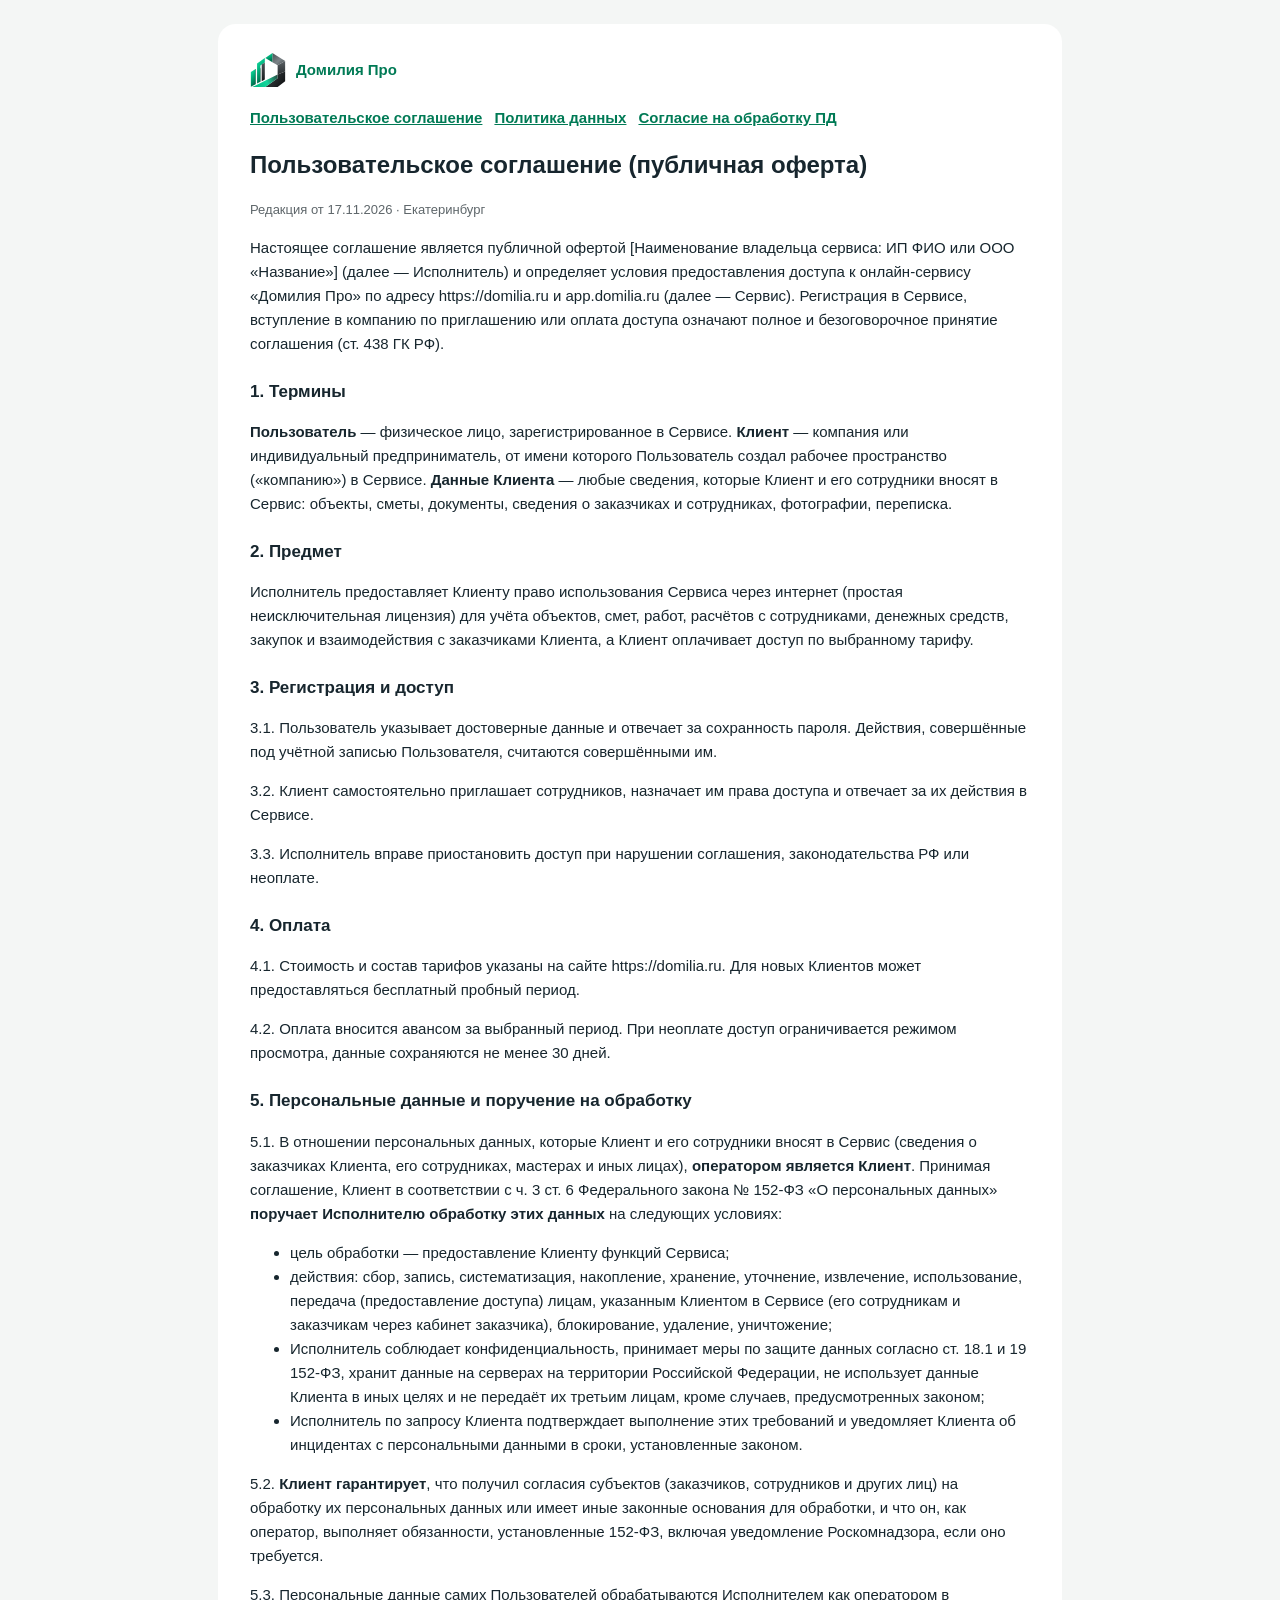
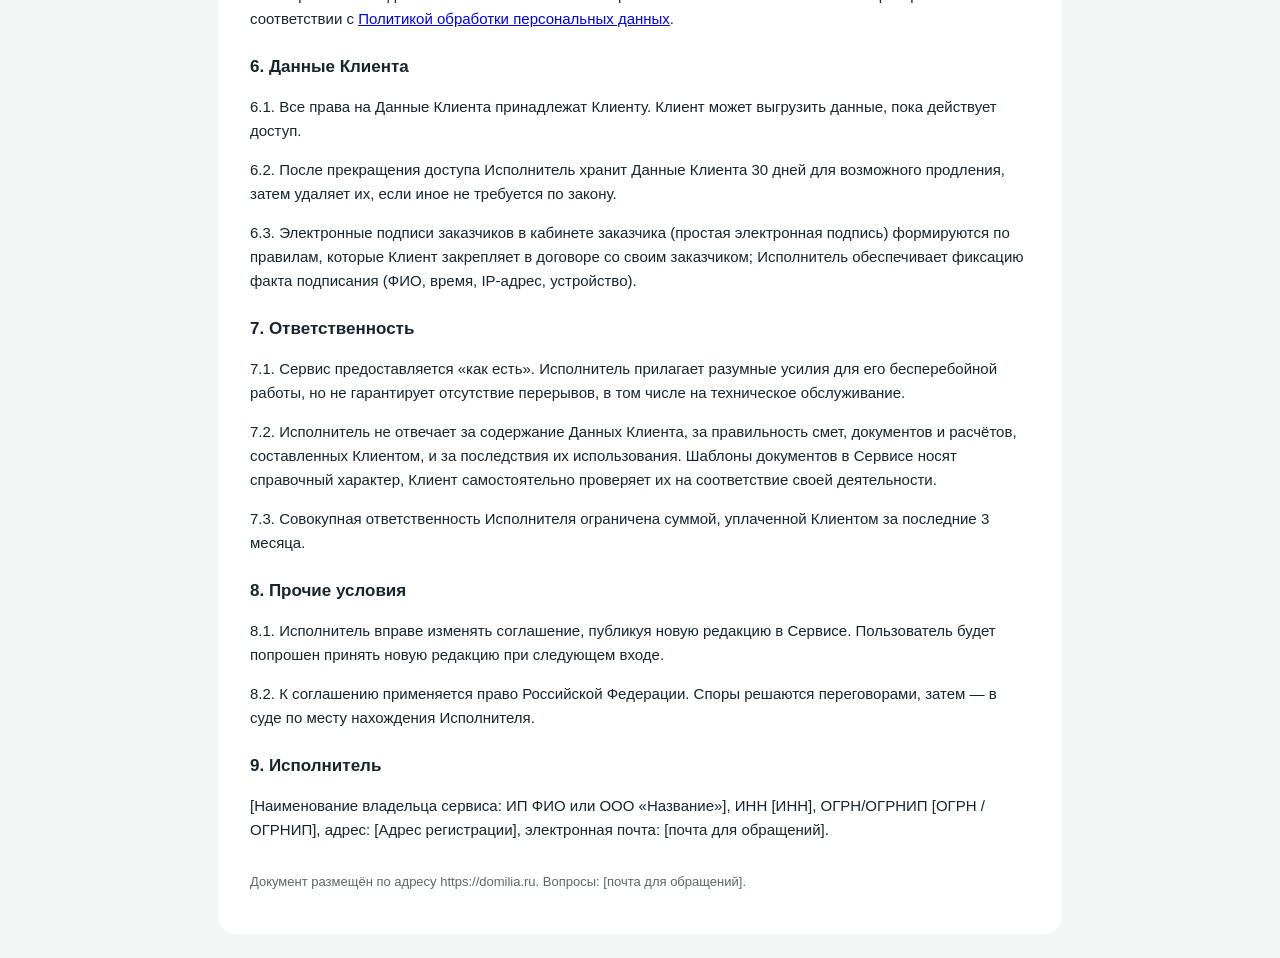
<file: legal.html>
<!DOCTYPE html>
<html lang="ru"><head><meta charset="utf-8"><meta name="viewport" content="width=device-width, initial-scale=1"><title>Документы — Домилия Про</title><link rel="icon" href="data:image/svg+xml,%3Csvg%20xmlns%3D%22http%3A%2F%2Fwww.w3.org%2F2000%2Fsvg%22%20viewBox%3D%220%200%2064%2064%22%3E%3Crect%20width%3D%2264%22%20height%3D%2264%22%20rx%3D%2211%22%20fill%3D%22%232B2F32%22%2F%3E%3Cg%20transform%3D%22translate(1%201)%20scale(0.135)%20translate(-40%20-36)%22%3E%3Cpath%20d%3D%22M208%2C431%20L351%2C328%20L351%2C286%20L438%2C252%20L438%2C363%20L351%2C431%20Z%22%20fill%3D%22%23fff%22%20fill-opacity%3D%220.55%22%2F%3E%3Cpath%20d%3D%22M351%2C179%20L438%2C129%20L438%2C252%20L351%2C286%20Z%22%20fill%3D%22%23fff%22%20fill-opacity%3D%220.72%22%2F%3E%3Cpath%20d%3D%22M290%2C36%20L438%2C129%20L351%2C179%20L290%2C143%20Z%22%20fill%3D%22%23fff%22%20fill-opacity%3D%220.88%22%2F%3E%3Cpath%20d%3D%22M208%2C94%20L290%2C36%20L290%2C143%20Z%22%20fill%3D%22%23fff%22%20fill-opacity%3D%221%22%2F%3E%3Cpath%20d%3D%22M55%2C432%20L351%2C286%20L351%2C328%20L208%2C431%20Z%22%20fill%3D%22%23fff%22%20fill-opacity%3D%221%22%2F%3E%3Cpath%20d%3D%22M202%2C94%20L112%2C159%20L112%2C390%20L150%2C370%20L150%2C182%20L202%2C145%20Z%22%20fill%3D%22%23fff%22%20fill-opacity%3D%221%22%2F%3E%3Cpath%20d%3D%22M202%2C145%20L166%2C170%20L166%2C363%20L202%2C343%20Z%22%20fill%3D%22%23fff%22%20fill-opacity%3D%220.6%22%2F%3E%3Cpath%20d%3D%22M95%2C221%20L40%2C257%20L40%2C427%20L95%2C398%20Z%22%20fill%3D%22%23fff%22%20fill-opacity%3D%221%22%2F%3E%3C%2Fg%3E%3Crect%20x%3D%2231%22%20y%3D%2231%22%20width%3D%2233%22%20height%3D%2233%22%20rx%3D%229%22%20fill%3D%22%23fff%22%2F%3E%3Ctext%20x%3D%2247.5%22%20y%3D%2257%22%20text-anchor%3D%22middle%22%20font-family%3D%22Arial%2CHelvetica%2Csans-serif%22%20font-weight%3D%22700%22%20font-size%3D%2227%22%20fill%3D%22%232B2F32%22%3E%D0%9F%3C%2Ftext%3E%3C%2Fsvg%3E">
<style>body{margin:0;background:#F4F6F5;color:#17262E;font:15px/1.6 -apple-system,Segoe UI,Roboto,Arial,sans-serif}article{max-width:780px;margin:24px auto;background:#fff;border-radius:18px;padding:28px 32px}h1{font-size:24px;line-height:1.25}h2{font-size:17px;margin-top:22px}.meta{color:#5E666A;font-size:13px}.top{display:flex;align-items:center;gap:10px;margin-bottom:18px}.top a{color:#007A55;text-decoration:none;font-weight:700}.top .mk{width:36px;height:36px}.top .mk svg{width:100%;height:100%}nav{display:flex;gap:12px;flex-wrap:wrap;margin-bottom:10px}nav a{color:#007A55;font-weight:600}section{display:none}section.on{display:block}i[data-k]{font-style:normal}@media(max-width:600px){article{margin:0;border-radius:0;padding:20px}}</style></head>
<body><article><div class="top"><span class="mk"><svg xmlns="http://www.w3.org/2000/svg" viewBox="30 26 418 415"><defs><linearGradient id="gG" x1="0" y1="0" x2="0.35" y2="1"><stop offset="0" stop-color="#1FE6AA"/><stop offset=".45" stop-color="#00B47E"/><stop offset="1" stop-color="#006C4C"/></linearGradient><linearGradient id="gBand" x1="55" y1="432" x2="351" y2="300" gradientUnits="userSpaceOnUse"><stop offset="0" stop-color="#00B47E"/><stop offset=".55" stop-color="#14D69C"/><stop offset="1" stop-color="#2A4A42"/></linearGradient><linearGradient id="gRoof" x1="290" y1="36" x2="400" y2="160" gradientUnits="userSpaceOnUse"><stop offset="0" stop-color="#4A4F53"/><stop offset=".7" stop-color="#7C8488"/><stop offset="1" stop-color="#5C6367"/></linearGradient><linearGradient id="gSide" x1="0" y1="0" x2="0" y2="1"><stop offset="0" stop-color="#5A6064"/><stop offset="1" stop-color="#2B2F32"/></linearGradient><linearGradient id="gLow" x1="230" y1="300" x2="420" y2="430" gradientUnits="userSpaceOnUse"><stop offset="0" stop-color="#3A4044"/><stop offset="1" stop-color="#0E1011"/></linearGradient><linearGradient id="gLeg" x1="0" y1="0" x2="0" y2="1"><stop offset="0" stop-color="#4C5357"/><stop offset="1" stop-color="#16191B"/></linearGradient></defs><path fill="url(#gLow)" d="M208,431 L351,328 L351,286 L438,252 L438,363 L351,431 Z"/><path fill="url(#gSide)" d="M351,179 L438,129 L438,252 L351,286 Z"/><path fill="url(#gRoof)" d="M290,36 L438,129 L351,179 L290,143 Z"/><path fill="url(#gG)" d="M208,94 L290,36 L290,143 Z"/><path fill="url(#gBand)" d="M55,432 L351,286 L351,328 L208,431 Z"/><path fill="url(#gG)" d="M202,94 L112,159 L112,390 L150,370 L150,182 L202,145 Z"/><path fill="url(#gLeg)" d="M202,145 L166,170 L166,363 L202,343 Z"/><path fill="#0C3A2B" d="M150,214 L154,212 L154,368 L150,370 Z"/><path fill="url(#gG)" d="M95,221 L40,257 L40,427 L95,398 Z"/><path fill="#0C3A2B" d="M95,221 L99,226 L99,396 L95,398 Z"/></svg>
</span><a href="/">Домилия Про</a></div>
<nav><a href="#terms">Пользовательское соглашение</a><a href="#privacy">Политика данных</a><a href="#consent">Согласие на обработку ПД</a></nav>
<h1 id="ttl"></h1><p class="meta">Редакция от <i data-k="date"></i> · <i data-k="city"></i></p>
            <section id="terms">
                <p>
                    Настоящее соглашение является публичной офертой <i data-k="name"></i> (далее — Исполнитель) и определяет условия предоставления
                    доступа к онлайн-сервису «Домилия Про» по адресу <i data-k="site"></i> и app.domilia.ru (далее — Сервис). Регистрация в Сервисе,
                    вступление в компанию по приглашению или оплата доступа означают полное и безоговорочное принятие соглашения (ст. 438 ГК РФ).
                </p>

                <h2>1. Термины</h2>
                <p><b>Пользователь</b> — физическое лицо, зарегистрированное в Сервисе. <b>Клиент</b> — компания или индивидуальный предприниматель, от имени которого Пользователь создал рабочее пространство («компанию») в Сервисе. <b>Данные Клиента</b> — любые сведения, которые Клиент и его сотрудники вносят в Сервис: объекты, сметы, документы, сведения о заказчиках и сотрудниках, фотографии, переписка.</p>

                <h2>2. Предмет</h2>
                <p>Исполнитель предоставляет Клиенту право использования Сервиса через интернет (простая неисключительная лицензия) для учёта объектов, смет, работ, расчётов с сотрудниками, денежных средств, закупок и взаимодействия с заказчиками Клиента, а Клиент оплачивает доступ по выбранному тарифу.</p>

                <h2>3. Регистрация и доступ</h2>
                <p>3.1. Пользователь указывает достоверные данные и отвечает за сохранность пароля. Действия, совершённые под учётной записью Пользователя, считаются совершёнными им.</p>
                <p>3.2. Клиент самостоятельно приглашает сотрудников, назначает им права доступа и отвечает за их действия в Сервисе.</p>
                <p>3.3. Исполнитель вправе приостановить доступ при нарушении соглашения, законодательства РФ или неоплате.</p>

                <h2>4. Оплата</h2>
                <p>4.1. Стоимость и состав тарифов указаны на сайте <i data-k="site"></i>. Для новых Клиентов может предоставляться бесплатный пробный период.</p>
                <p>4.2. Оплата вносится авансом за выбранный период. При неоплате доступ ограничивается режимом просмотра, данные сохраняются не менее 30 дней.</p>

                <h2>5. Персональные данные и поручение на обработку</h2>
                <p>5.1. В отношении персональных данных, которые Клиент и его сотрудники вносят в Сервис (сведения о заказчиках Клиента, его сотрудниках, мастерах и иных лицах), <b>оператором является Клиент</b>. Принимая соглашение, Клиент в соответствии с ч. 3 ст. 6 Федерального закона № 152-ФЗ «О персональных данных» <b>поручает Исполнителю обработку этих данных</b> на следующих условиях:</p>
                <ul>
                    <li>цель обработки — предоставление Клиенту функций Сервиса;</li>
                    <li>действия: сбор, запись, систематизация, накопление, хранение, уточнение, извлечение, использование, передача (предоставление доступа) лицам, указанным Клиентом в Сервисе (его сотрудникам и заказчикам через кабинет заказчика), блокирование, удаление, уничтожение;</li>
                    <li>Исполнитель соблюдает конфиденциальность, принимает меры по защите данных согласно ст. 18.1 и 19 152-ФЗ, хранит данные на серверах на территории Российской Федерации, не использует данные Клиента в иных целях и не передаёт их третьим лицам, кроме случаев, предусмотренных законом;</li>
                    <li>Исполнитель по запросу Клиента подтверждает выполнение этих требований и уведомляет Клиента об инцидентах с персональными данными в сроки, установленные законом.</li>
                </ul>
                <p>5.2. <b>Клиент гарантирует</b>, что получил согласия субъектов (заказчиков, сотрудников и других лиц) на обработку их персональных данных или имеет иные законные основания для обработки, и что он, как оператор, выполняет обязанности, установленные 152-ФЗ, включая уведомление Роскомнадзора, если оно требуется.</p>
                <p>5.3. Персональные данные самих Пользователей обрабатываются Исполнителем как оператором в соответствии с <a href="/legal/privacy" target="_blank">Политикой обработки персональных данных</a>.</p>

                <h2>6. Данные Клиента</h2>
                <p>6.1. Все права на Данные Клиента принадлежат Клиенту. Клиент может выгрузить данные, пока действует доступ.</p>
                <p>6.2. После прекращения доступа Исполнитель хранит Данные Клиента 30 дней для возможного продления, затем удаляет их, если иное не требуется по закону.</p>
                <p>6.3. Электронные подписи заказчиков в кабинете заказчика (простая электронная подпись) формируются по правилам, которые Клиент закрепляет в договоре со своим заказчиком; Исполнитель обеспечивает фиксацию факта подписания (ФИО, время, IP-адрес, устройство).</p>

                <h2>7. Ответственность</h2>
                <p>7.1. Сервис предоставляется «как есть». Исполнитель прилагает разумные усилия для его бесперебойной работы, но не гарантирует отсутствие перерывов, в том числе на техническое обслуживание.</p>
                <p>7.2. Исполнитель не отвечает за содержание Данных Клиента, за правильность смет, документов и расчётов, составленных Клиентом, и за последствия их использования. Шаблоны документов в Сервисе носят справочный характер, Клиент самостоятельно проверяет их на соответствие своей деятельности.</p>
                <p>7.3. Совокупная ответственность Исполнителя ограничена суммой, уплаченной Клиентом за последние 3 месяца.</p>

                <h2>8. Прочие условия</h2>
                <p>8.1. Исполнитель вправе изменять соглашение, публикуя новую редакцию в Сервисе. Пользователь будет попрошен принять новую редакцию при следующем входе.</p>
                <p>8.2. К соглашению применяется право Российской Федерации. Споры решаются переговорами, затем — в суде по месту нахождения Исполнителя.</p>

                <h2>9. Исполнитель</h2>
                <p><i data-k="req"></i><span class="ph">, телефон: <i data-k="phone"></i></span>.</p>
            </section>

            
            <section id="privacy">
                <h2>1. Общие положения</h2>
                <p>Политика определяет порядок обработки и защиты персональных данных пользователей сервиса «Домилия Про» (далее — Сервис) оператором — <i data-k="name"></i> (далее — Оператор) — в соответствии с Федеральным законом № 152-ФЗ «О персональных данных».</p>
                <p>Политика не распространяется на персональные данные, которые компании-клиенты вносят в Сервис о своих заказчиках и сотрудниках: в отношении них оператором является соответствующая компания, а Оператор обрабатывает их по её поручению (раздел 5 <a href="/legal/terms" target="_blank">Пользовательского соглашения</a>).</p>

                <h2>2. Какие данные обрабатываются</h2>
                <ul>
                    <li>фамилия, имя, отчество; адрес электронной почты; номер телефона; должность; фотография (если загружена);</li>
                    <li>сведения о компании, от имени которой работает пользователь;</li>
                    <li>технические данные: IP-адрес, сведения о браузере и устройстве, дата и время входа, файлы cookie, данные для push-уведомлений.</li>
                </ul>

                <h2>3. Цели обработки</h2>
                <ul>
                    <li>регистрация и предоставление доступа к Сервису, идентификация пользователя;</li>
                    <li>исполнение пользовательского соглашения, включая приём оплаты;</li>
                    <li>направление уведомлений, связанных с работой в Сервисе (письма, push-уведомления);</li>
                    <li>обеспечение безопасности, предотвращение несанкционированного доступа, техническая поддержка.</li>
                </ul>

                <h2>4. Правовые основания</h2>
                <p>Исполнение договора (пользовательского соглашения), стороной которого является пользователь, и согласие пользователя на обработку персональных данных.</p>

                <h2>5. Действия с данными и сроки</h2>
                <p>Сбор, запись, систематизация, накопление, хранение, уточнение, извлечение, использование, блокирование, удаление и уничтожение — с использованием средств автоматизации. Данные хранятся в течение срока использования Сервиса и 3 лет после удаления учётной записи, если более длительный срок не требуется по закону, а затем уничтожаются.</p>

                <h2>6. Локализация и передача</h2>
                <p>Персональные данные хранятся и обрабатываются на серверах, расположенных на территории Российской Федерации. Трансграничная передача не осуществляется. Данные могут передаваться: хостинг-провайдеру (для размещения Сервиса), платёжному оператору (при оплате), а также государственным органам в случаях, предусмотренных законом.</p>

                <h2>7. Защита данных</h2>
                <p>Оператор применяет организационные и технические меры: защищённое соединение (HTTPS), хранение паролей в зашифрованном виде, разграничение прав доступа, журналирование входов и действий, резервное копирование.</p>

                <h2>8. Права пользователя</h2>
                <p>Пользователь вправе получить сведения об обработке своих данных, потребовать их уточнения, блокирования или уничтожения, отозвать согласие, обжаловать действия Оператора в Роскомнадзоре или в суде. Запросы направляются на <i data-k="email"></i>; ответ даётся в течение 10 рабочих дней.</p>

                <h2>9. Файлы cookie</h2>
                <p>Сервис использует cookie, необходимые для входа и работы (сессия, защита от подделки запросов, настройки оформления). Отключение cookie в браузере может сделать работу с Сервисом невозможной.</p>

                <h2>10. Контакты оператора</h2>
                <p><i data-k="req"></i><span class="ph">, телефон: <i data-k="phone"></i></span>.</p>
            </section>

            
            <section id="consent">
                <p>
                    Я, регистрируясь в сервисе «Домилия Про» или вступая в компанию по приглашению, свободно, своей волей и в своём интересе
                    даю согласие <i data-k="name"></i> (далее — Оператор; <i data-k="req"></i>) на обработку моих персональных данных на следующих условиях.
                </p>
                <h2>1. Перечень данных</h2>
                <p>Фамилия, имя, отчество; адрес электронной почты; номер телефона; должность; фотография (если загружена мной); дата рождения (если указана мной); IP-адрес, сведения об устройстве и браузере, данные о действиях в сервисе.</p>
                <h2>2. Цели</h2>
                <p>Регистрация и предоставление доступа к сервису, исполнение пользовательского соглашения, направление уведомлений, связанных с работой в сервисе, обеспечение безопасности и техническая поддержка.</p>
                <h2>3. Действия и способы</h2>
                <p>Сбор, запись, систематизация, накопление, хранение, уточнение, извлечение, использование, передача (предоставление доступа) сотрудникам компании, в которой я работаю в сервисе, хостинг-провайдеру и платёжному оператору, блокирование, удаление, уничтожение — с использованием средств автоматизации и без них.</p>
                <h2>4. Срок и отзыв</h2>
                <p>Согласие действует со дня его предоставления до удаления моей учётной записи и истечения срока хранения, указанного в Политике обработки персональных данных. Я могу отозвать согласие, направив заявление на <i data-k="email"></i>. После отзыва Оператор прекращает обработку и уничтожает данные в течение 30 дней, если отсутствуют иные законные основания для обработки; при этом использование сервиса может стать невозможным.</p>
                <p>С <a href="/legal/privacy" target="_blank">Политикой обработки персональных данных</a> ознакомлен(а).</p>
            </section>
<p class="meta" style="margin-top:30px">Документ размещён по адресу <i data-k="site"></i>. Вопросы: <i data-k="email"></i>.</p></article>
<script>
/* РЕКВИЗИТЫ ВЛАДЕЛЬЦА СЕРВИСА — заполнить перед запуском продаж */
var L = { version:'2026-11-17', name:'[Наименование владельца сервиса: ИП ФИО или ООО «Название»]', inn:'[ИНН]', ogrn:'[ОГРН / ОГРНИП]', address:'[Адрес регистрации]', email:'[почта для обращений]', phone:'', site:'https://domilia.ru', city:'Екатеринбург' };
L.date = L.version.split('-').reverse().join('.'); L.req = L.name + ', ИНН ' + L.inn + ', ОГРН/ОГРНИП ' + L.ogrn + ', адрес: ' + L.address + ', электронная почта: ' + L.email;
var T = { terms:'Пользовательское соглашение (публичная оферта)', privacy:'Политика обработки персональных данных', consent:'Согласие на обработку персональных данных' };
document.querySelectorAll('i[data-k]').forEach(function(x){ x.textContent = L[x.dataset.k] || ''; }); if (!L.phone) document.querySelectorAll('.ph').forEach(function(x){ x.remove(); });
function show(){ var d = (location.hash || '#terms').slice(1); if (!T[d]) d = 'terms'; document.querySelectorAll('section').forEach(function(s){ s.classList.toggle('on', s.id === d); }); document.getElementById('ttl').textContent = T[d]; document.title = T[d] + ' — Домилия Про'; scrollTo(0, 0); }
window.addEventListener('hashchange', show); show();
</script></body></html>
</file>
<file: style.css>
:root{--ink:#16191B;--muted:#5E666A;--line:#E3E6E5;--bg:#F4F5F4;--g:#00B47E;--g2:#007A55;--gl:#E6F6F0;--y:#FFCC00;--yl:#FFF6CC;--red:#C0392B;--rl:#FCEDEB;--bl:#E8F0FB;--b:#2563C9}
*{box-sizing:border-box}
html{-webkit-text-size-adjust:100%}
body{margin:0;font:400 14.5px/1.5 Inter,Arial,sans-serif;color:var(--ink);background:var(--bg)}
h1,h2,h3,h4{margin:0;font-weight:600;letter-spacing:-.01em}
h1{font-size:20px}h2{font-size:18px}h3{font-size:15.5px}h4{font-size:14px}
a{color:var(--g2)}
button{font:inherit;cursor:pointer}
.app{display:grid;grid-template-columns:236px minmax(0,1fr);min-height:100vh}
.side{background:var(--ink);color:#C9CFD2;padding:16px 10px;position:sticky;top:0;height:100vh;overflow-y:auto;display:flex;flex-direction:column;gap:2px}
.lg{display:flex;gap:10px;align-items:center;color:#fff;padding:4px 8px 16px}
.lg i{width:34px;height:34px;border-radius:6px;background:var(--y);color:#141618;display:grid;place-items:center;font-style:normal;font-weight:600;font-size:18px}
.lg span{display:grid;font-weight:600;letter-spacing:.12em;font-size:14px;line-height:1.2}
.lg small{letter-spacing:0;font-weight:500;color:#8C9599;font-size:11px}
.side button{border:0;background:none;color:inherit;text-align:left;padding:9px 12px;border-radius:6px;font-size:14px;font-weight:500}
.side button:hover{background:rgba(255,255,255,.06)}
.side button.on{background:var(--g2);color:#fff}
.sp{flex:1}
.sv{padding:8px 12px;font-size:11.5px;color:#8C9599}
.main{min-width:0}
.bar{position:sticky;top:0;z-index:5;display:flex;align-items:center;gap:10px;flex-wrap:wrap;padding:14px 26px;background:rgba(244,245,244,.95);backdrop-filter:blur(8px);border-bottom:1px solid var(--line)}
.bar h1{flex:1}
.bar-r{display:flex;gap:8px;flex-wrap:wrap}
.wrap{padding:22px 26px 80px;display:grid;gap:18px;max-width:1240px}
.card{background:#fff;border:1px solid var(--line);border-radius:8px;padding:18px 20px;display:grid;gap:12px;min-width:0}
.card>h3{display:flex;align-items:center;gap:10px;flex-wrap:wrap}
.card>h3 .sp{flex:1}
.hint{background:var(--gl);border-radius:8px;padding:11px 14px;font-size:13.5px;line-height:1.5}
.hint.y{background:var(--yl)}.hint.r{background:var(--rl)}.hint.b{background:var(--bl)}
.muted{color:var(--muted)}.sm{font-size:12.5px}
.btn{display:inline-flex;align-items:center;justify-content:center;gap:6px;min-height:38px;padding:0 14px;border:0;border-radius:6px;background:var(--g2);color:#fff;font-weight:600;font-size:13.5px;text-decoration:none;white-space:nowrap}
.btn:hover{background:#00684A}
.btn.lt{background:#fff;color:var(--ink);box-shadow:inset 0 0 0 1.5px var(--line)}
.btn.lt:hover{box-shadow:inset 0 0 0 1.5px var(--g)}
.btn.y{background:var(--y);color:#141618}
.btn.xs{min-height:28px;padding:0 9px;font-size:12px;border-radius:8px}
.btn.red{background:#fff;color:var(--red);box-shadow:inset 0 0 0 1.5px #F1C9C4}
.row{display:flex;gap:10px;align-items:center;flex-wrap:wrap}
.grid2{display:grid;grid-template-columns:repeat(2,minmax(0,1fr));gap:14px}
.grid3{display:grid;grid-template-columns:repeat(3,minmax(0,1fr));gap:14px}
.grid4{display:grid;grid-template-columns:repeat(4,minmax(0,1fr));gap:12px}
.f{display:grid;gap:5px;font-size:12.5px;font-weight:600;color:var(--muted)}
input[type=text],input[type=number],input[type=url],.f>input[type=password],textarea,select{width:100%;padding:8px 11px;border:1.5px solid var(--line);border-radius:6px;font:400 14px Inter,Arial,sans-serif;color:var(--ink);background:#fff;outline:none}
input:focus,textarea:focus,select:focus{border-color:var(--g)}
textarea{min-height:90px;resize:vertical;line-height:1.45}
textarea.mono{font:13px/1.5 Consolas,Menlo,monospace}
.chk{display:inline-flex;align-items:center;gap:8px;font-weight:600;font-size:13.5px;cursor:pointer;color:var(--ink)}
.chk input{width:18px;height:18px;accent-color:var(--g2)}
.kpi{background:#fff;border:1px solid var(--line);border-radius:8px;padding:14px 16px;display:grid;gap:2px}
.kpi b{font-size:22px;font-weight:600;line-height:1.15}
.kpi span{font-size:12.5px;color:var(--muted)}
.kpi.g b{color:var(--g2)}.kpi.r b{color:var(--red)}
.tabs{display:flex;gap:6px;flex-wrap:wrap}
.tabs button{border:1.5px solid var(--line);background:#fff;border-radius:5px;padding:6px 13px;font-weight:600;font-size:13px}
.tabs button.on{background:var(--ink);color:#fff;border-color:var(--ink)}
.tabs button .n{opacity:.6;margin-left:4px}
.chips{display:flex;flex-wrap:wrap;gap:6px}
.chip{display:inline-flex;align-items:center;gap:6px;background:var(--bg);border-radius:8px;padding:4px 6px 4px 10px;font-size:13px;font-weight:500}
.chip button{border:0;background:none;color:var(--muted);font-size:15px;padding:0 3px;line-height:1}
.chip button:hover{color:var(--red)}
.chip.g{background:var(--gl)}.chip.y{background:var(--yl)}.chip.r{background:var(--rl)}
.tw{overflow-x:auto;border:1px solid var(--line);border-radius:8px}
table.t{width:100%;border-collapse:collapse;font-size:13px}
table.t th,table.t td{padding:7px 10px;border-top:1px solid var(--line);text-align:left;vertical-align:top}
table.t th{position:sticky;top:0;background:#FAFBFA;border-top:0;font-size:11.5px;text-transform:uppercase;letter-spacing:.03em;color:var(--muted);white-space:nowrap;cursor:pointer}
table.t td.n,table.t th.n{text-align:right;white-space:nowrap}
table.t tr:hover td{background:#FAFEFC}
table.t td input[type=text]{padding:4px 7px;font-size:13px;border-radius:7px;min-width:110px}
.bad{color:var(--red);font-weight:600}.ok{color:var(--g2);font-weight:600}.warn{color:#B07B00;font-weight:600}
.grp{border:1.5px solid var(--line);border-radius:8px;padding:12px 14px;display:grid;gap:10px;background:#FCFCFC}
.grp-h{display:flex;gap:8px;align-items:center;flex-wrap:wrap}
.grp-h input{flex:1;min-width:180px;font-weight:600}
.badge{display:inline-flex;align-items:center;padding:2px 8px;border-radius:5px;font-size:11.5px;font-weight:600;background:var(--bg);color:var(--muted)}
.badge.g{background:var(--gl);color:var(--g2)}.badge.r{background:var(--rl);color:var(--red)}.badge.y{background:var(--yl);color:#7A5A00}.badge.b{background:var(--bl);color:var(--b)}
/* превью объявления в поиске */
.ad{border:1px solid var(--line);border-radius:8px;padding:12px 14px;background:#fff;display:grid;gap:4px;max-width:640px}
.ad-u{font-size:12.5px;color:#2B8A3E;display:flex;gap:8px;align-items:center}
.ad-u i{font-style:normal;border:1px solid #CFD5D3;border-radius:4px;padding:0 5px;color:var(--muted);font-size:11px}
.ad-t{font-size:17px;color:#1A0DAB;line-height:1.3;font-weight:500}
.ad-x{font-size:13.5px;color:#333}
.ad-c{font-size:12.5px;color:var(--muted)}
.ad-s{display:flex;flex-wrap:wrap;gap:4px 14px;font-size:13px;color:#1A0DAB}
.issues{display:grid;gap:3px;font-size:12.5px}
.issues div::before{content:"• "}
.cnt{font-size:11.5px;color:var(--muted);font-weight:500;text-align:right}
.cnt.over{color:var(--red)}
.list{display:grid;gap:10px}
.toast{position:fixed;left:50%;bottom:22px;transform:translateX(-50%);background:var(--ink);color:#fff;padding:10px 16px;border-radius:6px;font-size:13.5px;z-index:50;max-width:90vw}
.drop{border:2px dashed #C9CFD2;border-radius:8px;padding:22px;text-align:center;color:var(--muted);cursor:pointer}
.drop.ov{border-color:var(--g);background:var(--gl)}
.bars{display:grid;gap:6px}
.barl{display:grid;grid-template-columns:150px 1fr 60px;gap:10px;align-items:center;font-size:13px}
.barl i{display:block;height:10px;border-radius:5px;background:var(--g)}
.barl i.y{background:var(--y)}.barl i.r{background:#E67E73}
ol.steps{margin:0;padding-left:20px;display:grid;gap:6px}
.todo{display:flex;gap:10px;align-items:flex-start;padding:8px 0;border-top:1px solid var(--line)}
.todo:first-child{border-top:0}
.todo input{width:18px;height:18px;margin-top:2px;accent-color:var(--g2);flex:none}
.todo.done span{color:var(--muted);text-decoration:line-through}
.todo small{display:block;color:var(--muted);font-weight:400}
[hidden]{display:none!important}
@media (max-width:980px){.grid3,.grid4{grid-template-columns:repeat(2,minmax(0,1fr))}}
@media (max-width:860px){
  .app{grid-template-columns:minmax(0,1fr)}
  .side{position:static;height:auto;flex-direction:row;overflow-x:auto;padding:8px;gap:4px}
  .lg,.sp,.sv{display:none}
  .side button{white-space:nowrap;background:rgba(255,255,255,.06);font-size:13px}
  .bar{padding:10px 14px}.wrap{padding:14px 12px 60px}
  .grid2,.grid3,.grid4{grid-template-columns:minmax(0,1fr)}
  .barl{grid-template-columns:110px 1fr 50px}
}

.rbg{display:grid;grid-template-columns:repeat(auto-fill,minmax(340px,1fr));gap:16px;margin-bottom:16px}
.rbg .card{margin:0}
.rb.off{opacity:.5}
.rbic{display:inline-grid;place-items:center;min-width:30px;height:30px;padding:0 6px;border-radius:6px;background:#FFCC00;color:#141618;font-style:normal;font-size:13px;font-weight:600;margin-right:8px}
.rbp{display:grid;grid-template-columns:1fr 1fr;gap:8px;margin:8px 0}
.rbp .chk{grid-column:1/-1}
.rbr{border-top:1px solid #e6e6e2;padding-top:10px;margin-top:6px}
.rbl{max-height:260px;overflow:auto;margin-bottom:8px}
.rbi{display:flex;gap:8px;align-items:flex-start;padding:6px 0;border-bottom:1px dashed #eee;font-size:14px}
.rbi span{display:flex;flex-direction:column}.rbi b{font-weight:500}.rbi small{color:#6b6b66}
.rbi.r b{color:#c0392b}.rbi.g b{color:#1e8449}.rbi.y b{color:#9a6b00}
pre.mono{white-space:pre-wrap;word-break:break-all;background:#f5f5f2;padding:10px;border-radius:8px;font-size:13px}

.side .hm{font-size:15px;font-weight:600;padding:12px;margin-bottom:6px}
.pro summary{list-style:none;cursor:pointer;padding:9px 12px;font-size:12px;font-weight:600;text-transform:uppercase;letter-spacing:.06em;color:#8B9397}
.pro summary::-webkit-details-marker{display:none}.pro summary::after{content:' ▸'}.pro[open] summary::after{content:' ▾'}
.pro button{display:block;width:100%}
.light{display:flex;gap:12px;align-items:center;padding:16px 18px;border-radius:8px;margin-bottom:16px;font-size:15.5px;background:#fff;box-shadow:inset 0 0 0 1.5px var(--line)}
.light i{width:16px;height:16px;border-radius:50%;flex:none;background:var(--y);box-shadow:0 0 0 5px var(--yl)}
.light.g i{background:var(--g);box-shadow:0 0 0 5px var(--gl)}.light.r i{background:var(--red);box-shadow:0 0 0 5px var(--rl)}
.hs{display:flex;gap:18px;background:#fff;border-radius:8px;padding:24px;margin:16px 0;box-shadow:inset 0 0 0 1.5px var(--line)}
.hs.now{box-shadow:inset 0 0 0 2.5px var(--g)}.hs.wait{opacity:.6}
.hs-n{flex:none;width:44px;height:44px;border-radius:50%;background:var(--ink);color:#fff;display:grid;place-items:center;font-weight:600;font-size:19px}
.hs.now .hs-n{background:var(--g2)}.hs.done .hs-n{background:var(--g);color:#fff}
.hs-b{flex:1;min-width:0;display:flex;flex-direction:column;gap:12px}
.hs-b h2{font-size:21px}.hs-sub{margin:0;color:var(--muted);font-size:15px}
.chips{display:flex;flex-wrap:wrap;gap:10px}
.chip{border:0;border-radius:5px;padding:12px 18px;font-weight:600;font-size:15px;background:var(--bg);color:var(--ink);box-shadow:inset 0 0 0 1.5px var(--line)}
.chip.on{background:var(--g2);color:#fff;box-shadow:none}
.bud{display:flex;flex-direction:column;gap:6px;background:var(--bg);padding:14px 16px;border-radius:8px}
.bud input{width:100%;accent-color:var(--g2);height:28px}.bv{font-size:20px}.bv span{font-size:14px;color:var(--muted);font-weight:500;margin-left:6px}
.btn.huge{min-height:64px;padding:12px 24px;font-size:17px;flex-direction:column;align-items:flex-start;border-radius:8px;white-space:normal;text-align:left;align-self:flex-start}
.btn.huge small{font-size:12.5px;font-weight:500;opacity:.85}
.cks{display:flex;flex-direction:column;gap:8px}
.ck2{display:flex;gap:10px;align-items:flex-start;cursor:pointer;font-weight:600}.ck2 input{width:20px;height:20px;margin-top:2px;accent-color:var(--g2)}
.ck2 span{display:flex;flex-direction:column}.ck2 small{font-weight:400;color:var(--muted)}
.fold{background:var(--bg);border-radius:8px;padding:12px 16px}.fold summary{cursor:pointer;font-weight:600;color:var(--g2)}
.gd{margin:12px 0 4px;padding-left:22px;display:flex;flex-direction:column;gap:8px;line-height:1.55}
.drop.big{padding:34px 20px;font-size:16px;border-radius:8px}
.res{border-top:1.5px solid var(--line);padding-top:14px;display:flex;flex-direction:column;gap:12px}
.res h3{font-size:19px}
.hint.g{background:var(--gl)}
.tasks{display:flex;flex-direction:column;gap:8px}
.task{display:flex;gap:12px;align-items:center;background:var(--bg);padding:12px 14px;border-radius:8px}
.task>div{flex:1;display:flex;flex-direction:column}.task small{color:var(--muted)}
.tn{flex:none;width:28px;height:28px;border-radius:50%;background:var(--ink);color:#fff;display:grid;place-items:center;font-weight:600;font-size:13px}
.task.done{opacity:.6}.task.done .tn{background:var(--g)}
.center{text-align:center}
@media(max-width:700px){.hs{padding:18px 14px;gap:12px}.hs-n{width:36px;height:36px;font-size:16px}.hs-b h2{font-size:18px}.btn.huge{align-self:stretch}}
@media (max-width:860px){.pro{display:flex;gap:4px;align-items:center}.pro:not([open]) button{display:none}.pro button{width:auto}.pro summary{white-space:nowrap}.side .hm{margin:0;padding:9px 12px}}
.wrap{grid-template-columns:minmax(0,1fr)}
.hs{margin:0}.light{margin:0}
@media(max-width:860px){.wrap>.grid4{grid-template-columns:repeat(2,minmax(0,1fr))}}
/* ===== бренд Директ Домилия ===== */
.lg i.mk{width:40px;height:40px;background:#fff;border-radius:6px;padding:5px;display:grid;place-items:center}
.lg i.mk svg{width:100%;height:100%;display:block}
.lg span{font-weight:600;font-size:17px;letter-spacing:.08em;line-height:1.1}.lg small{display:block;font-size:11px;letter-spacing:.32em;color:var(--g);font-weight:600;margin-top:3px}
.rbic{background:var(--gl);color:var(--g2)}
.side .out{margin-top:8px;color:#8B9397;font-size:12.5px}
body.lgn{min-height:100vh;display:grid;place-items:center;background:radial-gradient(1200px 600px at 20% 0%,#0b3d2c 0%,#16191B 60%);padding:20px}
.gate{width:min(380px,100%);background:#fff;border-radius:22px;padding:34px 28px;display:flex;flex-direction:column;gap:14px;box-shadow:0 30px 80px rgba(0,0,0,.35);text-align:center}
.gate-m{width:84px;height:84px;margin:0 auto 4px}.gate-m svg{width:100%;height:100%}
.gate h1{font-size:24px;letter-spacing:.06em}.gate h1 span{color:var(--g2)}
.gate p{margin:0;color:var(--muted);font-size:14px}
.gate input[type=password]{height:50px;border-radius:8px;border:1.5px solid var(--line);padding:0 16px;font:inherit;font-size:16px}
.gate input[type=password]:focus{outline:none;border-color:var(--g)}
.gate .chk{justify-content:center;font-weight:500;color:var(--muted)}
.gate .btn{height:50px;font-size:16px}
.gate-e{color:var(--red);font-weight:600;min-height:20px}
/* разведка, аудит, VK, заявки, школа */
.btn.bm{cursor:grab;background:var(--g);font-size:15px;min-height:46px}.btn.bm.lt{background:#fff;color:var(--g2)}
.cloud{display:flex;flex-wrap:wrap;gap:6px 14px;align-items:baseline;line-height:1.3}.cloud span{font-weight:600;color:var(--g2)}
.sad{border-top:1px solid var(--line);padding:10px 0;display:flex;flex-direction:column;gap:2px}.sad.me{background:var(--gl);padding:10px;border-radius:6px}
.sad-d{font-size:12px;color:var(--muted);font-weight:600}.sad b{color:#1a0dab;font-size:15px}.sad p{margin:0;font-size:13.5px}.sad small{color:var(--g2);font-size:12.5px}
.score{display:inline-grid;place-items:center;min-width:58px;height:26px;border-radius:5px;font-weight:600;font-size:12.5px;margin-right:8px}
.score.g{background:var(--gl);color:var(--g2)}.score.y{background:var(--yl);color:#8a6500}.score.r{background:var(--rl);color:var(--red)}
.aud{background:var(--yl);border-radius:6px;padding:8px 12px;margin-top:8px}.aud summary{cursor:pointer;font-weight:600}.aud ul{margin:8px 0 0;padding-left:18px}
.vkc{border:1.5px solid var(--line);border-radius:8px;padding:12px;margin-top:10px;display:grid;gap:6px}.vkc-h{display:flex;gap:8px;align-items:center}
.card.hl{box-shadow:inset 0 0 0 2.5px var(--g)}
.ls-4 td{background:var(--gl)}.ls-5 td{color:var(--muted)}
.lesson summary{cursor:pointer;font-weight:600;font-size:16px;display:flex;gap:12px;align-items:center;list-style:none}.lesson summary::-webkit-details-marker{display:none}
.lesson p{line-height:1.6;font-size:15px}.lesson.done summary .tn{background:var(--g)}
.qz{display:flex;flex-wrap:wrap;gap:8px}.qz .btn{white-space:normal;text-align:left}
select{height:40px;border-radius:6px;border:1.5px solid var(--line);padding:0 10px;font:inherit;background:#fff}

.mlist{display:grid;grid-template-columns:repeat(auto-fill,minmax(220px,1fr));gap:4px 12px;max-height:380px;overflow:auto;padding:4px 0}
.mi{display:flex;gap:8px;align-items:flex-start;padding:5px 6px;border-radius:8px;cursor:pointer}.mi input{margin-top:3px;accent-color:var(--g2)}
.mi b{font-weight:600}.mi small{display:block;color:var(--muted);font-size:11.5px}.mi.pre{background:var(--rl)}
.mi{flex-wrap:wrap}.mi small{flex-basis:100%;padding-left:24px;margin-top:-2px}
textarea.avd{min-height:220px}

.task.p1{box-shadow:inset 3px 0 0 var(--red)}.task.p1 .tn{background:var(--red)}.task.p2 .tn{background:#B07B00}
.plan .task{margin-top:8px}
.season{display:flex;gap:6px;align-items:flex-end;height:100px;padding:8px 0}.sm-c{flex:1;display:flex;flex-direction:column;align-items:center;gap:4px}
.sm-c i{width:100%;max-width:40px;background:var(--gl);border-radius:6px 6px 0 0;box-shadow:inset 0 0 0 1.5px var(--g)}.sm-c.on i{background:var(--g)}.sm-c span{font-size:11.5px;font-weight:600;color:var(--muted)}
.bal{background:var(--bg);border-radius:8px;padding:12px;display:grid;gap:8px}
.abs{background:var(--bg);border-radius:8px;padding:12px;display:grid;gap:8px}.abr{margin-top:12px;display:grid;gap:10px}
.ans{white-space:pre-line;background:var(--gl);border-radius:8px;padding:14px;font-weight:500;margin-top:10px;min-height:20px}.ans:empty{display:none}
.kw{display:inline-block;padding:5px 10px;border-radius:5px;background:var(--bg);font-size:12.5px;font-weight:600;color:var(--muted)}.kw.on{background:var(--gl);color:var(--g2)}
canvas.cvp{width:100%;max-width:640px;border-radius:8px;display:block;margin-top:10px;background:#16191B}
.rep .lead{font-size:16px}
html.dark{filter:invert(.9) hue-rotate(180deg);background:#fff}html.dark img,html.dark canvas,html.dark .mk,html.dark .gate-m{filter:invert(1) hue-rotate(180deg)}
@media print{.side,.bar-r,.toast{display:none!important}.app{display:block}.wrap{padding:0}.card{box-shadow:none;border:1px solid #ddd;break-inside:avoid}}

.pj{display:grid;gap:6px;padding:0 4px 10px;border-bottom:1px solid rgba(255,255,255,.08);margin-bottom:8px}
.pjl{display:grid;gap:3px}.pjl small{font-size:10.5px;letter-spacing:.12em;text-transform:uppercase;color:#8B9397;font-weight:600;padding-left:4px}
select.pjs{background:#22272A;color:#fff;border:1px solid rgba(255,255,255,.12);height:38px;font-weight:600;width:100%}
.side .pja{font-size:12.5px;color:#C9CFD2;padding:6px 8px}
.pjg{display:grid;grid-template-columns:repeat(auto-fill,minmax(300px,1fr));gap:14px}.pjg .card{margin:0}
.pjc.cur{box-shadow:inset 0 0 0 2.5px var(--g)}.pjc.bad{box-shadow:inset 0 0 0 2px #F1C9C4}
.pjm{display:grid;grid-template-columns:1fr 1fr;gap:6px 12px;font-size:13px;color:var(--muted)}.pjm b{color:var(--ink);font-size:15px;margin-right:4px}
.accb{display:flex;flex-wrap:wrap;gap:8px;align-items:center;background:#fff;border-radius:8px;padding:10px 14px;box-shadow:inset 0 0 0 1.5px var(--line)}
.chip.sm{padding:7px 13px;font-size:13px}
small.pre{white-space:pre-line}
@media (max-width:860px){.pj{display:flex;border:0;padding:0;margin:0}.pjl small{display:none}select.pjs{width:auto;max-width:170px}}

/* ===== аккуратный интерфейс v2 ===== */
.ic{width:18px;height:18px;flex:none;fill:none;stroke:currentColor;stroke-width:1.8;stroke-linecap:round;stroke-linejoin:round}
.btn .ic{width:16px;height:16px}
.side{width:248px;padding:14px 12px 12px;gap:0;overflow-y:auto;scrollbar-width:thin}
.app{grid-template-columns:248px minmax(0,1fr)}
.lg{padding:2px 6px 14px}
.pj{padding:0 2px 12px;margin-bottom:6px;border-bottom:1px solid rgba(255,255,255,.07)}
.nav{display:flex;flex-direction:column;gap:1px}
.ng{font-size:10.5px;letter-spacing:.12em;text-transform:uppercase;color:#7E878B;font-weight:600;padding:14px 10px 6px}
.side .ni{display:flex;align-items:center;gap:11px;width:100%;border:0;background:none;color:#C9CFD2;text-align:left;padding:8px 10px;border-radius:6px;font-size:13.5px;font-weight:500;line-height:1.2;min-height:36px}
.side .ni .ic{color:#8F999D}
.side .ni:hover{background:rgba(255,255,255,.06);color:#fff}.side .ni:hover .ic{color:#fff}
.side .ni.on{background:var(--g2);color:#fff}.side .ni.on .ic{color:#fff}
.navf{display:flex;flex-direction:column;gap:1px;border-top:1px solid rgba(255,255,255,.07);padding-top:8px;margin-top:10px}
.side .ni.sm{font-size:12.5px;min-height:32px;padding:6px 10px;color:#9AA3A7}
.side .sv{padding:8px 10px 0;font-size:11px;color:#6F787C}
.side .hm,.side .out,.side .pja{display:none}
.rbic{display:inline-grid;place-items:center;width:32px;height:32px;min-width:32px;padding:0;border-radius:6px;margin-right:10px}.rbic .ic{width:18px;height:18px}
.card h3{display:flex;align-items:center;gap:8px;flex-wrap:wrap;font-size:16px;line-height:1.3}
.card h3 .sp{flex:1}
.card{padding:20px 22px}
.hint{font-size:13.5px;line-height:1.55}
.bar{display:flex;align-items:center;gap:12px}
.mnu{display:none;border:0;background:none;padding:6px;margin-left:-6px;color:var(--ink);border-radius:8px}.mnu .ic{width:22px;height:22px}
.scrim{display:none}
/* поля: ровные ряды даже при подписях в 2 строки */
.grid2,.grid3,.grid4{align-items:start}
@supports (grid-template-rows:subgrid){
  .grid2>.f,.grid3>.f,.grid4>.f{grid-row:span 3;display:grid;grid-template-rows:subgrid;row-gap:5px}
  .grid2>.f>.fl,.grid3>.f>.fl,.grid4>.f>.fl{align-self:end}
}
.fl{line-height:1.3}
.f>small{margin-top:-1px}
@media (max-width:860px){
  .app{display:block}
  .side{position:fixed;left:0;top:0;bottom:0;height:100vh;width:min(290px,86vw);flex-direction:column;overflow-y:auto;transform:translateX(-102%);transition:transform .22s ease;z-index:60;padding:14px 12px}
  .lg,.sp,.sv{display:flex}.sv{display:block}
  .side button{white-space:normal;background:none}
  .side .ni{background:none;font-size:14.5px;min-height:42px}
  .pj{display:grid;border-bottom:1px solid rgba(255,255,255,.07);padding:0 2px 12px;margin-bottom:6px}.pjl small{display:block}select.pjs{width:100%;max-width:none}
  body.nav .side{transform:none;box-shadow:0 0 60px rgba(0,0,0,.5)}
  body.nav .scrim{display:block;position:fixed;inset:0;background:rgba(10,12,13,.45);z-index:50}
  .mnu{display:inline-grid;place-items:center}
  .bar{position:sticky;top:0;z-index:40;background:var(--bg)}
  .card{padding:16px}
}
.hb{display:flex;align-items:center;gap:10px}.btn.huge .ic{width:20px;height:20px}
.card h3>.ic{color:var(--g2)}
/* ===== Домилия Про ===== */
.kpi.y b{color:#B07B00}.badge.y{background:var(--yl);color:#8a6500}
.empty{color:var(--muted);margin:6px 0;font-size:14px}
.seg{display:flex;flex-wrap:wrap;gap:6px;background:#fff;padding:6px;border-radius:8px;box-shadow:inset 0 0 0 1.5px var(--line);width:max-content;max-width:100%}
.seg button{border:0;background:none;padding:8px 14px;border-radius:6px;font-weight:600;font-size:13px;color:var(--muted)}.seg button.on{background:var(--ink);color:#fff}
.att{display:flex;gap:10px;align-items:center;width:100%;text-align:left;border:0;background:var(--bg);border-radius:6px;padding:10px 12px;margin-top:6px;font:inherit;font-weight:500;color:var(--ink);cursor:pointer}
.att .ic{color:#B07B00}.att.r{background:var(--rl)}.att.r .ic{color:var(--red)}.att:hover{filter:brightness(.97)}
.orow{display:grid;grid-template-columns:minmax(0,1fr) 160px 50px 120px;gap:12px;align-items:center;width:100%;border:0;background:none;text-align:left;padding:10px 4px;border-top:1px solid var(--line);font:inherit;cursor:pointer}
.orow div{display:flex;flex-direction:column}.orow small{color:var(--muted)}.orow .n{text-align:right;font-weight:600}
.prog{height:8px;background:var(--bg);border-radius:6px;overflow:hidden}.prog i{display:block;height:100%;background:var(--g)}
.kb{display:grid;grid-template-columns:repeat(5,minmax(200px,1fr));gap:12px;overflow-x:auto;padding-bottom:6px}
.kc{background:#EBEDEC;border-radius:8px;padding:10px;min-height:200px;display:flex;flex-direction:column;gap:8px}.kc.ov{box-shadow:inset 0 0 0 2px var(--g)}
.kh{display:flex;gap:8px;align-items:center;padding:2px 4px 6px}.kh .muted{margin-left:auto}
.kd{background:#fff;border-radius:6px;padding:10px 12px;box-shadow:0 1px 2px rgba(0,0,0,.06);cursor:pointer;display:flex;flex-direction:column;gap:3px}.kd:hover{box-shadow:0 0 0 1.5px var(--g)}
.kd small{color:var(--muted)}.kf{display:flex;justify-content:space-between;font-size:12.5px;font-weight:600}.dt{color:var(--muted)}.dt.late{color:var(--red)}
.sm-lay{display:grid;grid-template-columns:minmax(0,1fr) 300px;gap:18px;align-items:start}
.sm-side{position:sticky;top:76px;display:grid;gap:14px}.sm-side .card{margin:0}
.col{display:flex;flex-direction:column;gap:8px}.col .btn{justify-content:flex-start}
.tot{display:grid;gap:6px;margin-bottom:10px}.tot div{display:flex;justify-content:space-between;gap:10px;font-size:14px}.tot .big{font-size:19px;border-top:2px solid var(--ink);padding-top:8px;margin-top:4px}.tot .muted{font-size:12.5px;color:var(--muted)}
.room{margin-bottom:14px}.rh{display:flex;gap:10px;align-items:center;margin-bottom:10px}
input.rn{font-size:17px;font-weight:600;border:0;border-bottom:1.5px dashed var(--line);border-radius:0;padding:4px 2px;max-width:280px;background:none}
.rs{font-size:16px;color:var(--g2)}
.dims{display:flex;gap:8px;align-items:flex-end;flex-wrap:wrap}.dims .f{width:110px}.dims .x{font-weight:600;color:var(--muted);padding-bottom:10px}.dims>.ic{color:var(--muted);margin-bottom:10px}
.ops{display:flex;gap:8px;align-items:center;flex-wrap:wrap;margin:10px 0}.op{display:inline-flex;align-items:center;gap:4px;background:var(--bg);border-radius:6px;padding:4px 6px}.op input{width:62px;height:30px;padding:0 6px}
button.x{border:0;background:none;color:var(--muted);font-size:18px;line-height:1;cursor:pointer;padding:2px 6px;border-radius:6px}button.x:hover{color:var(--red);background:var(--rl)}
.geo{display:flex;gap:16px;flex-wrap:wrap;font-size:13px;color:var(--muted);background:var(--gl);padding:8px 12px;border-radius:6px;margin-bottom:10px}.geo b{color:var(--ink)}
table.lines td{padding:4px 6px}table.lines input,table.lines select{height:32px;font-size:13.5px}
input.ni2{min-width:230px}input.qi{width:84px;text-align:right}input.pi{width:90px;text-align:right}select.wsel{width:130px}
input.qi.auto{background:var(--gl);border-color:#BFE8D7}.qw{display:inline-flex;gap:4px;align-items:center}
.ab{border:0;background:var(--bg);color:var(--muted);font-size:10.5px;font-weight:600;border-radius:6px;padding:3px 5px;cursor:pointer}.ab.on{background:var(--g2);color:#fff}
tr.dn td{background:#F2FBF7}tr.late td{background:var(--rl)}td.c{text-align:center}
.st{display:inline-block;padding:3px 9px;border-radius:5px;font-size:12px;font-weight:600;background:var(--bg)}.st1{background:var(--bl);color:var(--b)}.st2{background:var(--gl);color:var(--g2)}.st3{background:#E8E8E8;color:#333}.st4{background:var(--rl);color:var(--red)}
.cg{display:grid;grid-template-columns:repeat(auto-fill,minmax(330px,1fr));gap:14px}.cg .card{margin:0;display:grid;gap:10px}
.mini{display:flex;gap:14px;flex-wrap:wrap;font-size:13px;color:var(--muted)}.mini b{color:var(--ink)}
.mchart{display:flex;gap:10px;align-items:flex-end;height:180px;padding:10px 0;overflow-x:auto}.mc{flex:1;min-width:46px;display:flex;flex-direction:column;align-items:center;gap:4px}.mb{display:flex;gap:3px;align-items:flex-end;height:124px}
.mb i{width:14px;border-radius:4px 4px 0 0;display:block}.mb i.in,.lg2 .in::before{background:var(--g)}.mb i.out,.lg2 .out::before{background:#C9CFD2}.mc span{font-size:11.5px;font-weight:600;color:var(--muted)}.mc small{font-size:11px;font-weight:600}
.lg2{display:flex;gap:14px;font-size:12px;color:var(--muted)}.lg2 span::before{content:'';display:inline-block;width:10px;height:10px;border-radius:3px;margin-right:5px}
.dlg{position:fixed;inset:0;background:rgba(10,12,13,.45);z-index:80;display:grid;place-items:center;padding:20px}.dlg .card{width:min(640px,100%);max-height:85vh;overflow:auto}
.linkbox{display:flex;gap:8px;flex-wrap:wrap;margin-top:10px}.linkbox input{flex:1;min-width:240px}
table.cat input,table.cat select{height:32px;font-size:13px}table.cat td.sm{font-size:12px;color:var(--muted);max-width:220px}
@media (max-width:1100px){.sm-lay{grid-template-columns:minmax(0,1fr)}.sm-side{position:static}}
@media (max-width:860px){.orow{grid-template-columns:minmax(0,1fr) 90px}.orow .prog,.orow .n:nth-of-type(1){display:none}.kb{grid-template-columns:repeat(5,82vw)}.dims .f{width:92px}}
.tot .disc b,.tot .disc span{color:var(--g2)}.tot .sep{border-top:1px dashed var(--line);margin:4px 0}.row.nw{flex-wrap:nowrap;gap:4px}
/* смета v2 */
.smbar{display:flex;gap:10px;align-items:center;flex-wrap:wrap;background:#fff;border-radius:8px;padding:10px 14px;box-shadow:inset 0 0 0 1.5px var(--line);margin-bottom:14px}
.smbar select{width:auto;height:32px;font-size:13px}
.tm{display:flex;justify-content:space-between;gap:10px;align-items:center;padding:8px 0;border-top:1px solid var(--line)}.tm:first-child{border-top:0}
.tm div{display:flex;flex-direction:column}.tm small{color:var(--muted);font-size:11.5px}.tm .n{text-align:right;align-items:flex-end}.tm.none b{color:var(--muted)}.tm.tot2{border-top:2px solid var(--ink);font-size:15px}
.rsw{display:flex;flex-direction:column;line-height:1.2}.rl{color:var(--muted);font-size:12px}
td.lno{color:var(--muted);font-size:12px;width:26px;text-align:center}
select.lmenu{width:38px;height:30px;padding:0 4px;font-weight:600;text-align:center;background:var(--bg);border-color:transparent}
.exb{display:inline-block;background:var(--yl);color:#8a6500;font-size:10.5px;font-weight:600;border-radius:6px;padding:1px 6px;margin-left:6px}
.lnote{display:block;color:var(--muted);font-size:11.5px;margin-top:2px}
tr.ex td{background:#FFFBEA}tr.secr td{background:var(--bg);font-weight:600;font-size:12px;text-transform:uppercase;letter-spacing:.06em;color:var(--muted)}
td.lab{color:#8a6500;font-weight:600;font-size:13px}
.wsw{display:inline-flex;align-items:center;gap:6px;background:#fff;border:1.5px solid var(--g);border-radius:6px;padding:0 10px;flex:1;min-width:260px}.wsw .ic{color:var(--g2)}
input.wsrch{border:0!important;height:38px;flex:1;outline:none;box-shadow:none!important;padding:0}
.addrow{align-items:center}.addrow select{width:auto;max-width:240px}
table.lines td{white-space:nowrap}table.lines td:nth-child(2){white-space:normal;min-width:240px}
.rh .btn.xs{min-width:30px}
.card{min-width:0}.card>*{min-width:0}.room{display:block}.rbody,.rh{min-width:0;max-width:100%}
.rh{flex-wrap:wrap}
table.lines td:nth-child(2){min-width:190px}table.lines input.ni2{min-width:0;width:100%}table.lines input.qi{width:68px}table.lines input.pi{width:76px}table.lines select.wsel{width:118px}
table.lines th,table.lines td{padding-left:5px;padding-right:5px}
table.lines td{vertical-align:middle}
/* строки сметы карточками */
.lns{display:flex;flex-direction:column;gap:8px}
.ln{border:1.5px solid var(--line);border-radius:8px;padding:10px 12px;background:#fff}
.ln.dn{background:#F2FBF7;border-color:#BFE8D7}.ln.ex{background:#FFFBEA;border-color:#F2DE9B}
.ln-top{display:flex;gap:8px;align-items:flex-start}
.ln-top .lno{flex:none;width:24px;height:24px;border-radius:7px;background:var(--bg);color:var(--muted);font-size:12px;font-weight:600;display:grid;place-items:center;margin-top:5px}
.ln-nm{flex:1;min-width:0}
textarea.lname{width:100%;min-height:34px;height:34px;resize:none;overflow:hidden;font:600 14.5px/1.4 inherit;font-family:inherit;border:1.5px solid transparent;background:transparent;padding:5px 6px;border-radius:8px}
textarea.lname:hover{border-color:var(--line)}textarea.lname:focus{border-color:var(--g);background:#fff;outline:none}
.ln-top .x{margin-top:3px}
.ln-f{display:flex;flex-wrap:wrap;gap:8px 14px;align-items:flex-end;padding:6px 0 0 32px}
.lf{display:flex;flex-direction:column;gap:3px;font-size:11.5px;font-weight:600;color:var(--muted)}
.lf input,.lf select{height:34px}.lf.q input{width:78px;text-align:right}.lf.p input{width:92px;text-align:right}.lf.w select{width:170px}
.lf b{height:34px;display:flex;align-items:center;font-size:15px;color:var(--ink)}.lf.s b{color:var(--g2);min-width:90px}.lf.z b{color:#8a6500;font-size:14px}
.lf.d{align-items:center}.lf.d input{width:20px;height:20px;margin:7px 0;accent-color:var(--g2)}
.secr{font-weight:600;font-size:11.5px;text-transform:uppercase;letter-spacing:.08em;color:var(--muted);padding:8px 2px 0}
.addz{display:flex;flex-direction:column;gap:8px;margin-top:12px;padding-top:12px;border-top:1.5px dashed var(--line)}
.addz .wsw{width:100%;min-width:0}.addz .row select{width:auto;max-width:230px;height:38px}
.packq{display:flex;flex-wrap:wrap;gap:8px;align-items:center;background:var(--gl);border-radius:8px;padding:12px;margin-top:4px}
.dlg .card.wide{width:min(980px,100%)}
.pk{display:flex;flex-direction:column;align-items:flex-start;gap:2px;text-align:left;border:1.5px solid var(--line);background:#fff;border-radius:8px;padding:12px 14px;cursor:pointer;font:inherit}.pk:hover{border-color:var(--g)}.pk small{color:var(--muted)}
.cpw{display:grid;grid-template-columns:200px minmax(0,1fr);gap:12px;min-height:360px}
.cps{display:flex;flex-direction:column;gap:3px}.cps button{display:flex;justify-content:space-between;align-items:center;border:0;background:none;text-align:left;padding:9px 10px;border-radius:6px;font:inherit;font-weight:600;font-size:13.5px;color:var(--muted);cursor:pointer}.cps button.on{background:var(--ink);color:#fff}
.cpl{display:flex;flex-direction:column;gap:6px;max-height:52vh;overflow:auto;padding-right:4px}
.cpi{display:flex;gap:10px;align-items:center;border:1.5px solid var(--line);border-radius:6px;padding:9px 12px;cursor:pointer}.cpi input{width:20px;height:20px;accent-color:var(--g2);flex:none}.cpi:has(input:checked){border-color:var(--g);background:var(--gl)}.cpi.has{opacity:.5}
.cpn{flex:1;display:flex;flex-direction:column}.cpn small{color:var(--muted);font-size:12px}.cpp{font-weight:600;white-space:nowrap}
@media (max-width:700px){.cpw{grid-template-columns:1fr}.cps{flex-direction:row;overflow-x:auto}.cps button{white-space:nowrap}.ln-f{padding-left:0}.lf.w select{width:150px}}
.cchips{gap:6px}.chip .cn{opacity:.6;font-size:11.5px;margin-left:4px}
.ln.cw .lf.u input{width:70px}.ln.cw .lf.g select{width:200px}.lf.m .mg{height:34px;display:flex;align-items:center;font-weight:600;font-size:14px}.mg.ok{color:var(--g2)}.mg.bad{color:var(--red)}
.ln.cw .ln-f{padding-left:0}.ln.cw textarea.lname{font-size:15px}
input[type=search],input[type=date],input[type=tel],input[type=email]{width:100%;padding:8px 11px;border:1.5px solid var(--line);border-radius:6px;font:400 14px Inter,Arial,sans-serif;color:var(--ink);background:#fff;outline:none;height:40px}
input:focus,select:focus,textarea:focus{border-color:var(--g)}
input.wsrch{height:38px!important}
@media (min-width:1150px){.ln.cw{display:flex;gap:14px;align-items:center}.ln.cw .ln-top{flex:1;min-width:0}.ln.cw .ln-f{flex:none;padding:0;flex-wrap:nowrap}.ln.cw .ln-top .lmenu{order:9}}
.ln.cw{padding:8px 12px}
.st0{background:var(--bg);color:var(--muted)}.st1{background:var(--bl);color:var(--b)}.st2{background:var(--gl);color:var(--g2)}.st3{background:var(--g2);color:#fff}.st4{background:#E8E8E8;color:#333}.st5{background:var(--rl);color:var(--red)}
.shape{display:flex;flex-direction:column;gap:10px}
.seg.sm button{padding:6px 11px;font-size:12.5px}
.polyw{display:grid;grid-template-columns:minmax(0,1fr) 310px;gap:16px;align-items:start}
.walls{display:flex;flex-direction:column;gap:6px;margin:8px 0}
.wrow{display:flex;gap:8px;align-items:center;flex-wrap:wrap}.wrow b{width:70px;font-size:13px}.wrow input{width:84px;height:34px}.wrow select{width:170px;height:34px}.wrow.cl .wclose{font-weight:600;color:var(--g2)}
.psw{background:var(--gl);border-radius:8px;padding:6px}.psvg{width:100%;height:auto;display:block}
.psvg polygon{fill:#fff;stroke:var(--g2);stroke-width:2.5;stroke-linejoin:round}.psvg circle{fill:var(--g2)}.psvg text{font:600 10px Inter,Arial;fill:var(--ink);text-anchor:middle}
@media (max-width:900px){.polyw{grid-template-columns:1fr}}
.pkr{display:flex;gap:10px;align-items:center;border:1.5px solid var(--line);border-radius:6px;padding:8px 12px}.pkr.miss{opacity:.55}.pkr .lno{width:24px;height:24px;border-radius:7px;background:var(--bg);color:var(--muted);font-size:12px;font-weight:600;display:grid;place-items:center;flex:none}
.pkn{flex:1;display:flex;flex-direction:column}.pkn small{color:var(--muted);font-size:12px}.pkr .lf input{width:80px;height:32px}
.docg{display:grid;grid-template-columns:repeat(auto-fill,minmax(280px,1fr));gap:10px}
.docb{display:flex;gap:12px;align-items:flex-start;text-align:left;border:1.5px solid var(--line);background:#fff;border-radius:8px;padding:12px 14px;cursor:pointer;font:inherit}.docb:hover{border-color:var(--g);background:var(--gl)}
.docb .ic{color:var(--g2);margin-top:2px}.docb div{display:flex;flex-direction:column}.docb small{color:var(--muted);font-size:12px}
.lgp{width:64px;height:64px;border-radius:8px;background:var(--bg);display:grid;place-items:center;padding:6px;flex:none}.lgp img,.lgp svg{max-width:100%;max-height:100%}.lgp.big{width:88px;height:88px}
.card.hl{box-shadow:inset 0 0 0 2.5px var(--g)}
.hint.r{background:var(--rl)}
.kb.k7{grid-template-columns:repeat(7,minmax(180px,1fr))}
.kd.hot{box-shadow:0 0 0 2px #F1C9C4}.tmr{font-size:12px;font-weight:600;color:#8a6500}.tmr.r{color:var(--red)}
.today .card{margin:0}.today .att{font-size:13px}.att .tmr{margin-left:auto;white-space:nowrap}
.qa{border-top:1px solid var(--line);padding:8px 0;display:flex;flex-direction:column;gap:4px}.qa:first-child{border-top:0}.qa small{color:var(--muted);font-size:12px;line-height:1.4}
.hist small{display:block;font-size:12px;color:var(--muted);padding:3px 0;border-top:1px solid var(--line)}.hist b{color:var(--ink)}
.dchart{display:flex;gap:2px;align-items:flex-end;height:120px}.dchart i{flex:1;background:var(--g);border-radius:3px 3px 0 0;min-height:2px}
.fun{display:flex;flex-direction:column;gap:8px}.fr{display:grid;grid-template-columns:170px 1fr 110px;gap:12px;align-items:center;font-size:13.5px}.fr div{height:14px;background:var(--bg);border-radius:7px;overflow:hidden}.fr i{display:block;height:100%;background:var(--g)}.fr i.r{background:#E7A39A}.fr b{text-align:right}
input[type=datetime-local]{width:100%;padding:8px 11px;border:1.5px solid var(--line);border-radius:6px;font:400 14px Inter,Arial,sans-serif;height:40px}
@media (max-width:860px){.kb.k7{grid-template-columns:repeat(7,80vw)}.fr{grid-template-columns:110px 1fr 70px}}

.chs{display:flex;flex-wrap:wrap;gap:6px}.chs .chip{border:1.5px solid var(--line);background:var(--card,#fff);padding:7px 13px;cursor:pointer;color:var(--ink);font:inherit;font-size:13px;font-weight:500}.chs .chip:hover{border-color:var(--g)}.chs .chip.on{background:var(--g2);border-color:var(--g2);color:#fff}
.f>input,.f>select{align-self:start}
.docw{position:relative;display:flex;flex-direction:column}.docw .docb{flex:1}.docc{display:flex;align-items:center;gap:6px;justify-content:center;border:0;background:var(--gl);color:var(--g2);font:inherit;font-size:12px;font-weight:600;padding:6px;border-radius:0 0 10px 10px;margin-top:-6px;cursor:pointer}.docc:hover{background:var(--g);color:#fff}.docc .ic{width:15px;height:15px}
.phg{display:grid;grid-template-columns:repeat(auto-fill,minmax(150px,1fr));gap:10px}.ph{border-radius:8px;overflow:hidden;background:var(--bg)}.ph img{width:100%;aspect-ratio:4/3;object-fit:cover;display:block;cursor:zoom-in}.ph.hid img{opacity:.35}.phm{display:flex;align-items:center;gap:4px;padding:4px 8px}.phm small{font-size:11px;color:var(--muted);overflow:hidden;white-space:nowrap;text-overflow:ellipsis}
.dlg.vw{background:rgba(0,0,0,.85);display:flex;align-items:center;justify-content:center;cursor:zoom-out}.dlg.vw img{max-width:96vw;max-height:94vh;border-radius:8px}
.chat{height:min(56vh,560px);overflow:auto;display:flex;flex-direction:column;gap:8px;padding:12px;background:var(--bg);border-radius:8px}.msg{max-width:76%;padding:9px 13px;border-radius:8px;background:var(--card,#fff);white-space:pre-wrap;word-wrap:break-word}.msg.out{align-self:flex-end;background:var(--gl)}.msg.in{align-self:flex-start}.msg.sys{align-self:center;background:none;color:var(--muted);font-size:12.5px;text-align:center}.msg small{display:block;font-size:11px;color:var(--muted);margin-bottom:2px}.msg img{max-width:240px;border-radius:6px;display:block;cursor:zoom-in}.chatin{display:flex;flex-direction:column;gap:8px;margin-top:10px}.chatin textarea{min-height:60px}.muted.c{text-align:center;margin:auto}
.thr{display:flex;align-items:center;gap:12px;width:100%;text-align:left;border:0;background:none;padding:12px 4px;border-bottom:1px solid var(--line);font:inherit;color:inherit;cursor:pointer}.thr:hover{background:var(--bg)}.grow{flex:1;min-width:0}.grow small{display:block;overflow:hidden;white-space:nowrap;text-overflow:ellipsis}
.bdg{background:var(--red);color:#fff;border-radius:5px;font-size:11px;font-weight:600;padding:1px 7px;margin-left:auto}
.dline{display:flex;align-items:center;gap:10px;padding:10px 0;border-bottom:1px solid var(--line)}.dline:last-child{border:0}.pill{display:inline-block;font-size:11.5px;font-weight:600;padding:3px 10px;border-radius:5px;background:var(--bg);color:var(--muted);white-space:nowrap}.pill.g{background:var(--gl);color:var(--g2)}.pill.y{background:var(--yl);color:#8a6100}.pill.r{background:var(--rl);color:var(--red)}.pill.b{background:var(--bl);color:var(--b)}
.step{display:flex;gap:12px;padding:12px 0;border-top:1px solid var(--line)}.step .sn{flex:none;width:28px;height:28px;border-radius:50%;background:var(--bg);display:flex;align-items:center;justify-content:center;font-weight:600}.step.ok .sn{background:var(--g2);color:#fff}.step b{display:block;margin-bottom:4px}
.perm td,.perm th{white-space:nowrap}.perm td.c{text-align:center}.perm select{width:auto;padding:4px 6px}
.ava{width:40px;height:40px;border-radius:50%;background:var(--gl);color:var(--g2);display:flex;align-items:center;justify-content:center;font-weight:600;overflow:hidden;flex:none}.ava img{width:100%;height:100%;object-fit:cover}.ava.big{width:96px;height:96px;font-size:30px}.avaw{cursor:pointer}.pers{display:flex;gap:18px;align-items:flex-start;flex-wrap:wrap}.pers h2{margin:0}.pers .kp{flex-basis:100%}
.login2{position:fixed;inset:0;background:rgba(15,20,18,.6);z-index:50;display:flex;align-items:center;justify-content:center;padding:16px}.login2 .card{max-width:440px;width:100%}
body.nocost .tot .muted,body.nocost .tot .sep{display:none}body.nodel .btn.red{display:none}
.hello{display:flex;align-items:center;gap:12px;flex-wrap:wrap;margin-bottom:4px}.hello h2{margin:0;font-size:24px}.seg{display:inline-flex;background:var(--bg);border-radius:6px;padding:3px}.seg button{border:0;background:none;font:inherit;font-size:13px;font-weight:600;padding:7px 12px;border-radius:8px;color:var(--muted);cursor:pointer}.seg button.on{background:var(--card,#fff);color:var(--ink);box-shadow:0 1px 3px rgba(0,0,0,.08)}.card.hi{background:linear-gradient(135deg,#EAF8F2,#fff)}.avaw small.c{display:block;text-align:center;font-size:11px;margin-top:4px}
.task{display:flex;align-items:center;gap:10px;padding:9px 0;border-bottom:1px solid var(--line);cursor:pointer}.task:last-child{border:0}.task input{width:20px;height:20px;flex:none}.task .te{font-size:18px}.task.done b{text-decoration:line-through;color:var(--muted)}.task.late small{color:var(--red)}.task b{display:block;font-size:14px}
.calg{display:grid;grid-template-columns:repeat(7,1fr);gap:4px;margin-top:10px}.cdh{font-size:11px;font-weight:600;color:var(--muted);text-align:center;padding:4px}.cd{min-height:84px;border:1px solid var(--line);border-radius:6px;background:var(--card,#fff);padding:5px;text-align:left;font:inherit;cursor:pointer;display:flex;flex-direction:column;gap:2px;overflow:hidden}.cd.e{border:0;background:none;cursor:default}.cd b{font-size:13px}.cd.td{border-color:var(--g);box-shadow:inset 0 0 0 1px var(--g)}.cd.on{background:var(--gl)}.cd.late b{color:var(--red)}.cev{font-size:10.5px;white-space:nowrap;overflow:hidden;text-overflow:ellipsis;background:var(--bg);border-radius:5px;padding:1px 4px}.cd small{font-size:10px;color:var(--muted)}
@media (max-width:700px){.cd{min-height:52px}.cev{display:none}.cd.late::after,.cd:has(.cev)::after{content:'•';color:var(--g)}}
.onode{border-left:2px solid var(--line);padding:8px 0 4px 12px;margin-top:8px}.ohd{display:flex;align-items:center;gap:8px}.opl{display:flex;flex-wrap:wrap;gap:8px;margin-top:8px}.op{display:flex;align-items:center;gap:8px;border:1px solid var(--line);border-radius:8px;background:var(--card,#fff);padding:6px 10px 6px 6px;font:inherit;cursor:pointer;text-align:left}.op small{display:block;color:var(--muted);font-size:11.5px}.op.head{border-color:var(--g)}.op .ava{width:34px;height:34px;font-size:13px}
img.thm{width:56px;height:56px;object-fit:cover;border-radius:8px;cursor:zoom-in}
.gnt{display:flex;flex-direction:column}.gr{display:grid;grid-template-columns:minmax(180px,34%) 1fr;gap:10px;align-items:center;padding:5px 0;border-bottom:1px solid var(--line);cursor:pointer}.gr.room{grid-template-columns:1fr;cursor:default;padding-top:12px;border:0}.gr:hover:not(.room){background:var(--bg)}.gn b{display:block;font-size:13px;font-weight:500;white-space:nowrap;overflow:hidden;text-overflow:ellipsis}.gn small{font-size:11px;color:var(--muted)}.gb{position:relative;height:18px;background:var(--bg);border-radius:6px}.gb i{position:absolute;top:2px;bottom:2px;background:var(--g);border-radius:5px;min-width:6px}.gb i.d{background:#9AD9C2}.gb i.l{background:var(--red)}.gb em{position:absolute;top:-3px;bottom:-3px;width:2px;background:var(--red);opacity:.7}
tr.bad td{color:var(--red)}
.row.nw{flex-wrap:nowrap}.row.nw select{flex:1;min-width:0}
.auth .card{max-width:560px}.auth-h{display:flex;align-items:center;gap:10px;margin-bottom:14px}.auth-m{width:42px;height:42px;display:block}.auth-m svg{width:100%;height:100%}.auth-h b{font-size:18px;letter-spacing:.08em;display:block}.auth-h small{font-size:10px;letter-spacing:.3em;color:var(--g2);font-weight:600}.linkb{display:block;border:0;background:none;color:var(--muted);font:inherit;font-size:13px;text-decoration:underline;cursor:pointer;margin-top:10px;text-align:left}.auth label.chk span{font-size:13px}.auth label.chk a{color:var(--g2)}
.billb{display:flex;align-items:center;gap:12px;justify-content:center;background:#FFF4D6;color:#5a4500;font-weight:600;font-size:13.5px;padding:8px 14px}.billb.r{background:#FDE8E8;color:#8a1f1f}
/* ===== меню-папки и профиль ===== */
.ngr{margin-top:6px}.ngh{display:flex;align-items:center;width:100%;border:0;background:none;color:#7E878B;font:inherit;font-size:10.5px;letter-spacing:.12em;text-transform:uppercase;font-weight:600;padding:10px 10px 6px;cursor:pointer;border-radius:8px}.ngh span{flex:1;text-align:left}.ngh .ic{width:14px;height:14px;transform:rotate(90deg);transition:transform .18s}.ngh:hover{color:#C9CFD2}.ngr.cl .ngh .ic{transform:rotate(0)}.ngr.cl .ngi{display:none}
.ngi{display:flex;flex-direction:column;gap:1px}.side .ni .bdg{margin-left:auto}
.navf{position:relative}.ucard{display:flex;align-items:center;gap:10px;width:100%;border:0;background:rgba(255,255,255,.05);color:#E6EAEC;padding:8px;border-radius:8px;cursor:pointer;text-align:left;font:inherit}.ucard:hover{background:rgba(255,255,255,.09)}.ucard .ava{width:34px;height:34px;font-size:13px}.ucard b{display:block;font-size:13px;white-space:nowrap;overflow:hidden;text-overflow:ellipsis}.ucard small{display:block;font-size:11px;color:#8F999D;white-space:nowrap;overflow:hidden;text-overflow:ellipsis}.ucard .ic{color:#8F999D}
.umenu{display:none;flex-direction:column;gap:1px;margin-bottom:6px;padding-bottom:6px;border-bottom:1px solid rgba(255,255,255,.07)}.navf.open .umenu{display:flex}.side a.ni{text-decoration:none}
.mbar{display:none}
@media (max-width:860px){
  .mbar{display:flex;position:fixed;left:0;right:0;bottom:0;z-index:45;background:var(--card,#fff);border-top:1px solid var(--line);padding:4px 4px calc(4px + env(safe-area-inset-bottom))}
  .mbar button{flex:1;display:flex;flex-direction:column;align-items:center;gap:2px;border:0;background:none;font:inherit;font-size:10.5px;font-weight:600;color:var(--muted);padding:6px 2px;position:relative;cursor:pointer}.mbar button .ic{width:22px;height:22px}.mbar button.on{color:var(--g2)}.mbar .bdg{position:absolute;top:2px;left:55%;margin:0}
  .main{padding-bottom:70px}.toast{bottom:84px}
  .tabs{flex-wrap:nowrap;overflow-x:auto;scrollbar-width:none;margin:0 -16px;padding:0 16px 4px}.tabs::-webkit-scrollbar{display:none}.tabs button{white-space:nowrap;flex:none}
}
html.dark .mbar{background:#1B2023;border-color:#2A3034}
.side .ngh{font-size:10.5px;letter-spacing:.12em;padding:12px 10px 6px;color:#7E878B;font-weight:600}.side .ngh:hover{background:none;color:#C9CFD2}
.ohead{padding:0}.ohead>summary{list-style:none;cursor:pointer;display:flex;align-items:center;gap:10px;padding:14px 20px;font-size:13.5px;color:var(--muted);font-weight:500}.ohead>summary::-webkit-details-marker{display:none}.ohead>summary b{color:var(--ink);font-size:14px}.ohead>summary .ic{margin-left:auto;transform:rotate(90deg);transition:.18s}.ohead:not([open])>summary .ic{transform:rotate(0)}.ohead>.oin{padding:0 20px 18px}.ohead .pill{margin-left:4px}
/* ===== строгий стиль ===== */
body{font-weight:400;letter-spacing:-.003em}
.btn{border-radius:6px;font-weight:500;letter-spacing:0}.btn.xs{border-radius:5px}
.tabs{gap:0;border-bottom:1px solid var(--line);flex-wrap:nowrap;overflow-x:auto;scrollbar-width:none;margin-bottom:4px}.tabs::-webkit-scrollbar{display:none}
.tabs button{border:0!important;border-radius:0!important;background:none!important;color:var(--muted);padding:11px 14px;font-weight:500;font-size:13.5px;border-bottom:2px solid transparent!important;margin-bottom:-1px;white-space:nowrap;flex:none}
.tabs button:hover{color:var(--ink)}.tabs button.on{color:var(--ink)!important;border-bottom-color:var(--g2)!important}
.chip{border-radius:5px}.chs .chip{border-width:1px;padding:7px 12px;display:inline-flex;align-items:center;gap:6px}.chs .chip .ic{width:15px;height:15px}
.seg{border-radius:6px}.seg button{border-radius:4px}
.ava{border-radius:8px}.ava.big{border-radius:12px}
.card{border-radius:8px;box-shadow:none;border:1px solid var(--line)}
.kpi{border-radius:8px}
.te .ic{width:18px;height:18px;color:var(--g2)}.task .te{display:grid;place-items:center;width:32px;height:32px;border-radius:6px;background:var(--gl)}
.card h3 .ic{color:var(--g2)}
.side .ni{border-radius:6px}
/* вход и регистрация: отдельный экран, удобный на телефоне */
.login2.auth{position:fixed;inset:0;z-index:100;background:#fff;display:grid;grid-template-columns:minmax(0,1fr) minmax(0,1fr);padding:0;align-items:stretch}
.auth .brandp{background:#0E1311;color:#C9D4CF;display:flex;flex-direction:column;justify-content:space-between;padding:40px 48px;position:relative;overflow:hidden}
.auth .brandp h2{color:#fff;font-size:30px;line-height:1.15;margin:0 0 12px;letter-spacing:-.02em;max-width:420px}.auth .brandp p{color:rgba(255,255,255,.62);margin:0;max-width:420px;font-size:15px}
.auth .brandp .bld{width:100%;max-width:520px;margin:20px auto 0;display:block}.auth .brandp .lgw{display:flex;align-items:center;gap:10px;color:#fff}.auth .brandp .lgw .m{width:36px;height:36px;background:#fff;border-radius:7px;padding:4px}.auth .brandp .lgw .m svg{width:100%;height:100%}.auth .brandp .lgw b{letter-spacing:.14em;font-size:15px}
.auth .formp{display:flex;align-items:flex-start;justify-content:center;overflow-y:auto;padding:48px 24px}
.auth .formp .card{border:0;max-width:440px;width:100%;padding:0;margin:auto 0}
.auth .auth-h{display:none}.auth .seg{display:flex;width:100%}.auth .seg button{flex:1;padding:10px}
.auth input{height:46px;font-size:16px}
@media (max-width:860px){.login2.auth{grid-template-columns:1fr;grid-template-rows:auto 1fr}.auth .brandp{padding:18px 20px;flex-direction:row;align-items:center}.auth .brandp .bld,.auth .brandp .txt{display:none}.auth .formp{padding:24px 20px 40px}.auth .auth-h{display:none}}
@media (max-width:860px){.auth .formp .card{margin:0}.auth .formp{align-items:flex-start}}
/* ===== CRM ===== */
.crmbar{display:flex;flex-wrap:wrap;gap:8px;align-items:center;margin:4px 0 12px}.crmbar input[type=search]{flex:1;min-width:220px;height:38px;padding:0 12px;border:1px solid var(--line);border-radius:6px;font:inherit}.crmbar select{height:38px;width:auto;max-width:200px}.crmbar .pipen{font-size:15px;margin-right:6px}.crmbar .seg button{display:grid;place-items:center;padding:7px 10px}
.kb.kbx{display:grid;grid-auto-flow:column;grid-auto-columns:minmax(240px,1fr);gap:10px;overflow-x:auto;padding-bottom:10px;align-items:start}.kbx .kc{background:var(--bg);border-radius:8px;padding:0 8px 8px;min-height:200px}.kbx .kh{display:flex;align-items:center;gap:6px;padding:10px 4px 8px;background:var(--bg);position:sticky;top:0;z-index:1}.kbx .kh b{font-size:13px}
.kbx .kd{background:var(--card,#fff);border:1px solid var(--line);border-radius:6px;padding:10px;margin-bottom:8px;cursor:grab;display:flex;flex-direction:column;gap:5px}.kbx .kd:hover{border-color:var(--g)}.kbx .kd.hot{border-left:3px solid var(--red)}.kdt{display:flex;align-items:center;gap:6px}.kdt b{flex:1;font-size:13.5px}.mini{width:24px;height:24px;border-radius:5px;background:var(--gl);color:var(--g2);font-size:10.5px;font-weight:600;display:grid;place-items:center}
.kbx .kf{display:flex;justify-content:space-between;font-size:12px}.kbx .kf .n{font-weight:600}.kbx .kf .src{color:var(--muted)}.nx{font-size:11.5px;color:var(--muted);border-top:1px dashed var(--line);padding-top:5px}.nx.late{color:var(--red);font-weight:500}.nx.none{color:#B26A00;font-weight:500}.kempty{border:1px dashed var(--line);border-radius:6px;padding:16px;text-align:center;font-size:12px;color:var(--muted)}
.tgs{display:flex;flex-wrap:wrap;gap:4px;align-items:center}.tg{display:inline-flex;align-items:center;gap:4px;font-size:11px;font-weight:500;padding:2px 7px;border-radius:4px;background:var(--bl);color:var(--b)}.tg .x{border:0;background:none;color:inherit;padding:0;font-size:13px;cursor:pointer}.tgsel{height:26px!important;width:auto!important;font-size:12px;padding:0 6px!important}
.bulk{display:none;align-items:center;gap:8px;flex-wrap:wrap;background:var(--ink);color:#fff;border-radius:6px;padding:8px 12px;margin-bottom:10px}.bulk.on{display:flex}.bulk select{height:32px;width:auto}
.crmtbl td{vertical-align:middle}.crmtbl tr.click{cursor:pointer}.crmtbl tr.click:hover td{background:var(--bg)}.stg{display:inline-block;font-size:11.5px;font-weight:600;padding:3px 8px;border-radius:4px;background:color-mix(in srgb,var(--c) 14%,transparent);color:color-mix(in srgb,var(--c) 80%,#000)}
.dealtop{display:flex;flex-direction:column;gap:10px;margin-bottom:12px}.stbar{display:flex;gap:2px;overflow-x:auto}.stbar button{flex:1;min-width:90px;border:0;background:var(--bg);color:var(--muted);font:500 12px Inter,sans-serif;padding:9px 8px;cursor:pointer;white-space:nowrap;clip-path:polygon(0 0,calc(100% - 8px) 0,100% 50%,calc(100% - 8px) 100%,0 100%,8px 50%)}.stbar button:first-child{clip-path:polygon(0 0,calc(100% - 8px) 0,100% 50%,calc(100% - 8px) 100%,0 100%)}.stbar button.done{background:color-mix(in srgb,var(--c) 22%,#fff);color:var(--ink)}.stbar button.on{background:var(--c);color:#fff}.stbar button.lost.on{background:var(--red)}
.feed{display:flex;flex-direction:column;margin-top:12px;max-height:420px;overflow:auto}.fe{padding:8px 0;border-top:1px solid var(--line);font-size:13.5px}.fe small{font-size:11px}
.strow{display:grid;grid-template-columns:36px 1fr 180px 90px 34px 28px;gap:8px;align-items:center;margin-bottom:6px}.clr{width:34px;height:34px;padding:0;border:1px solid var(--line);border-radius:6px;background:none}.pipename{font-size:16px;font-weight:600;border:0!important;padding:0!important;background:none}
.arow{padding:10px 0;border-top:1px solid var(--line)}.arh{display:flex;align-items:center;gap:8px}.rule{display:flex;align-items:center;gap:8px;font-size:13px;padding:6px 10px;background:var(--bg);border-radius:6px;margin-top:6px}.rule .ic{color:var(--g2)}
.fun{display:flex;flex-direction:column;gap:6px}.fun .fr{display:grid;grid-template-columns:160px 1fr 110px;gap:10px;align-items:center;font-size:13px}.fbar{height:22px;background:var(--bg);border-radius:4px;overflow:hidden}.fbar i{display:block;height:100%;border-radius:4px}.fun .fr b{text-align:right}
@media (max-width:860px){.kb.kbx{grid-auto-columns:82vw}.strow{grid-template-columns:30px 1fr 120px 28px}.strow .muted,.strow .btn{display:none}.fun .fr{grid-template-columns:100px 1fr 80px}.crmbar select{max-width:none;flex:1}}
/* ===== сворачиваемое меню ===== */
.lg{position:relative}.side .collapse{position:absolute;right:-2px;top:8px;width:26px;height:26px;padding:0;display:grid;place-items:center;border-radius:6px;background:rgba(255,255,255,.06);color:#8F999D;opacity:.0;transition:opacity .15s}.side:hover .collapse{opacity:1}.side .collapse .ic{transform:rotate(180deg);width:15px;height:15px}.side .collapse:hover{background:rgba(255,255,255,.12);color:#fff}
.side{transition:width .2s ease}
@media (min-width:861px){
html.navmini .app{grid-template-columns:68px minmax(0,1fr)}html.navmini .side{width:68px;padding:14px 10px 12px;overflow-x:hidden}
html.navmini .lg span{display:none}html.navmini .lg{padding:2px 4px 14px;justify-content:center}html.navmini .lg i.mk{width:40px;height:40px}
html.navmini .side .collapse{position:static;margin:0 auto 6px;opacity:1}html.navmini .side .collapse .ic{transform:none}html.navmini .lg{flex-direction:column;gap:8px}
html.navmini .side .ni{justify-content:center;padding:0;width:44px;height:40px;min-height:40px;margin:0 auto}html.navmini .side .ni span{display:none}html.navmini .side .ni .bdg{position:absolute;margin:0;transform:translate(12px,-10px);font-size:9.5px;min-width:16px;height:16px;padding:0 4px}html.navmini .side .ni{position:relative}
html.navmini .side .ngh{font-size:0;padding:0;height:1px;background:rgba(255,255,255,.08);margin:10px 8px;pointer-events:none}html.navmini .side .ngh .ic{display:none}html.navmini .ngr.cl .ngi{display:flex}
html.navmini .ucard{justify-content:center;padding:6px;background:none}html.navmini .ucard .grow,html.navmini .ucard>.ic{display:none}html.navmini .side .sv{display:none}html.navmini .navf .umenu{position:fixed;left:72px;bottom:12px;width:220px;background:var(--ink);border:1px solid rgba(255,255,255,.1);border-radius:8px;padding:6px;z-index:70;box-shadow:0 10px 40px rgba(0,0,0,.4)}html.navmini .navf .umenu .ni{width:100%;justify-content:flex-start;padding:6px 10px}html.navmini .navf .umenu .ni span{display:inline}
}
@media (max-width:860px){.side .collapse{display:none}}
/* ===== CRM 2 ===== */
.tmp{display:inline-block;width:8px;height:8px;border-radius:50%;flex:none}.tmp.hot{background:#E5534B}.tmp.warm{background:#F2994A}.tmp.cold{background:#56A0D3}
.kbx .kd{position:relative}.kbx .kd.sel{border-color:var(--g);box-shadow:0 0 0 2px color-mix(in srgb,var(--g) 25%,transparent)}
.rot{font-size:11px;color:var(--muted);font-weight:500}.rot.bad{color:#B26A00;background:#FFF4E0;padding:0 5px;border-radius:3px}
.qa{display:none;position:absolute;right:6px;bottom:6px;gap:2px;background:var(--card,#fff);border:1px solid var(--line);border-radius:6px;padding:2px;box-shadow:0 4px 14px rgba(0,0,0,.08)}.kd:hover .qa{display:flex}.kbx .kd .qa{flex-direction:row}.kbx .kd .qa a,.kbx .kd .qa button{flex:none;margin:0;padding:0;min-height:0;width:28px;height:28px;display:grid;place-items:center;border:0;background:none;border-radius:4px;color:var(--ink);cursor:pointer}.qa a:hover,.qa button:hover{background:var(--gl);color:var(--g2)}.qa .ic{width:15px;height:15px}
@media (hover:none) and (pointer:coarse){.kbx .kd .qa{display:flex;position:static;box-shadow:none;border:0;padding:0;justify-content:flex-end}}
.peek{position:fixed;top:0;right:0;bottom:0;width:min(460px,100vw);background:var(--card,#fff);border-left:1px solid var(--line);box-shadow:-20px 0 60px rgba(0,0,0,.12);z-index:80;display:flex;flex-direction:column;animation:pk .18s ease}@keyframes pk{from{transform:translateX(30px);opacity:0}}
.peek .ph{display:flex;align-items:center;gap:8px;padding:14px 16px;border-bottom:1px solid var(--line)}.peek .ph b{display:block;font-size:16px}.peek .ph small{font-size:12px}.peek .ph .x{border:0;background:none;font-size:24px;line-height:1;cursor:pointer;color:var(--muted);padding:0 4px}
.peek .pb{flex:1;overflow-y:auto;padding:14px 16px 30px;display:flex;flex-direction:column;gap:10px}.peek h4{margin:8px 0 0;font-size:12px;text-transform:uppercase;letter-spacing:.08em;color:var(--muted)}
.stbar.sm button{min-width:0;font-size:10.5px;padding:7px 6px 7px 10px}.stbar.sm button span{overflow:hidden;text-overflow:ellipsis;display:block}
.pcall{display:flex;gap:8px}.pcall a.btn{flex:1;justify-content:center;text-decoration:none}.pgrid{display:grid;grid-template-columns:1fr 1fr;gap:8px}.ptemp{display:flex;align-items:center;gap:6px;flex-wrap:wrap}.ptemp .chip{display:inline-flex;align-items:center;gap:6px}
.ptasks{display:flex;flex-direction:column}.ptask{display:flex;align-items:center;gap:10px;padding:9px 4px;border-top:1px solid var(--line);font-size:13.5px;cursor:pointer}.ptask:first-child{border-top:0}.ptask small{color:var(--muted);white-space:nowrap}.ptask.late small{color:var(--red);font-weight:500}.ptask input{width:18px;height:18px;flex:none}.ptask .dot{width:8px;height:8px;border-radius:50%;flex:none}
.qd{flex-wrap:wrap;gap:6px}.hint.sm{font-size:12.5px;padding:8px 10px}.card.warnc{border-color:#F2C94C}
.plan{background:var(--card,#fff);border:1px solid var(--line);border-radius:8px;padding:12px 14px;margin-bottom:12px}.pl1{display:flex;align-items:center;gap:8px;font-size:13.5px;margin-bottom:8px}.pl1 .ok{color:var(--g2);font-weight:600}.pl1 .bad{color:#B26A00;font-weight:600}
.pbar{position:relative;height:10px;background:var(--bg);border-radius:5px}.pbar i{display:block;height:100%;background:var(--g);border-radius:5px}.pbar em{position:absolute;top:-4px;bottom:-4px;width:2px;background:var(--ink);opacity:.5}
.rotin{display:flex;align-items:center;gap:4px;font-size:12px;color:var(--muted)}.rotin input{width:54px;height:34px}
.strow{grid-template-columns:36px 1fr 170px 92px 80px 34px 28px}
@media (max-width:860px){.strow{grid-template-columns:30px 1fr 110px 70px 28px}.peek{width:100vw}.pgrid{grid-template-columns:1fr}}

/* панель заявки: этапы переносятся, полные названия */
.stbar.sm{flex-wrap:wrap;overflow:visible;gap:4px}.stbar.sm button{flex:1 1 calc(33% - 4px);min-width:0;clip-path:none!important;border-radius:5px;font-size:12px;padding:7px 6px;white-space:nowrap}.stbar.sm button span{overflow:visible}.peek .ph small{display:block;white-space:normal}

/* ===== телефон для прорабов: без тесноты ===== */
@media (max-width:640px){
  html,body{overflow-x:hidden}
  /* таблицы — карточками */
  .tw:has(table.mcard){border:0;overflow:visible;border-radius:0}
  table.mcard,table.mcard tbody,table.mcard tr,table.mcard td{display:block;width:100%}
  table.mcard thead{display:none}
  table.mcard tr{position:relative;background:var(--card,#fff);border:1px solid var(--line);border-radius:8px;padding:10px 12px;margin-bottom:8px}
  table.mcard tr.late{border-color:var(--red);box-shadow:inset 3px 0 0 var(--red)}
  table.mcard td{display:flex;align-items:center;justify-content:space-between;gap:12px;border:0!important;padding:5px 0!important;text-align:right;min-height:0}
  table.mcard td::before{content:attr(data-l);flex:none;max-width:46%;text-align:left;font-size:12px;font-weight:600;color:var(--muted);text-transform:uppercase;letter-spacing:.03em}
  table.mcard td:first-child{font-weight:600;font-size:15px;text-align:left;padding-right:34px!important}
  table.mcard td:first-child::before,table.mcard td[data-l=""]::before{display:none}
  table.mcard td[data-l=""]{justify-content:flex-end}
  table.mcard td.m-e{display:none}
  table.mcard td.m-x{position:absolute;top:6px;right:6px;width:auto;padding:0!important}
  table.mcard td input:not([type=checkbox]),table.mcard td select{max-width:60%;text-align:right}
  table.mcard td:first-child>*{flex:1 1 auto;min-width:0}table.mcard td:first-child input:not([type=checkbox]){max-width:none;width:100%;text-align:left;font-weight:600}
  table.mcard td input[type=checkbox]{width:22px;height:22px}
  table.mcard td.n{font-variant-numeric:tabular-nums}
  /* шапка объекта: имя и статус в строку, прораб ниже */
  .ohead>summary{flex-wrap:wrap;row-gap:4px;padding:12px 14px}
  .ohead>summary b{order:0}.ohead>summary .pill{order:1}.ohead>summary .ic{order:2}
  .ohead>summary>span:not(.pill){order:3;flex-basis:100%;font-size:12.5px}
  .ohead>.oin{padding:0 14px 14px}
  /* размеры комнаты — в одну строку */
  .dims{flex-wrap:nowrap;gap:6px}.dims>.ic{display:none}.dims .x{padding-bottom:12px}
  .dims .f{flex:1 1 0;width:auto!important;min-width:0}.dims .f .fl{font-size:12px;white-space:nowrap;overflow:hidden;text-overflow:ellipsis}
  /* подсказка под полем не налезает на следующее поле */
  .f>small{display:block;margin-bottom:6px;font-weight:400}
  /* кнопки в шапке — одной строкой с прокруткой, главная первой */
  .bar-r{flex-wrap:nowrap;overflow-x:auto;scrollbar-width:none;flex:0 1 auto;min-width:0;max-width:100%}.bar-r::-webkit-scrollbar{display:none}
  .bar-r>*{flex:none;white-space:nowrap}.bar-r .btn:not(.lt):not(.gh){order:-1}
  /* этапы CRM: название во всю ширину, тип и срок ниже */
  .strow{grid-template-columns:30px minmax(0,1fr) minmax(0,1fr) 28px;row-gap:6px;padding-bottom:8px;border-bottom:1px solid var(--line)}
  .strow>:nth-child(2){grid-column:2/4;grid-row:1}
  .strow>:nth-child(3){grid-column:2;grid-row:2}
  .strow>:nth-child(4){grid-column:3;grid-row:2}
  .strow>:last-child{grid-column:4;grid-row:1}
  .strow>:nth-child(4) input{width:56px}
}
.dupb{display:inline-block;background:var(--rl);color:var(--red);font-size:10.5px;font-weight:600;border-radius:6px;padding:1px 6px;margin-left:6px;cursor:help}
.docgh{grid-column:1/-1;font-size:12px;font-weight:600;text-transform:uppercase;letter-spacing:.06em;color:var(--muted);margin:10px 0 -2px}.docgh:first-child{margin-top:0}
.crmbar .ftog{display:none}
@media (max-width:640px){
  .wrap>.grid4.kpim{display:flex;gap:8px;overflow-x:auto;scrollbar-width:none;margin:0 -12px 10px;padding:0 12px}.grid4.kpim::-webkit-scrollbar{display:none}
  .grid4.kpim>*{flex:0 0 auto;min-width:118px;margin:0;padding:10px 12px}.grid4.kpim .kv,.grid4.kpim b:first-child{font-size:20px}.grid4.kpim small,.grid4.kpim span{font-size:11.5px}
  .crmbar.mfil .ftog{display:inline-flex;flex:none}.crmbar.mfil .ftog.on{box-shadow:inset 0 0 0 1.5px var(--g2);color:var(--g2)}
  .crmbar.mfil input[type=search]{min-width:0;flex:1 1 140px}
  .crmbar.mfil:not(.fo)>select:not(.pipe){display:none}
}
.secgrid{display:grid;grid-template-columns:repeat(auto-fill,minmax(220px,1fr));gap:8px}
.secb{display:flex;flex-direction:column;align-items:flex-start;gap:2px;text-align:left;border:1px solid var(--line);background:var(--card,#fff);border-radius:6px;padding:10px 12px;cursor:pointer;font:inherit}.secb:hover{border-color:var(--g2)}.secb span{font-size:12px;color:var(--muted)}
.cchips .csel{max-width:420px}
.lnote.rl{color:#8a6500}
.grpb{display:inline-block;background:var(--yl);color:#8a6500;font-size:10.5px;font-weight:600;border-radius:6px;padding:1px 6px;margin-left:6px;cursor:help}

/* ===== смета: режим «Таблица» — одна работа в строку ===== */
.smv{display:inline-flex}
@media (max-width:999px){.smv{display:none}}
@media (min-width:1000px){
  .sm-lay.tbl{grid-template-columns:minmax(0,1fr)}
  .sm-lay.tbl .sm-side{position:static;display:grid;grid-template-columns:repeat(auto-fill,minmax(300px,1fr));gap:16px;align-items:start}
  .sm-lay.tbl .sm-side>*{margin:0}
  .lns.tbl{gap:0;border:1px solid var(--line);border-radius:8px;overflow:hidden;background:#fff}
  .lns.tbl .ln{display:grid;grid-template-columns:minmax(0,1fr) auto;align-items:center;gap:10px;border:0;border-bottom:1px solid var(--line);border-radius:0;padding:3px 8px}
  .lns.tbl .ln:last-child{border-bottom:0}
  .lns.tbl .ln:hover{background:#FAFBFA}.lns.tbl .ln.dn{background:#F2FBF7}.lns.tbl .ln.ex{background:#FFFBEA}
  .lns.tbl .ln-top{align-items:center;gap:6px}
  .lns.tbl .ln-top .lno{margin:0;width:22px;height:22px;font-size:11px}
  .lns.tbl textarea.lname{font-size:13.5px;padding:4px 6px;min-height:0;line-height:1.3}
  .lns.tbl .ln-nm{display:flex;flex-wrap:wrap;align-items:center;gap:2px 0}.lns.tbl .ln-nm textarea{flex:1 1 100%}
  .lns.tbl .ln-nm .lnote{flex-basis:100%;font-size:11.5px;padding-left:6px}
  .lns.tbl .ln-top .x,.lns.tbl .ln-top .lmenu{margin:0;opacity:0;transition:opacity .12s}
  .lns.tbl .ln:hover .ln-top .x,.lns.tbl .ln:hover .ln-top .lmenu,.lns.tbl .ln-top .lmenu:focus{opacity:1}
  .lns.tbl .ln-f{flex-wrap:nowrap;gap:8px;padding:0;align-items:center}
  .lns.tbl .lf{flex:none}.lns.tbl label.lf>span:first-child{display:none}.lns.tbl .qw{display:flex;align-items:center;gap:4px}
  .lns.tbl .lf input,.lns.tbl .lf select{height:30px;font-size:13.5px}
  .lns.tbl .lf.q{width:128px}.lns.tbl .lf.q input{width:84px;padding:0 6px}
  .lns.tbl .lf.p{width:82px}.lns.tbl .lf.p input{width:82px}
  .lns.tbl .lf.s{width:88px}.lns.tbl .lf.s b{min-width:0;justify-content:flex-end;font-size:14px;height:30px}
  .lns.tbl .lf.w{width:150px}.lns.tbl .lf.w select{width:150px}
  .lns.tbl .lf.z{width:76px}.lns.tbl .lf.z b{justify-content:flex-end;font-size:13px;height:30px}
  .lns.tbl .lf.d{width:34px;align-items:center}.lns.tbl .lf.d input{margin:0}
  .lns.tbl .ln.lnh{background:var(--bg);padding:7px 8px;font-size:11px;font-weight:600;color:var(--muted);text-transform:uppercase;letter-spacing:.04em}
  .lns.tbl .ln.lnh .ln-nm{padding-left:6px}.lns.tbl .ln.lnh .lno{background:none}
  .lns.tbl .ln.lnh .lf{display:block}.lns.tbl .ln.lnh .lf.s,.lns.tbl .ln.lnh .lf.z{text-align:right}.lns.tbl .ln.lnh .lf.d{text-align:center}
  .lns.tbl .ln.lnh::after{content:'';width:0}
  .lns.tbl .secr{padding:6px 10px;background:var(--bg);border-bottom:1px solid var(--line)}
}

/* ===== смета: понятная структура — итог сверху, помещения отдельными блоками ===== */
.smtot{display:flex;align-items:center;gap:22px;flex-wrap:wrap;background:var(--ink,#1E2A24);color:#fff;border-radius:10px;padding:14px 18px;margin-bottom:10px}
.smtot .smt-n{display:flex;flex-direction:column;line-height:1.15}.smtot .smt-n small{font-size:11.5px;text-transform:uppercase;letter-spacing:.06em;opacity:.7;font-weight:600}.smtot .smt-n b{font-size:26px;font-weight:600;font-variant-numeric:tabular-nums}
.smtot .smt-i{display:flex;gap:16px;flex-wrap:wrap;font-size:13.5px;opacity:.85}.smtot .smt-i b{font-weight:600}
.smtot .btn{background:var(--g2);border-color:var(--g2);color:#fff}
.smbar{box-shadow:none;background:none;padding:0 2px;margin-bottom:16px;gap:8px}
.smbar .chk{font-size:13px}
.card.room{padding:0;overflow:hidden;margin-bottom:18px;border:1px solid #D6DFDA;box-shadow:0 1px 2px rgba(20,40,30,.05)}
.room .rh{margin:0;padding:12px 16px;background:#F3F6F4;border-bottom:1px solid #DCE4DF;gap:10px}
.room.rfold .rh{border-bottom:0}
.room .rno{flex:none;width:26px;height:26px;border-radius:50%;background:var(--ink,#1E2A24);color:#fff;font-size:12.5px;font-weight:600;display:inline-flex;align-items:center;justify-content:center}
.room input.rn{font-size:19px;border-bottom-color:transparent;max-width:320px}.room input.rn:hover,.room input.rn:focus{border-bottom-color:var(--line)}
.room .rcnt{font-size:12.5px;color:var(--muted);white-space:nowrap}
.room .rsw{align-items:flex-end;text-align:right;margin-right:6px}.room .rs{font-size:20px;color:var(--ink,#1E2A24);font-weight:600;font-variant-numeric:tabular-nums}
.room .rbody{padding:12px 16px 0}
.room .grow{display:flex;align-items:center;gap:10px;flex-wrap:wrap;margin-bottom:12px;color:var(--muted)}
.room .grow>.ic{opacity:.6}.room .gdim{font-weight:600;color:var(--ink,#1E2A24);font-size:14px}
.room .grow .geo{margin:0;background:none;padding:0;gap:14px}
.room .ged{background:#F8FAF9;border:1px solid var(--line);border-radius:8px;padding:12px 14px;margin-bottom:12px}
.room .ged .ops{margin:8px 0 0}
.room .addz{margin:12px -16px 0;padding:12px 16px 14px;background:#F8FAF9;border-top:1px solid #E3E9E5}
.addroom{display:flex;align-items:center;gap:8px;padding:12px 14px;border:1.5px dashed #C9D3CD;border-radius:10px;color:var(--muted)}
.addroom select{width:auto;min-width:220px;font-weight:600}
.lns.tbl .lf.s b{color:var(--ink,#1E2A24)}
.lns.tbl .ln:nth-child(even):not(.lnh):not(.dn):not(.ex){background:#FBFCFB}
@media (max-width:640px){.smtot{padding:12px 14px;gap:10px}.smtot .smt-n b{font-size:22px}.smtot .btn{width:100%;justify-content:center}.room .rh{padding:10px 12px}.room .rbody{padding:10px 12px 0}.room .addz{margin:10px -12px 0;padding:10px 12px}.room .rcnt{display:none}.room .grow .geo{gap:8px;font-size:12px}}
.smbar select{max-width:210px}
@media (max-width:640px){.room .rh{flex-wrap:wrap;row-gap:4px}.room input.rn{flex:1 1 0;min-width:0;width:auto;font-size:17px}.room .rh>.sp{display:none}.room .rsw{order:5;flex-basis:100%;flex-direction:row;align-items:baseline;gap:8px;text-align:left;margin:0}.room .rs{font-size:18px}}
@media (min-width:641px){.room .rh{flex-wrap:nowrap}.room input.rn{flex:0 1 auto;min-width:90px;width:auto}.sm-lay:not(.tbl) .room .rcnt{display:none}.room .rsw{flex:none}}
@media (max-width:640px){.smbar{flex-wrap:nowrap;overflow-x:auto;scrollbar-width:none;margin:0 -12px 12px;padding:0 12px}.smbar::-webkit-scrollbar{display:none}.smbar>*{flex:none;white-space:nowrap}}

/* ===== смета «Таблица» в духе сметных программ: ровная таблица, цифры текстом, Р/М, подытоги ===== */
.smsum{display:grid;grid-template-columns:minmax(0,1fr) minmax(0,1.15fr);gap:14px;margin-bottom:12px}
.smsum>div{background:#fff;border:1px solid #D6DFDA;border-radius:10px;padding:16px 18px}
.sms-t{display:flex;flex-direction:column;line-height:1.15;margin-bottom:8px}.sms-t span{font-size:12px;font-weight:600;text-transform:uppercase;letter-spacing:.06em;color:var(--muted)}.sms-t b{font-size:30px;font-weight:600;font-variant-numeric:tabular-nums}
.sms-i{display:flex;flex-wrap:wrap;gap:6px 16px;font-size:13.5px;color:var(--muted);margin-bottom:14px}.sms-i b{color:var(--ink,#1E2A24)}
table.smst{width:100%;border-collapse:collapse;font-size:13.5px;margin-bottom:6px}
table.smst th{font-size:11px;text-transform:uppercase;letter-spacing:.04em;color:var(--muted);font-weight:600;padding:0 0 8px;text-align:left}
table.smst td{padding:7px 0;border-top:1px solid #EEF2EF}
table.smst .n{text-align:right;font-variant-numeric:tabular-nums;padding-left:12px;white-space:nowrap}
table.smst tr.tt td{font-weight:600;border-top:1.5px solid var(--ink,#1E2A24);font-size:14.5px}
table.smst .pct{font-style:normal;background:var(--g2);color:#fff;border-radius:5px;padding:1px 6px;font-size:11.5px;margin-left:4px}
.dot{display:inline-block;width:10px;height:10px;border-radius:2px;vertical-align:middle}.dot.r,.tyb.r{background:#2E9E6A}.dot.m,.tyb.m{background:#8B5CC7}
@media (min-width:1000px){
  .lns.tbl .tyb{flex:none;width:20px;height:20px;border-radius:4px;color:#fff;font-size:11px;font-weight:600;display:inline-flex;align-items:center;justify-content:center}
  .lns.tbl .ln-top .lno{background:none;color:var(--muted);width:34px;justify-content:flex-start;font-size:12px;font-weight:600;border-radius:0}
  .lns.tbl .ln.lnh .ln-top .lno{width:60px}
  /* поля выглядят как текст, рамка — только при наведении и вводе */
  .lns.tbl .ln input:not([type=checkbox]),.lns.tbl .ln select,.lns.tbl textarea.lname{border-color:transparent;background:transparent;box-shadow:none}
  .lns.tbl .ln:hover input:not([type=checkbox]),.lns.tbl .ln:hover select,.lns.tbl .ln:hover textarea.lname{border-color:#DCE4DF;background:#fff}
  .lns.tbl .ln input:focus,.lns.tbl .ln select:focus,.lns.tbl textarea.lname:focus{border-color:var(--g2)!important;background:#fff!important}
  .lns.tbl .lf.q input,.lns.tbl .lf.p input{text-align:right}
  .lns.tbl .qi.auto{color:#1F7A52;font-weight:600}
  .lns.tbl .ab{opacity:.55}.lns.tbl .ln:hover .ab,.lns.tbl .ab:not(.on){opacity:1}
  .lns.tbl .ln.mrow{padding:2px 8px;background:#FCFBFE!important;font-size:12.5px;color:#5B5470}
  .lns.tbl .mrow .ln-top{padding-left:26px}.lns.tbl .mrow .mnm{padding-left:6px}
  .lns.tbl .mrow .lf{display:block;text-align:right;font-variant-numeric:tabular-nums;padding-right:6px}.lns.tbl .mrow .lf.w,.lns.tbl .mrow .lf.z,.lns.tbl .mrow .lf.d{padding:0}
  .lns.tbl .secr{display:flex;justify-content:space-between;font-weight:600;font-size:13px;color:var(--ink,#1E2A24);padding:8px 12px 8px 36px;background:#F3F6F4}
  .lns.tbl .secr b{padding-right:290px;font-variant-numeric:tabular-nums}
}
@media (max-width:900px){.smsum{grid-template-columns:1fr}}

/* ===== быстрый поиск работы ===== */
.wsw{position:relative}
.wkb{font-size:11px;color:var(--muted);white-space:nowrap;border:1px solid var(--line);border-radius:4px;padding:1px 5px}
.wdd{position:absolute;left:-1.5px;right:-1.5px;top:calc(100% + 4px);z-index:40;background:#fff;border:1px solid #CFD8D3;border-radius:10px;box-shadow:0 12px 32px rgba(20,40,30,.16);max-height:420px;overflow:auto;display:none}
.wdh{position:sticky;top:0;background:#F6F8F7;font-size:11.5px;color:var(--muted);font-weight:600;padding:7px 12px;border-bottom:1px solid #E6ECE8;z-index:1}
.wi{display:flex;align-items:center;gap:12px;padding:8px 12px;cursor:pointer;border-bottom:1px solid #F0F3F1}
.wi.on{background:#ECF6F1}.wi-n{flex:1;min-width:0;font-size:14px}.wi-n small{display:block;color:var(--muted);font-size:11.5px;white-space:nowrap;overflow:hidden;text-overflow:ellipsis}
.wi mark{background:#FFE9A8;color:inherit;border-radius:2px;padding:0 1px}
.wi-p{text-align:right;white-space:nowrap}.wi-p b{display:block;font-size:14px;font-variant-numeric:tabular-nums}.wi-p small{font-size:11.5px;color:var(--muted)}
.wi-has{font-size:11px;font-weight:600;color:#8a6500;background:var(--yl);border-radius:5px;padding:1px 6px;white-space:nowrap}
.wi-own{color:var(--g2);font-size:13.5px;gap:8px}
/* ===== навигатор по помещениям ===== */
.smnav{position:sticky;top:0;z-index:20;display:flex;align-items:center;gap:6px;overflow-x:auto;scrollbar-width:none;background:rgba(244,246,245,.96);backdrop-filter:blur(6px);padding:8px 2px;margin:-6px 0 12px;border-bottom:1px solid #E3E9E5}
.smnav::-webkit-scrollbar{display:none}
.nvr{flex:none;display:inline-flex;align-items:center;gap:7px;background:#fff;border:1px solid #D6DFDA;border-radius:8px;padding:5px 10px;font:inherit;font-size:13px;cursor:pointer}.nvr:hover{border-color:var(--g2)}
.nvr .rno{width:20px;height:20px;border-radius:50%;background:var(--ink,#1E2A24);color:#fff;font-size:11px;font-weight:600;display:inline-flex;align-items:center;justify-content:center}
.nvr b{font-variant-numeric:tabular-nums}.nvt{flex:none;font-size:15px;padding:0 6px 0 10px;font-variant-numeric:tabular-nums}
.smnav .btn[disabled]{opacity:.4;cursor:default}
/* ===== выделение, перетаскивание ===== */
@media (min-width:1000px){
  .lns.tbl .grip{flex:none;width:10px;height:20px;cursor:grab;opacity:0;background:radial-gradient(circle,#9AA8A0 1.2px,transparent 1.6px) 0 0/5px 5px}
  .lns.tbl .ln:hover .grip{opacity:1}
  .lns.tbl .lsel{flex:none;width:15px;height:15px;margin:0;opacity:.35}.lns.tbl .ln:hover .lsel,.lns.tbl .lsel:checked{opacity:1}
  .lns.tbl .ln.lnh .ln-top .lno{width:100px}
  .lns.tbl .ln.sel{background:#E8F3FF!important}
  .lns.tbl .ln.drag{opacity:.4}
  .lns.tbl .ln.dropb{box-shadow:inset 0 2px 0 var(--g2)}.lns.tbl .ln.dropa{box-shadow:inset 0 -2px 0 var(--g2)}
}
#smbulk{position:fixed;left:50%;bottom:18px;transform:translateX(-50%);z-index:60;display:flex;align-items:center;gap:8px;background:var(--ink,#1E2A24);color:#fff;border-radius:12px;padding:10px 12px 10px 16px;box-shadow:0 14px 36px rgba(0,0,0,.28);max-width:calc(100vw - 24px);overflow-x:auto}
#smbulk b{white-space:nowrap;margin-right:4px}#smbulk select{height:32px;width:auto;font-size:13px}#smbulk .btn{flex:none}
.card.room{overflow:visible}.room .rh{border-radius:9px 9px 0 0}.room.rfold .rh{border-radius:9px}.room .addz{border-radius:0 0 9px 9px}
.steps-ol{margin:10px 0 6px 18px;padding:0;display:grid;gap:6px;font-size:13.5px}.steps-ol code{background:#EEF3F0;border-radius:4px;padding:1px 5px}

/* ===== команда: справочник, структура ===== */
.tfil{gap:8px;margin-bottom:12px;flex-wrap:wrap}.tfil input[type=search]{flex:1 1 220px;max-width:340px}.tfil select{width:auto;min-width:160px}
table.t tr.clk{cursor:pointer}table.t tr.clk:hover td{background:#F6F9F7}table.t tr.off td{opacity:.55}
.team .who{display:flex;align-items:center;gap:10px}.team .who b{display:block;font-size:14px}.team .who small{color:var(--muted);font-size:12px}
.team .ava{width:34px;height:34px;font-size:12px;flex:none}
.oc-wrap{overflow-x:auto;padding:8px 0 4px}
.oc ul{display:flex;justify-content:center;gap:18px;padding:22px 0 0;margin:0;list-style:none;position:relative}
.oc li{position:relative;display:flex;flex-direction:column;align-items:center;padding:0 4px}
.oc ul ul:before{content:'';position:absolute;top:0;left:50%;height:22px;border-left:1.5px solid #C8D4CD}
.oc ul ul > li:before,.oc ul ul > li:after{content:'';position:absolute;top:0;height:22px;border-top:1.5px solid #C8D4CD;width:50%}
.oc ul ul > li:before{right:50%}.oc ul ul > li:after{left:50%;border-left:1.5px solid #C8D4CD}
.oc ul ul > li:first-child:before,.oc ul ul > li:last-child:after{border-top:0}.oc ul ul > li:only-child:after{border-top:0}
.oc ul ul > li:first-child:after{border-radius:6px 0 0 0}.oc ul ul > li:last-child:before{border-right:1.5px solid #C8D4CD;border-radius:0 6px 0 0}
.oc > ul{padding-top:0}
.oc-d{margin-top:22px;background:#fff;border:1px solid #D6DFDA;border-radius:12px;padding:10px;min-width:220px;max-width:260px;box-shadow:0 1px 3px rgba(20,40,30,.06);display:flex;flex-direction:column;gap:6px}
.oc > ul > li > .oc-d{margin-top:0}
.oc-root{border-color:var(--ink,#1E2A24);border-width:1.5px}
.oc-dh{display:flex;align-items:center;gap:6px}.oc-dh b{font-size:14px}.oc-dh small{color:var(--muted);font-size:11.5px}.oc-e{margin-left:auto;border:0;background:none;color:var(--muted);font:inherit;font-size:11.5px;cursor:pointer;text-decoration:underline}
.oc-p{display:flex;align-items:center;gap:8px;width:100%;text-align:left;border:1px solid transparent;background:#F6F8F7;border-radius:8px;padding:6px 8px;cursor:pointer;font:inherit}.oc-p:hover{border-color:var(--g2)}
.oc-p.head{background:#EAF5EF}.oc-p .ava{width:30px;height:30px;font-size:11px;flex:none}.oc-p b{display:block;font-size:13px;line-height:1.2}.oc-p small{color:var(--muted);font-size:11.5px}
.oc-m{display:grid;gap:4px}.card > .oc-m{grid-template-columns:repeat(auto-fill,minmax(220px,1fr))}
.oc-nohead{font-size:12px;color:var(--muted);padding:6px 8px;border:1px dashed #D6DFDA;border-radius:8px}
.oc-act{display:flex;gap:6px}.oc-act button{flex:1;border:1px dashed #C8D4CD;background:none;border-radius:8px;padding:5px;font:inherit;font-size:12px;color:var(--muted);cursor:pointer}.oc-act button:hover{color:var(--g2);border-color:var(--g2)}
/* ===== объекты: ход работ и оплаты в списке ===== */
.objt td{vertical-align:middle}.objt td b{display:block;font-size:14px}.objt small.d{display:block;color:var(--muted);font-size:12px;margin-bottom:3px}.objt small.d.r{color:var(--red);font-weight:600}
.objt .st{font-size:11px;padding:1px 7px}.objt tr.late td:first-child{box-shadow:inset 3px 0 0 var(--red)}
.pw{display:flex;align-items:center;gap:6px;min-width:110px}.pw small{font-size:11.5px;color:var(--muted);min-width:30px;text-align:right}
.pbar{flex:1;height:6px;border-radius:3px;background:#E8EEEA;overflow:hidden}.pbar i{display:block;height:100%;background:#F0B429;border-radius:3px}.pbar.g i{background:var(--g2)}.pbar.b i{background:#3B82C4}
.objt td.n .pw{justify-content:flex-end;margin-top:3px}.objt td.r{color:var(--red)}
/* путь клиента */
.mpath{background:#fff;border:1px solid var(--line);border-radius:8px;padding:12px 14px;display:flex;flex-direction:column;gap:10px}.mpath>.row{gap:10px;flex-wrap:wrap;align-items:center}.mpath .pathsel{width:auto;min-width:220px;padding:6px 8px;font-size:13px}
.msteps{display:flex;gap:6px;overflow-x:auto;padding-bottom:2px}.mst{flex:1 1 0;min-width:120px;display:flex;align-items:center;gap:8px;border:1px solid var(--line);background:#fff;border-radius:6px;padding:8px 10px;text-align:left;color:var(--ink)}
.mst:hover{border-color:var(--g)}.mst .mi{flex:none;width:24px;height:24px;border-radius:50%;border:1.5px solid #C4CACC;display:grid;place-items:center;font:600 12px Inter,sans-serif;color:var(--muted)}.mst .mt{display:flex;flex-direction:column;min-width:0}.mst b{font-size:12.5px;line-height:1.25}.mst small{font-size:11px;color:var(--muted)}
.mst.dn{background:var(--gl);border-color:#BFE8D8}.mst.dn .mi{background:var(--g);border-color:var(--g);color:#fff}.mst.nx{border-color:var(--g);box-shadow:inset 0 0 0 1px var(--g)}.mst.nx small{color:var(--g2);font-weight:500}
.kms{display:flex;align-items:center;gap:8px;flex-wrap:wrap;margin:4px 0}.kpb{display:inline-flex;gap:2px}.kpb i{width:12px;height:4px;border-radius:2px;background:#DDE1E0}.kpb i.on{background:var(--g)}.kms small{font-size:11px}
@media(max-width:700px){.mst{min-width:112px}.mpath .row small{display:none}}
.dealtop>.stbar button{min-width:0;flex:1 1 0;white-space:normal;line-height:1.15;font-size:11.5px;padding:6px 6px 6px 12px;min-height:40px;display:flex;align-items:center;justify-content:center;text-align:center}
@media(max-width:900px){.dealtop>.stbar button{flex:0 0 auto;min-width:96px}}
/* порядок оплаты */
.paysel{display:inline-flex;align-items:center;gap:8px;flex-wrap:wrap}.paysel select{width:auto;min-width:240px;padding:6px 8px;font-size:13px}.payp{display:inline-flex;align-items:center;gap:6px;font-size:12.5px;color:var(--muted)}.payp input{padding:5px 6px;font-size:13px}
.paynow{display:flex;align-items:center;gap:12px;flex-wrap:wrap;margin-top:10px;padding:10px 12px;border-radius:6px;background:var(--bg)}.paynow>div{display:flex;flex-direction:column}.paynow.on{background:var(--yl)}.paynow small{font-size:12px}
.psteps{display:flex;flex-wrap:wrap;gap:6px;margin:8px 0}.pstep{display:inline-flex;align-items:center;gap:4px;border:1px solid var(--line);border-radius:5px;padding:4px 4px 4px 9px;background:#fff;font-size:12.5px}.pstep b{font-weight:500}.pstep .x{border:0;background:none;color:var(--muted);padding:0 5px;font-size:13px}.pstep .x:hover{color:var(--ink)}
.card .psteps + .row select{width:auto;min-width:220px}

/* мягкая насыщенность текста */
b,strong{font-weight:600}

/* выпадающий список поиска работ — компактнее */
.wdd{border-radius:8px;box-shadow:0 10px 28px rgba(20,40,30,.14);max-height:360px;padding-bottom:4px}
.wdh{display:flex;align-items:center;gap:10px;font-size:11.5px;font-weight:500;padding:6px 12px;background:#F7F9F8}
.wdh .sp{flex:1}.wdh-x{color:#8a6500}.wdh-k{color:#9AA5A0;font-weight:400}
.wi{gap:14px;padding:6px 12px 6px 10px;border-bottom:0;border-left:2px solid transparent}
.wi.on{background:#F0F7F3;border-left-color:var(--g)}
.wi-t{font-size:13.5px;line-height:1.3;white-space:nowrap;overflow:hidden;text-overflow:ellipsis}
.wi-n small{font-size:11px;line-height:1.3;color:#98A39E}
.wi-p{display:flex;align-items:baseline;gap:5px}.wi-p b{display:inline;font-size:13.5px;font-weight:600}.wi-p small{font-size:11px;color:#98A39E}
.wi-own{border-top:1px solid #EEF2F0;margin-top:2px;padding:8px 12px;font-size:13px}
/* === техника и доставка, тип строки === */
.dot.t,.tyb.t{background:#E8761A}.dot.d,.tyb.d{background:#2563EB}
button.tyb{border:0;padding:0;cursor:pointer;font-family:inherit;width:20px;height:20px;border-radius:4px;color:#fff;font-size:11px;font-weight:600;display:inline-flex;align-items:center;justify-content:center;flex:none}
button.tyb:hover{box-shadow:0 0 0 2px rgba(0,0,0,.12)}
.tymenu{position:absolute;z-index:90;background:#fff;border:1px solid #DDE3E0;border-radius:8px;box-shadow:0 10px 28px rgba(20,40,30,.16);padding:4px;min-width:180px}
.tym-h{font-size:11.5px;color:var(--muted);padding:6px 10px 4px}
.tym-i{display:flex;align-items:center;gap:10px;width:100%;border:0;background:none;padding:7px 10px;border-radius:6px;font:inherit;font-size:13.5px;cursor:pointer;text-align:left}
.tym-i:hover{background:#F2F6F4}.tym-i.on{font-weight:600}.tym-i.on:after{content:'✓';margin-left:auto;color:var(--g)}
.tym-i .tyb{width:20px;height:20px;border-radius:4px;color:#fff;font-size:11px;font-weight:600;display:inline-flex;align-items:center;justify-content:center}
.cw{display:inline-flex;align-items:center;gap:6px}.cw small{color:var(--muted);font-size:11.5px}.cw input.ci{width:90px}
/* === статус сметы === */
.smst2{display:flex;align-items:center;gap:16px;flex-wrap:wrap;border:1px solid #E3E7E5;border-radius:10px;padding:12px 16px;margin:0 0 16px;background:#fff}
.smst2-s{display:flex;align-items:flex-start;gap:12px;flex:1;min-width:280px}
.smst2-s b{display:block;font-size:14.5px;font-weight:600}.smst2-s small{display:block;color:var(--muted);font-size:12.5px;margin-top:2px;line-height:1.4}
.smst2-d{width:10px;height:10px;border-radius:50%;margin-top:5px;flex:none;background:#B9C2BE}
.smst2.sent{background:#FFFBF0;border-color:#F1E2B8}.smst2.sent .smst2-d{background:#E0A800}
.smst2 .row{gap:8px;flex-wrap:wrap}
/* === поиск Ctrl+K === */
.gsb{display:inline-flex;align-items:center;gap:8px;height:36px;padding:0 10px 0 12px;border:1px solid var(--line);border-radius:6px;background:#fff;color:var(--muted);font:inherit;font-size:13.5px;cursor:pointer;min-width:220px}
.gsb:hover{border-color:#C9D2CE;color:var(--ink,#1B1F1D)}.gsb .ic{width:16px;height:16px}.gsb span{flex:1;text-align:left}
.gsb kbd{font:11px/1 inherit;border:1px solid var(--line);border-radius:4px;padding:3px 5px;color:#8C9792;background:#F7F9F8}
.dlg.gsd{place-items:start center;padding-top:12vh}
.gsc{width:min(640px,100%);background:#fff;border-radius:12px;box-shadow:0 24px 60px rgba(10,20,15,.3);overflow:hidden}
.gsw{display:flex;align-items:center;gap:10px;padding:0 14px;border-bottom:1px solid #E8ECEA}.gsw .ic{color:var(--muted);width:18px;height:18px}
input.gsi{flex:1;border:0!important;outline:none;box-shadow:none!important;height:52px;font-size:15.5px;padding:0}
.gsl{max-height:60vh;overflow:auto;padding:4px 0 6px}
.gse{padding:18px 16px;color:var(--muted);font-size:13.5px}
.gsg{font-size:11px;font-weight:600;letter-spacing:.04em;text-transform:uppercase;color:#98A39E;padding:10px 16px 4px}
.gsr{display:flex;align-items:center;gap:12px;padding:7px 14px;margin:0 6px;border-radius:7px;cursor:pointer}
.gsr .ic{width:16px;height:16px;color:#8C9792;flex:none}.gsr.on{background:#EEF6F2}.gsr.on .ic{color:var(--g)}
.gsr-n{min-width:0;flex:1;font-size:14px}.gsr-n div{white-space:nowrap;overflow:hidden;text-overflow:ellipsis}.gsr-n small{display:block;color:#98A39E;font-size:11.5px;white-space:nowrap;overflow:hidden;text-overflow:ellipsis}
.gsr mark{background:#FFE9A8;color:inherit;border-radius:2px}
@media (max-width:900px){.gsb{min-width:0;padding:0 10px}.gsb span,.gsb kbd{display:none}}
/* кнопка «свернуть меню» видна всегда, свёрнутое меню — содержимое на всю ширину */
.side .collapse{opacity:1!important}
.wrap{max-width:1400px}html.navmini .wrap{max-width:none}

.dedb{display:inline-block;margin-left:8px;font-size:11px;font-weight:600;color:#8a6500;background:var(--yl);border-radius:4px;padding:1px 6px;vertical-align:middle}
.dopts{display:grid;gap:6px;margin:4px 0 6px}
.forgot{display:flex;flex-wrap:wrap;align-items:center;gap:6px 8px;border:1px dashed #E3C878;background:#FFFCF2;border-radius:10px;padding:10px 14px;margin:0 0 16px;font-size:13px}
.forgot>b{font-weight:600;margin-right:4px}
.fg-i{display:inline-flex;align-items:center;border:1px solid #E8DDBB;border-radius:6px;background:#fff;overflow:hidden}
.fg-a{border:0;background:none;font:inherit;font-size:12.5px;padding:5px 8px;cursor:pointer;color:#5A4A12}.fg-a:hover{background:#FFF4D6}
.fg-x{border:0;border-left:1px solid #EFE6CC;background:none;font:inherit;padding:5px 7px;cursor:pointer;color:#A69A78}.fg-x:hover{color:#C0392B}
/* === Лента команды === */
.fsum{display:grid;grid-template-columns:repeat(4,minmax(0,1fr));gap:10px}
.fk{display:flex;flex-direction:column;align-items:flex-start;gap:2px;text-align:left;border:1px solid var(--line);background:#fff;border-radius:10px;padding:12px 14px;font:inherit;cursor:pointer}
.fk b{font-size:20px;font-weight:700;font-variant-numeric:tabular-nums}.fk span{font-size:12px;color:var(--muted)}
.fk.r b{color:#C0392B}.fk.y b{color:#9A6B00}.fk.g b{color:var(--g)}
.fhead{display:flex;gap:10px;align-items:center;flex-wrap:wrap}
.ftabs{display:flex;gap:4px;flex-wrap:wrap;background:#ECEFED;border-radius:9px;padding:3px}
.ftabs button{border:0;background:none;font:inherit;font-size:13.5px;padding:7px 12px;border-radius:7px;cursor:pointer;color:#4A5450;display:inline-flex;gap:6px;align-items:center}
.ftabs button.on{background:#fff;color:var(--ink,#16191B);font-weight:600;box-shadow:0 1px 2px rgba(0,0,0,.08)}
.ftabs i{font-style:normal;font-size:11px;background:#DDE3E0;border-radius:9px;padding:0 6px;min-width:18px;text-align:center}
.ftabs button.on i{background:var(--g);color:#fff}
select.fobj{width:auto;max-width:280px;height:36px}
.flist{display:grid;gap:10px}
.fempty{display:grid;gap:4px;text-align:center;padding:40px 20px;color:var(--muted);background:#fff;border:1px dashed var(--line);border-radius:12px}.fempty b{color:#16191B;font-size:15px}
.fcard{background:#fff;border:1px solid var(--line);border-left:4px solid #CBD3CF;border-radius:10px;padding:11px 14px;display:grid;gap:6px;cursor:pointer}
.fcard:hover{border-color:#C3CCC8}.fcard.t-report{border-left-color:#2E9E6A}.fcard.t-task{border-left-color:#2563EB}.fcard.t-check{border-left-color:#E8761A}.fcard.t-alert{border-left-color:#C0392B}
.fcard.nw{background:#F7FBF9;box-shadow:inset 0 0 0 1px #BFE3D2}.fcard.late .fc-t{color:#B03A2E}
.fc-h{display:flex;align-items:center;gap:6px;flex-wrap:wrap}.fc-h small{color:var(--muted);font-size:12px}
.fbadge{display:inline-flex;align-items:center;gap:4px;font-size:11.5px;font-weight:600;border-radius:5px;padding:2px 7px;color:#fff}.fbadge .ic{width:12px;height:12px}
.b-report{background:#2E9E6A}.b-task{background:#2563EB}.b-check{background:#E8761A}.b-alert{background:#C0392B}
.furg{font-size:11px;font-weight:700;color:#fff;background:#C0392B;border-radius:5px;padding:2px 6px;text-transform:uppercase;letter-spacing:.03em}.furg.u1{background:#E0A800}
.fhid{font-size:11px;font-weight:600;color:#7A4A00;background:#FFF0C7;border-radius:5px;padding:2px 6px}
.fc-t{font-size:15px;font-weight:600;line-height:1.3}
.fc-m{display:flex;gap:4px 12px;flex-wrap:wrap;font-size:12.5px;color:var(--muted)}.fc-m .bad,.fi-m .bad{color:#C0392B;font-weight:600}.fc-m b{color:#16191B}
.fc-f{display:flex;gap:10px;align-items:center}.fc-f small{color:var(--muted)}
.fst{font-size:12px;font-weight:600;color:#4A5450;background:#EEF1F0;border-radius:5px;padding:2px 7px}.fst.s-ok,.fst.s-paid{background:#E3F4EC;color:#13744A}.fst.s-done{background:#E7EEFF;color:#1E4FD0}.fst.s-back,.fst.s-rej{background:#FDE8E6;color:#B03A2E}.fst.s-work{background:#FFF4D6;color:#7A5A00}
.fmed{display:flex;gap:6px;flex-wrap:wrap}.fmed img.fph{width:64px;height:64px;object-fit:cover;border-radius:7px;cursor:zoom-in;background:#EEF1F0}
.fmed.big img.fph{width:140px;height:140px}.fv{width:64px;height:64px;border-radius:7px;border:0;background:#16191B;color:#fff;display:grid;place-items:center;cursor:pointer}.fmed.big .fv{width:140px;height:140px}.fv .ic{width:22px;height:22px}
.dlg.vw video{max-width:96vw;max-height:90vh;border-radius:8px;background:#000}
.ffab{position:fixed;right:22px;bottom:26px;width:58px;height:58px;border-radius:50%;border:0;background:var(--g);color:#fff;box-shadow:0 8px 24px rgba(0,120,80,.35);display:grid;place-items:center;cursor:pointer;z-index:20}.ffab .ic{width:26px;height:26px}
.fnew{display:grid;gap:8px}.fn{display:flex;gap:12px;align-items:center;text-align:left;border:1px solid var(--line);background:#fff;border-radius:10px;padding:12px 14px;font:inherit;cursor:pointer}
.fn:hover{border-color:#B9C4BF}.fn>.ic{width:36px;height:36px;padding:8px;border-radius:9px;color:#fff;flex:none}.fn.b-report>.ic{background:#2E9E6A}.fn.b-task>.ic{background:#2563EB}.fn.b-check>.ic{background:#E8761A}.fn.b-alert>.ic{background:#C0392B}
.fn{background:#fff!important;color:#16191B!important}.fn b{display:block;font-size:15px}.fn small{color:var(--muted);font-size:12.5px}
.fppl{display:flex;flex-wrap:wrap;gap:6px}.fp{display:flex;flex-direction:column;align-items:flex-start;border:1px solid var(--line);background:#fff;border-radius:8px;padding:6px 10px;font:inherit;cursor:pointer;text-align:left}
.fp b{font-size:13.5px;font-weight:600}.fp small{font-size:11px;color:var(--muted)}.fp.on{border-color:var(--g);background:#ECF6F1;box-shadow:inset 0 0 0 1px var(--g)}
.furgs{display:flex;gap:4px}.fu{flex:1;border:1px solid var(--line);background:#fff;border-radius:7px;padding:8px 6px;font:inherit;font-size:13px;cursor:pointer}.fu.on.u0{background:#EEF1F0;border-color:#9AA5A0;font-weight:600}.fu.on.u1{background:#FFF4D6;border-color:#E0A800;font-weight:600}.fu.on.u2{background:#FDE8E6;border-color:#C0392B;color:#B03A2E;font-weight:700}
.fmb{display:grid;gap:8px}.fmb .btn{justify-self:start}.fhidc{align-self:end;font-size:13px}
.fi-t{font-size:19px;margin:6px 0 2px;line-height:1.3}.fi-m{display:flex;gap:4px 14px;flex-wrap:wrap;font-size:13px;color:var(--muted)}.fi-m b{color:#16191B}
.fi-sum{display:flex;align-items:baseline;gap:12px;margin-top:6px}.fi-sum b{font-size:24px}.fi-sum span{color:var(--muted);font-size:13px}
.fi-x{white-space:pre-wrap;font-size:15px;line-height:1.5;margin-top:8px}.fi-a{margin-top:10px;gap:8px;flex-wrap:wrap}
.fcm{display:grid;gap:8px}.fcmi{background:#F4F6F5;border-radius:10px;padding:8px 12px;max-width:640px;font-size:14px;display:grid;gap:4px}.fcmi.me{background:#ECF6F1;margin-left:auto}.fcmi.sys{background:none;border:1px dashed var(--line);font-size:12.5px;color:var(--muted)}
.fcm-h{display:flex;gap:8px;align-items:baseline}.fcm-h small{color:var(--muted);font-size:11.5px}.fcm-new{display:grid;gap:8px;margin-top:6px}
@media (max-width:860px){
  .fsum{grid-template-columns:repeat(2,minmax(0,1fr));gap:8px}.fk{padding:10px 12px}.fk b{font-size:17px}
  .fhead{flex-direction:column;align-items:stretch}.ftabs{flex-wrap:nowrap;overflow-x:auto;scrollbar-width:none}.ftabs::-webkit-scrollbar{display:none}.ftabs button{white-space:nowrap}
  select.fobj{max-width:none;width:100%}
  .ffab{bottom:84px;right:16px}
  .dlg.fdlg{padding:0;place-items:end stretch}.dlg.fdlg .card{width:100%;max-height:92vh;border-radius:16px 16px 0 0}
  .fmed.big img.fph,.fmed.big .fv{width:30vw;height:30vw}
}
/* структура и регламент */
.orgd{display:grid;grid-template-columns:repeat(auto-fill,minmax(300px,1fr));gap:10px}
.orgp{border:1px solid var(--line);border-radius:10px;padding:10px 12px;display:grid;gap:8px;background:#fff}.orgp.vac{background:#FAFBFA;border-style:dashed}
.orgh{display:flex;gap:10px;align-items:flex-start}.orgh b{display:block;font-size:14px}.orgh small{color:var(--muted);font-size:12px}
.orgc{flex:none;min-width:42px;text-align:center;font-weight:700;font-size:12px;background:#16191B;color:#fff;border-radius:6px;padding:4px 6px}.orgp.vac .orgc{background:#B9C2BE}
.orgw{display:flex;flex-wrap:wrap;gap:6px}.orgm{display:inline-flex;align-items:center;gap:2px;background:#ECF6F1;border-radius:6px;padding:3px 4px 3px 8px;font-size:13px}.orgm a{color:#13744A;font-weight:600;text-decoration:none}.orgm button{border:0;background:none;color:#8C9792;cursor:pointer;font-size:14px}
.orgv{font-size:12px;color:#9A6B00;background:#FFF4D6;border-radius:5px;padding:2px 8px}
select.orgadd{height:32px;font-size:13px}
.orgdu summary{font-size:12.5px;color:var(--muted);cursor:pointer}.orgdu ul{margin:6px 0 0;padding-left:18px;font-size:13px;line-height:1.45}
.regt td{vertical-align:top}.regt input[type=text]{width:100%}.regt select{max-width:220px}.regt tr.off{opacity:.5}.regt small{display:block;margin-top:3px}.regt small.bad{color:#B03A2E}
.fchk{display:grid;gap:4px;background:#F7F9F8;border-radius:9px;padding:10px 12px}.fchk b{font-size:13px}.fchk .chk{font-size:13.5px}
.fchk.view{margin-top:10px}.fchk.view div{display:flex;gap:8px;font-size:14px}.fchk.view div span{width:16px;font-weight:700}.fchk.view .y span{color:var(--g)}.fchk.view .n{color:#8C9792}
@media (max-width:860px){.orgd{grid-template-columns:1fr}.regc{overflow-x:auto}.regt{min-width:720px}}
.fpush{display:flex;align-items:center;gap:12px;flex-wrap:wrap;background:#ECF6F1;border:1px solid #BFE3D2;border-radius:10px;padding:10px 14px}.fpush>.ic{width:22px;height:22px;color:var(--g);flex:none}.fpush b{display:block;font-size:14px}.fpush small{color:#4A5450;font-size:12.5px}.fpush>div{flex:1;min-width:200px}
.rate td.ok{color:#13744A;font-weight:600}.rate td.bad{color:#B03A2E;font-weight:600}.rate td small{font-size:11.5px}
</file>
